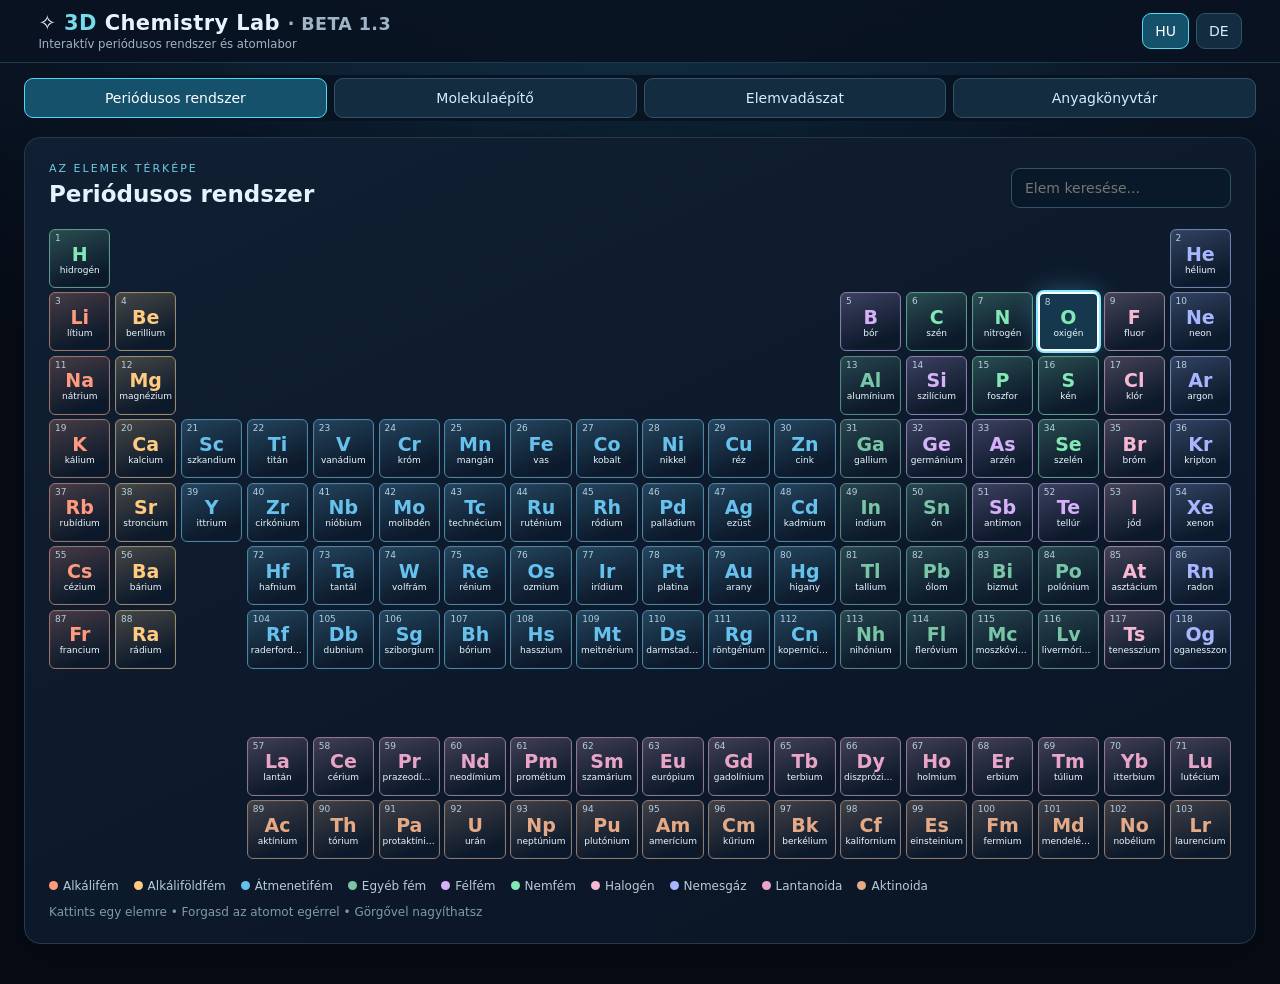
<file: chemistry_lab.html>
<!DOCTYPE html>
<html lang="hu"><head><meta charset="utf-8"/><meta content="width=device-width,initial-scale=1" name="viewport"/><title>3D Chemistry Lab · Beta</title><style>
:root{color-scheme:dark;--bg:#07101e;--panel:#0d1c2d;--line:#244158;--cyan:#52d8f5;--muted:#8ea9bc}*{box-sizing:border-box}body{margin:0;background:radial-gradient(ellipse at 45% 5%,#123b53 0%,#07101e 53%,#050a12 100%);color:#e5f3ff;font:14px system-ui,-apple-system,sans-serif;min-height:100vh}header{padding:18px 26px;border-bottom:1px solid #1e3b4e;display:flex;align-items:center;justify-content:space-between;gap:12px;flex-wrap:wrap}h1{font-size:21px;margin:0;letter-spacing:.4px}h1 span{color:var(--cyan)}small,.sub{color:var(--muted)}button,select,input{font:inherit}button,select{background:#132c40;border:1px solid #315369;color:#d8edfc;border-radius:9px;padding:9px 12px;cursor:pointer}button:hover,.tile:hover{border-color:var(--cyan)}button.active{background:#16516c;color:#fff;border-color:#52d8f5}input{background:#091929;color:#fff;border:1px solid #315369;border-radius:9px;padding:11px 13px;min-width:220px}main{max-width:1540px;margin:auto;padding:18px 24px}.top{display:grid;grid-template-columns:minmax(230px,1fr) minmax(330px,1.65fr) minmax(220px,1fr);gap:14px}.panel{background:#0c1a2bd9;border:1px solid #254057;border-radius:16px;padding:18px;box-shadow:0 10px 35px #0002}.eyebrow{font-size:11px;letter-spacing:2px;text-transform:uppercase;color:#70c9e2}.symbol{font-size:72px;color:#7ce5fa;font-weight:650;line-height:1.25;text-shadow:0 0 35px #24bcf488}.name{font-size:25px;font-weight:600}.data{display:grid;grid-template-columns:1fr auto;gap:11px;border-bottom:1px solid #20394a;padding:10px 0}.data span{color:#91aebf}.data b{font-variant-numeric:tabular-nums}.viewer{position:relative;min-height:340px;padding:0;overflow:hidden;background:radial-gradient(circle at center,#133d58,#081728 68%)}canvas{width:100%;height:340px;display:block;cursor:grab;touch-action:none}.viewerhead{position:absolute;top:16px;left:20px;pointer-events:none}.viewfoot{position:absolute;bottom:12px;left:12px;right:12px;display:flex;justify-content:center;gap:8px}.viewfoot button{padding:7px 10px;background:#092034d9}.note{font-size:12px;line-height:1.6;color:#a7c2d2;margin-top:14px}.tablepanel{margin-top:16px}.toolbar{display:flex;align-items:center;gap:12px;justify-content:space-between;flex-wrap:wrap;margin-bottom:18px}.gridwrap{overflow-x:auto;padding:3px 0 12px}.ptable{display:grid;grid-template-columns:repeat(18,minmax(45px,1fr));grid-template-rows:repeat(10,59px);gap:4px;min-width:900px}.tile{border:1px solid color-mix(in srgb,var(--c),#17283a 55%);background:color-mix(in srgb,var(--c),#091b2d 89%);border-radius:6px;position:relative;padding:4px 3px;text-align:center;cursor:pointer;color:#e8f7ff;min-width:0}.tile strong{display:block;font-size:19px;line-height:22px;color:var(--c)}.tile .num{position:absolute;top:3px;left:5px;font-size:9px;color:#b4d1de}.tile .ename{display:block;font-size:9px;overflow:hidden;text-overflow:ellipsis;white-space:nowrap}.tile.selected{border:2px solid #fff;box-shadow:0 0 17px var(--c);background:#16384e}.tile.dim{opacity:.16}.legend{display:flex;gap:15px;flex-wrap:wrap;margin-top:8px;color:#b7cbd8;font-size:12px}.dot{display:inline-block;width:9px;height:9px;border-radius:50%;margin-right:5px}.status{color:#6ad4ee}.tag{display:inline-block;border:1px solid #326079;padding:5px 9px;border-radius:20px;margin:4px 5px 0 0;color:#c9e5f4;font-size:12px}.help{margin-top:12px;color:#7d9aaf;font-size:12px}@media(max-width:1000px){.top{grid-template-columns:1fr 1fr}.viewer{grid-column:span 2;grid-row:1}.panel{min-width:0}}@media(max-width:560px){main{padding:10px}.top{grid-template-columns:1fr}.viewer{grid-column:span 1}header{padding:14px}.panel{padding:13px}}

.tabs{display:flex;gap:8px;margin:16px 0}.tabs button{flex:1}.extra{display:grid;grid-template-columns:1fr 1fr;gap:14px;margin-top:14px}.sample{height:120px;border-radius:12px;display:flex;align-items:center;justify-content:center;position:relative;overflow:hidden;background:radial-gradient(circle at 45% 40%,#334e62,#0a1523);border:1px solid #2b4659}.sample .material{width:92px;height:66px;border-radius:8px;transform:rotate(-12deg) skew(-7deg);box-shadow:12px 12px 17px #0009,inset 9px 8px 15px #fff3,inset -8px -8px 15px #0008}.sample .gas{border-radius:50%;filter:blur(13px);box-shadow:0 0 40px currentColor}.sample small{position:absolute;bottom:5px;right:9px;font-size:10px}.molecule-layout{display:grid;grid-template-columns:minmax(220px,1fr) minmax(300px,2fr);gap:14px}.molecule-canvas{width:100%;height:390px;background:radial-gradient(circle,#17384b,#071322);border:1px solid #315369;border-radius:12px;touch-action:none}.atom-pick{display:flex;gap:7px;flex-wrap:wrap;margin:12px 0}.atom-pick{max-height:155px;overflow-y:auto;align-content:flex-start}.atom-pick button{min-width:44px;padding:7px}.hint{color:#9bb9ca;font-size:12px;line-height:1.5}.pill{border:1px solid #426176;border-radius:9px;padding:8px;margin:6px 0}.hidden{display:none!important}@media(max-width:750px){.extra,.molecule-layout{grid-template-columns:1fr}}
 .tabs{flex-wrap:wrap}.tabs button{min-width:130px}.labrow{display:flex;gap:10px;align-items:center;flex-wrap:wrap;margin:12px 0}.labcanvas{height:270px;background:radial-gradient(circle,#12364a,#081322);border:1px solid #315369;border-radius:12px}.equation{font-size:23px;text-align:center;margin:14px;font-weight:650;color:#8ceaff}.huntoptions,.materialcards{display:grid;grid-template-columns:repeat(auto-fit,minmax(155px,1fr));gap:10px;margin:14px 0}.huntoptions button{text-align:left;min-height:54px}.materialcard{text-align:left;min-height:120px;display:flex;flex-direction:column;gap:8px}.materialcard strong{font-size:22px;color:#82e3f8}.materialcard small{line-height:1.5}.correct{border-color:#6fe7b5!important;background:#14513f!important}.wrong{border-color:#ff9c9c!important;background:#562b38!important}@media(max-width:560px){.tabs button{min-width:105px;padding:9px 5px;font-size:12px}.viewfoot{flex-wrap:wrap}} 
/* Beta 0.8 redesigned scientific workspace */
:root{--bg:#060c16;--panel:#0c1727;--line:#26384d;--cyan:#76dbef;--muted:#a1b4c6}
body{background:radial-gradient(ellipse 90% 55% at 50% -12%,#16465d 0%,#0a1525 58%,#060b14 100%);}
header{padding:11px clamp(14px,3vw,40px);position:sticky;top:0;z-index:20;background:#091321ee;backdrop-filter:blur(16px)}
main{max-width:1500px;margin:auto;padding:0 clamp(10px,2vw,24px) 40px}
.tabs{display:flex;overflow-x:auto;gap:7px;margin:12px 0 12px;padding:3px 0;position:sticky;top:57px;z-index:15;background:#091321df;backdrop-filter:blur(12px)}
.tabs button{white-space:nowrap;flex:1;min-width:unset;padding:11px 8px;font-size:clamp(11px,1.4vw,14px)}
.panel{border-color:#233a50;background:linear-gradient(155deg,#101f32,#0a1525);box-shadow:0 12px 40px #0002}
#periodSection{padding:clamp(12px,2vw,24px)}
#periodSection .toolbar{margin-bottom:13px}
.ptable{gap:clamp(2px,.35vw,5px)}
.tile{position:relative;min-width:0;transition:transform .12s,border-color .12s,background .12s;box-shadow:inset 0 0 0 1px #ffffff08;background:linear-gradient(160deg,color-mix(in srgb,var(--c) 23%,#102034),#0c192a 80%);border:1px solid color-mix(in srgb,var(--c) 54%,#263e50);border-radius:6px}
.tile:hover,.tile:focus-visible{transform:scale(1.11);z-index:3;border-color:#b0f5ff;box-shadow:0 0 23px #56d9fa44}
.tile.selected{box-shadow:0 0 0 2px #87ebff,0 0 26px #68dfff55}
#atomDetail{margin-top:12px;position:relative;grid-template-columns:minmax(195px,.75fr) minmax(280px,1.5fr) minmax(235px,1fr);gap:12px;animation:appear .22s ease}
#atomDetail.hidden{display:none!important}
#atomDetail .viewer{min-height:300px}
.close-detail{position:absolute;z-index:4;right:12px;top:12px;background:#193448;border:1px solid #4b738b}
@keyframes appear{from{opacity:.3;transform:translateY(-8px)}to{opacity:1;transform:translateY(0)}}
.molecule-layout{grid-template-columns:minmax(235px,330px) minmax(300px,1fr);align-items:start}
#molCanvas{height:410px;min-height:350px}
#atomPick{max-height:155px;overflow-y:auto;display:grid;grid-template-columns:repeat(auto-fill,minmax(39px,1fr));gap:4px;padding:8px;background:#061321;border:1px solid #25465c;border-radius:9px}
#atomPick button{min-width:0;padding:7px 0}
#reactionSection{display:block!important;margin:16px 0 0;background:#0b1a2b}
#reactionSection.hidden{display:block!important}
#reactionSection h2{margin-top:0}
#reactionSection .labcanvas{height:210px}
.inspector{grid-column:1/-1;display:grid;grid-template-columns:repeat(auto-fit,minmax(220px,1fr));gap:11px;margin-top:12px}
.inspector-card{background:#091d2d;border:1px solid #294b61;border-radius:12px;padding:14px;line-height:1.6}
.inspector-card h3{margin:0 0 8px;font-size:14px;color:#94eaff}
.inspector-card b{color:#fff}
.inspector-card p{margin:6px 0;color:#bcd0dd;font-size:13px}
.science-visual{display:flex;gap:8px;align-items:center;justify-content:center;padding:10px;background:#071522;border-radius:9px;margin:10px 0;font-size:23px}
.science-visual span{display:inline-flex;align-items:center;justify-content:center;border-radius:50%;width:37px;height:37px;background:#1f4053;border:1px solid #5e9db8}
.reaction-bridge{display:flex;align-items:center;gap:9px;flex-wrap:wrap;margin:10px 0}
.reaction-bridge button{background:#184153;border-color:#398da2}
@media(max-width:900px){#atomDetail{grid-template-columns:1fr 1fr}#atomDetail .viewer{grid-column:1/-1;grid-row:1}#atomDetail .panel{min-width:0}.molecule-layout{grid-template-columns:1fr}#molCanvas{height:360px}}
@media(max-width:540px){.tabs{top:56px}.tabs button{font-size:11px;padding:10px 6px}#atomDetail{grid-template-columns:1fr}#atomDetail .viewer{grid-column:auto}#periodSection{padding:10px}.tile .ename{display:none}.tile strong{font-size:clamp(9px,2.3vw,15px)}.tile .num{font-size:8px}.ptable{min-width:600px}#periodSection .gridwrap{overflow:auto}#molCanvas{height:340px}}

#materialsSection .materialcards{grid-template-columns:repeat(auto-fill,minmax(108px,1fr));gap:8px}
.materialFilters{display:flex;gap:6px;flex-wrap:wrap;margin:12px 0 16px}.materialFilter{font-size:12px;padding:7px 10px;border-radius:20px;background:#142b3f;border:1px solid #38546a;color:#c3d9e9;cursor:pointer}.materialFilter.active{background:#197e98;color:#fff;border-color:#67d3f1}
.materialTile{--matAccent:#45c6e7;display:flex;min-height:110px;flex-direction:column;justify-content:space-between;align-items:flex-start;padding:11px!important;border:1px solid color-mix(in srgb,var(--matAccent) 44%,#23415b)!important;border-left:4px solid var(--matAccent)!important;background:linear-gradient(140deg,color-mix(in srgb,var(--matAccent) 12%,#0b2235),#0b1b29)!important;text-align:left!important;border-radius:11px;min-width:0}
.materialTile strong{font-size:21px;color:#e8faff;line-height:1.15;overflow-wrap:anywhere}.materialTile span{font-size:12px;font-weight:650;color:#e6edf3}.materialTile small{font-size:10px;color:var(--matAccent)}.materialTile:hover,.materialTile.selected{outline:2px solid var(--matAccent);outline-offset:-2px;transform:translateY(-1px)}
.materialDetail{--matAccent:#49bde0;padding:18px;margin-top:18px;background:linear-gradient(135deg,color-mix(in srgb,var(--matAccent) 13%,#0b2131),#081a27);border:1px solid color-mix(in srgb,var(--matAccent) 48%,#26415c);border-radius:14px;min-height:160px}.materialDetailHead{display:flex;gap:10px;justify-content:space-between;align-items:center}.materialDetailHead small{color:var(--matAccent);font-size:12px}.materialDetailHead h3{margin:3px 0 8px;font-size:24px}.materialBigFormula{font-size:clamp(20px,4vw,34px);font-weight:750;color:#a9edff;word-break:break-word;text-align:right}.materialFacts{display:grid;grid-template-columns:repeat(auto-fit,minmax(130px,1fr));gap:8px;margin:14px 0}.materialFacts>div{padding:12px;background:#0b1d2f;border:1px solid #2e455d;border-radius:9px;display:grid;gap:5px}.materialFacts small{color:#94bbd2}.materialFacts b{color:#e9f5ff}.materialNote{color:#b5cada;font-size:13px;line-height:1.6}.primaryMaterialAction{background:#137f9b!important;color:white!important;border:1px solid #65d5e9!important;padding:12px!important;margin:12px 0 2px!important;border-radius:10px!important}
@media(max-width:600px){#materialsSection .materialcards{grid-template-columns:repeat(3,minmax(0,1fr))}.materialTile{min-height:102px;padding:8px!important}.materialTile strong{font-size:17px}.materialDetailHead h3{font-size:19px}.materialDetail{padding:12px}}

#modelNotice{font-size:13px;margin:9px 0;padding:10px 12px;border-left:3px solid #55cce8;background:#102b3d;border-radius:7px;color:#cee4f3}
#modelNotice[data-kind="lattice"],#modelNotice[data-kind="metal"]{border-color:#edbd64}
#modelNotice[data-kind="polymer"],#modelNotice[data-kind="network"]{border-color:#b4a5f2}
#importMaterialsBtn{border-color:#56bed6}#importStatus{margin:4px 0 10px}
</style><style>
.science-grid{display:grid;grid-template-columns:repeat(auto-fit,minmax(190px,1fr));gap:10px;margin-top:12px}.science-card{background:#0b2233;border:1px solid #31546a;border-radius:12px;padding:12px}.science-card strong{color:#80dff2}.science-card p{font-size:12px;line-height:1.5;color:#c2d7e3}.science-track{height:13px;border-radius:8px;background:#233f51;overflow:hidden;margin:8px 0}.science-fill{height:100%;background:linear-gradient(90deg,#57c8e5,#9fefb4)}.science-orbit{display:flex;gap:6px;flex-wrap:wrap;align-items:center;margin:8px 0}.science-dot{width:13px;height:13px;background:#6ce3ff;border-radius:50%;box-shadow:0 0 6px #58d7ff}.science-empty{width:13px;height:13px;border:1px dashed #658397;border-radius:50%}.science-result{padding:12px;border-radius:9px;background:#103145;border-left:3px solid #6ce3ff;line-height:1.6;margin-top:10px}.balance-form{display:flex;align-items:center;gap:7px;flex-wrap:wrap;margin:12px 0}.balance-term{display:inline-flex;gap:4px;align-items:center}.balance-term input{width:48px;background:#071522;color:#fff;border:1px solid #57788a;border-radius:7px;padding:8px;font-size:17px;text-align:center}.balance-table{border-collapse:collapse;width:100%;font-size:13px}.balance-table th,.balance-table td{padding:7px;border-bottom:1px solid #2e4c60;text-align:center}.balance-good{color:#8df0ba}.balance-bad{color:#ffa39c}.science-muted{color:#a9c4d3;font-size:12px;line-height:1.5}

#validatorPanel{margin:14px 0;padding:17px;background:linear-gradient(135deg,#102a3c,#0a1b2a);border:1px solid #35768b;border-radius:14px}
#validatorPanel h3{margin:0 0 8px;color:#a5ebff}.vstatus{font-weight:700;margin:7px 0;padding:8px;border-radius:8px;background:#152e41}.vok{color:#80edbc}.vbad{color:#ffaaa9}.vmaybe{color:#ffdd91}.vrows{display:flex;gap:7px;flex-wrap:wrap;margin:9px 0}.vrows span{padding:5px 8px;border:1px solid #41637c;border-radius:8px}.vEquation{font-size:20px;color:#9beafa;font-weight:600;line-height:1.5;padding:12px;border:1px solid #375d75;border-radius:10px;margin:10px 0}.vsmall{font-size:12px;color:#a8c0d2;line-height:1.5}
#orbitalLegend{font-size:12px;color:#b4d8f2;margin-top:6px;background:#071524ac;border-radius:6px;padding:5px}
</style></head><body><header><div><h1>✧ <span>3D</span> Chemistry Lab <small>· BETA 1.3</small></h1><small id="tagline">Interaktív periódusos rendszer és atomlabor</small></div><div style="display:flex;gap:7px;flex-wrap:wrap"><button class="active" id="hu">HU</button><button id="de">DE</button></div></header><main><div class="tabs"><button class="active" id="periodTab">Periódusos rendszer</button><button id="moleculeTab">Molekulaépítő</button><button id="reactionTab" style="display:none!important">Reakciólabor</button><button id="huntTab">Elemvadászat</button><button id="materialsTab">Anyagkönyvtár</button></div><section class="panel tablepanel" id="periodSection"><div class="toolbar"><div><div class="eyebrow" id="tableLabel">AZ ELEMEK TÉRKÉPE</div><h2 id="tableTitle" style="margin:6px 0;font-size:23px">Periódusos rendszer</h2></div><input aria-label="Elem keresése" id="search" placeholder="Elem keresése..."/></div><div class="gridwrap"><div class="ptable" id="ptable"></div></div><div class="legend" id="legend"></div><div class="help" id="help">Kattints egy elemre • Forgasd az atomot egérrel • Görgővel nagyíthatsz</div></section><section class="top hidden" id="atomDetail"><button class="close-detail" id="closeAtom">×  Bezárás</button><article class="panel"><div class="eyebrow" id="elementLabel">KIVÁLASZTOTT ELEM</div><div class="symbol" id="symbol">O</div><div class="name" id="name">Oxigén</div><p class="sub" id="category"></p><div id="basic"></div><div class="note" id="explanation"></div></article><article class="panel viewer"><canvas aria-label="Szemléltető atommodell" id="atom"></canvas><div class="viewerhead"><div class="eyebrow" id="viewLabel">ATOMVIZUALIZÁCIÓ</div><small id="viewSub">Egyszerűsített elektronhéj-modell</small><div id="orbitalLegend" class="hidden"></div><div id="nucleusLegend" style="font-size:11px;color:#f3c4a3;margin-top:5px">Piros: proton · arany: neutron</div></div><div class="viewfoot"><button class="active" id="bohrMode">Bohr</button><button id="quantumMode">Kvantum</button><button id="pause">⏸</button><button id="reset">↺</button><button id="minus">−</button><button id="plus">+</button></div></article><article class="panel"><div class="eyebrow" id="propertiesLabel">ATOMADATOK</div><div id="details"></div><div class="pill"><label id="isotopeLabel">Izotóp</label> <select id="isotope"></select></div><div class="hint" id="isotopeDetails"></div><div id="physicalDetails"></div><div class="sample" id="sample"><div class="material" id="material"></div><small id="sampleCaption"></small></div><div class="hint" id="photoLink"></div><div class="note" id="scientificNote"></div></article></section><section class="panel tablepanel hidden" id="moleculeSection"><div class="eyebrow" id="molTitle">MOLEKULAÉPÍTŐ</div><div class="molecule-layout"><div><h2 id="molHeading">Építs molekulát!</h2><div class="hint" id="molHelp"></div><div class="atom-pick" id="atomPick"></div><div class="pill"><label id="bondLabel">Kötésrend</label> <select id="bondOrder"><option value="1">1 — egyszeres</option><option value="2">2 — kettős</option><option value="3">3 — hármas</option></select></div><div class="pill"><label id="presetLabel">Példák</label> <select id="presets"><option value="">—</option><option value="H2O">H₂O</option><option value="CO2">CO₂</option><option value="CH4">CH₄</option><option value="NH3">NH₃</option><option value="O2">O₂</option><option value="N2">N₂</option><option value="H2">H₂</option><option value="HCl">HCl</option><option value="H2O2">H₂O₂</option><option value="C2H4">C₂H₄ (etén)</option><option value="C2H2">C₂H₂ (etin)</option><option value="C2H6">C₂H₆ (etán)</option><option value="C2H5OH">C₂H₅OH (etanol)</option><option value="CH3COOH">CH₃COOH (ecetsav)</option><option value="C6H12O6">C₆H₁₂O₆ (glükóz)</option></select></div><button id="undoMol">↶ Visszavonás</button> <button id="clearMol">Törlés</button><div class="note" id="molStatus"></div><div class="note" id="molScience"></div><div aria-live="polite" id="bondScience"></div><div aria-live="polite" class="pill" id="bondExplanation"></div><label class="hint"><input checked="" id="molParticles" type="checkbox"/> <span id="molParticlesLabel">Protonok, neutronok és elektronhéjak</span></label></div><div><canvas class="molecule-canvas" id="molCanvas"></canvas><div id="modelNotice" class="hidden"></div><div class="hint" id="molCanvasHelp"></div></div><div class="inspector" id="moleculeInspector"></div><div id="validatorPanel" aria-live="polite"></div></div><section class="panel tablepanel hidden" id="reactionSection"><h2 id="reactionHeading">Reakciólabor</h2><p class="hint" id="reactionIntro"></p><div class="reaction-bridge" id="reactionBridge"></div><div class="labrow"><select id="reactionSelect"></select><button id="reactionPlay">▶</button><button id="reactionReset">↺</button></div><canvas aria-label="Reakcióanimáció" class="labcanvas" id="reactionCanvas"></canvas><div class="equation" id="reactionEquation"></div><div class="note" id="reactionDescription"></div><div class="pill" id="reactionBalance"></div><div class="pill" id="balanceWorkbench"><h3 id="balanceTitle">Reakcióegyenlet rendezése</h3><p class="science-muted" id="balanceHelp"></p><div class="balance-form" id="balanceInputs"></div><div id="balanceAnalysis"></div><button id="balanceSolve">✓</button><button id="balanceReveal">?</button><div aria-live="polite" class="science-result" id="balanceFeedback"></div></div></section></section><section class="panel tablepanel hidden" id="huntSection"><h2 id="huntHeading">Elemvadászat</h2><div class="labrow"><span class="tag" id="huntProgress"></span><button id="huntNext">↻</button></div><h3 id="huntQuestion"></h3><div class="huntoptions" id="huntOptions"></div><div aria-live="polite" class="note" id="huntFeedback"></div></section><section class="panel tablepanel hidden" id="materialsSection"><h2 id="materialsHeading">Hétköznapi anyagok · bővíthető könyvtár</h2><div class="labrow"><input id="materialSearch" placeholder="Keresés…"/><button id="importMaterialsBtn" type="button">＋ JSON importálása / JSON importieren</button><input id="importMaterialsInput" type="file" accept=".json,application/json" hidden/><button id="exportMaterialsBtn" type="button">⇩ Példa JSON</button><button id="clearImportedBtn" type="button">↺ Importált elemek törlése</button></div><div id="importStatus" class="science-muted" role="status" aria-live="polite"></div><div id="materialFilters" class="materialFilters"></div><div class="materialcards" id="materialCards"></div><div class="pill" id="materialDetail"></div></section></main><script id="element-data" type="application/json">[{"z":1,"s":"H","hu":"hidrogén","de":"Wasserstoff","mass":1.008,"shell":[],"g":1,"r":1,"cat":"nonmetal"},{"z":2,"s":"He","hu":"hélium","de":"Helium","mass":4.003,"shell":[],"g":18,"r":1,"cat":"noble"},{"z":3,"s":"Li","hu":"lítium","de":"Lithium","mass":6.941,"shell":[],"g":1,"r":2,"cat":"alkali"},{"z":4,"s":"Be","hu":"berillium","de":"Beryllium","mass":9.012,"shell":[],"g":2,"r":2,"cat":"earth"},{"z":5,"s":"B","hu":"bór","de":"Bor","mass":10.812,"shell":[],"g":13,"r":2,"cat":"metalloid"},{"z":6,"s":"C","hu":"szén","de":"Kohlenstoff","mass":12.011,"shell":[],"g":14,"r":2,"cat":"nonmetal"},{"z":7,"s":"N","hu":"nitrogén","de":"Stickstoff","mass":14.007,"shell":[],"g":15,"r":2,"cat":"nonmetal"},{"z":8,"s":"O","hu":"oxigén","de":"Sauerstoff","mass":15.999,"shell":[],"g":16,"r":2,"cat":"nonmetal"},{"z":9,"s":"F","hu":"fluor","de":"Fluor","mass":18.998,"shell":[],"g":17,"r":2,"cat":"halogen"},{"z":10,"s":"Ne","hu":"neon","de":"Neon","mass":20.18,"shell":[],"g":18,"r":2,"cat":"noble"},{"z":11,"s":"Na","hu":"nátrium","de":"Natrium","mass":22.99,"shell":[],"g":1,"r":3,"cat":"alkali"},{"z":12,"s":"Mg","hu":"magnézium","de":"Magnesium","mass":24.305,"shell":[],"g":2,"r":3,"cat":"earth"},{"z":13,"s":"Al","hu":"alumínium","de":"Aluminium","mass":26.982,"shell":[],"g":13,"r":3,"cat":"post"},{"z":14,"s":"Si","hu":"szilícium","de":"Silicium","mass":28.086,"shell":[],"g":14,"r":3,"cat":"metalloid"},{"z":15,"s":"P","hu":"foszfor","de":"Phosphor","mass":30.974,"shell":[],"g":15,"r":3,"cat":"nonmetal"},{"z":16,"s":"S","hu":"kén","de":"Schwefel","mass":32.067,"shell":[],"g":16,"r":3,"cat":"nonmetal"},{"z":17,"s":"Cl","hu":"klór","de":"Chlor","mass":35.453,"shell":[],"g":17,"r":3,"cat":"halogen"},{"z":18,"s":"Ar","hu":"argon","de":"Argon","mass":39.948,"shell":[],"g":18,"r":3,"cat":"noble"},{"z":19,"s":"K","hu":"kálium","de":"Kalium","mass":39.098,"shell":[],"g":1,"r":4,"cat":"alkali"},{"z":20,"s":"Ca","hu":"kalcium","de":"Calcium","mass":40.078,"shell":[],"g":2,"r":4,"cat":"earth"},{"z":21,"s":"Sc","hu":"szkandium","de":"Scandium","mass":44.956,"shell":[],"g":3,"r":4,"cat":"transition"},{"z":22,"s":"Ti","hu":"titán","de":"Titan","mass":47.867,"shell":[],"g":4,"r":4,"cat":"transition"},{"z":23,"s":"V","hu":"vanádium","de":"Vanadium","mass":50.944,"shell":[],"g":5,"r":4,"cat":"transition"},{"z":24,"s":"Cr","hu":"króm","de":"Chrom","mass":51.996,"shell":[],"g":6,"r":4,"cat":"transition"},{"z":25,"s":"Mn","hu":"mangán","de":"Mangan","mass":54.938,"shell":[],"g":7,"r":4,"cat":"transition"},{"z":26,"s":"Fe","hu":"vas","de":"Eisen","mass":55.845,"shell":[],"g":8,"r":4,"cat":"transition"},{"z":27,"s":"Co","hu":"kobalt","de":"Cobalt","mass":58.933,"shell":[],"g":9,"r":4,"cat":"transition"},{"z":28,"s":"Ni","hu":"nikkel","de":"Nickel","mass":58.693,"shell":[],"g":10,"r":4,"cat":"transition"},{"z":29,"s":"Cu","hu":"réz","de":"Kupfer","mass":63.546,"shell":[],"g":11,"r":4,"cat":"transition"},{"z":30,"s":"Zn","hu":"cink","de":"Zink","mass":65.39,"shell":[],"g":12,"r":4,"cat":"transition"},{"z":31,"s":"Ga","hu":"gallium","de":"Gallium","mass":69.723,"shell":[],"g":13,"r":4,"cat":"post"},{"z":32,"s":"Ge","hu":"germánium","de":"Germanium","mass":72.61,"shell":[],"g":14,"r":4,"cat":"metalloid"},{"z":33,"s":"As","hu":"arzén","de":"Arsen","mass":74.922,"shell":[],"g":15,"r":4,"cat":"metalloid"},{"z":34,"s":"Se","hu":"szelén","de":"Selen","mass":78.96,"shell":[],"g":16,"r":4,"cat":"nonmetal"},{"z":35,"s":"Br","hu":"bróm","de":"Brom","mass":79.904,"shell":[],"g":17,"r":4,"cat":"halogen"},{"z":36,"s":"Kr","hu":"kripton","de":"Krypton","mass":83.8,"shell":[],"g":18,"r":4,"cat":"noble"},{"z":37,"s":"Rb","hu":"rubídium","de":"Rubidium","mass":85.468,"shell":[],"g":1,"r":5,"cat":"alkali"},{"z":38,"s":"Sr","hu":"stroncium","de":"Strontium","mass":87.62,"shell":[],"g":2,"r":5,"cat":"earth"},{"z":39,"s":"Y","hu":"ittrium","de":"Yttrium","mass":88.906,"shell":[],"g":3,"r":5,"cat":"transition"},{"z":40,"s":"Zr","hu":"cirkónium","de":"Zirconium","mass":91.224,"shell":[],"g":4,"r":5,"cat":"transition"},{"z":41,"s":"Nb","hu":"nióbium","de":"Niob","mass":92.906,"shell":[],"g":5,"r":5,"cat":"transition"},{"z":42,"s":"Mo","hu":"molibdén","de":"Molybdän","mass":95.94,"shell":[],"g":6,"r":5,"cat":"transition"},{"z":43,"s":"Tc","hu":"technécium","de":"Technetium","mass":98.0,"shell":[],"g":7,"r":5,"cat":"transition"},{"z":44,"s":"Ru","hu":"ruténium","de":"Ruthenium","mass":101.07,"shell":[],"g":8,"r":5,"cat":"transition"},{"z":45,"s":"Rh","hu":"ródium","de":"Rhodium","mass":102.906,"shell":[],"g":9,"r":5,"cat":"transition"},{"z":46,"s":"Pd","hu":"palládium","de":"Palladium","mass":106.42,"shell":[],"g":10,"r":5,"cat":"transition"},{"z":47,"s":"Ag","hu":"ezüst","de":"Silber","mass":107.868,"shell":[],"g":11,"r":5,"cat":"transition"},{"z":48,"s":"Cd","hu":"kadmium","de":"Cadmium","mass":112.412,"shell":[],"g":12,"r":5,"cat":"transition"},{"z":49,"s":"In","hu":"indium","de":"Indium","mass":114.818,"shell":[],"g":13,"r":5,"cat":"post"},{"z":50,"s":"Sn","hu":"ón","de":"Zinn","mass":118.711,"shell":[],"g":14,"r":5,"cat":"post"},{"z":51,"s":"Sb","hu":"antimon","de":"Antimon","mass":121.76,"shell":[],"g":15,"r":5,"cat":"metalloid"},{"z":52,"s":"Te","hu":"tellúr","de":"Tellur","mass":127.6,"shell":[],"g":16,"r":5,"cat":"metalloid"},{"z":53,"s":"I","hu":"jód","de":"Iod","mass":126.904,"shell":[],"g":17,"r":5,"cat":"halogen"},{"z":54,"s":"Xe","hu":"xenon","de":"Xenon","mass":131.29,"shell":[],"g":18,"r":5,"cat":"noble"},{"z":55,"s":"Cs","hu":"cézium","de":"Caesium","mass":132.905,"shell":[],"g":1,"r":6,"cat":"alkali"},{"z":56,"s":"Ba","hu":"bárium","de":"Barium","mass":137.328,"shell":[],"g":2,"r":6,"cat":"earth"},{"z":57,"s":"La","hu":"lantán","de":"Lanthan","mass":138.906,"shell":[],"g":4,"r":9,"cat":"lanth"},{"z":58,"s":"Ce","hu":"cérium","de":"Cer","mass":140.116,"shell":[],"g":5,"r":9,"cat":"lanth"},{"z":59,"s":"Pr","hu":"prazeodímium","de":"Praseodym","mass":140.908,"shell":[],"g":6,"r":9,"cat":"lanth"},{"z":60,"s":"Nd","hu":"neodímium","de":"Neodym","mass":144.24,"shell":[],"g":7,"r":9,"cat":"lanth"},{"z":61,"s":"Pm","hu":"prométium","de":"Promethium","mass":145.0,"shell":[],"g":8,"r":9,"cat":"lanth"},{"z":62,"s":"Sm","hu":"szamárium","de":"Samarium","mass":150.36,"shell":[],"g":9,"r":9,"cat":"lanth"},{"z":63,"s":"Eu","hu":"európium","de":"Europium","mass":151.964,"shell":[],"g":10,"r":9,"cat":"lanth"},{"z":64,"s":"Gd","hu":"gadolínium","de":"Gadolinium","mass":157.25,"shell":[],"g":11,"r":9,"cat":"lanth"},{"z":65,"s":"Tb","hu":"terbium","de":"Terbium","mass":158.925,"shell":[],"g":12,"r":9,"cat":"lanth"},{"z":66,"s":"Dy","hu":"diszprózium","de":"Dysprosium","mass":162.5,"shell":[],"g":13,"r":9,"cat":"lanth"},{"z":67,"s":"Ho","hu":"holmium","de":"Holmium","mass":164.93,"shell":[],"g":14,"r":9,"cat":"lanth"},{"z":68,"s":"Er","hu":"erbium","de":"Erbium","mass":167.26,"shell":[],"g":15,"r":9,"cat":"lanth"},{"z":69,"s":"Tm","hu":"túlium","de":"Thulium","mass":168.934,"shell":[],"g":16,"r":9,"cat":"lanth"},{"z":70,"s":"Yb","hu":"itterbium","de":"Ytterbium","mass":173.04,"shell":[],"g":17,"r":9,"cat":"lanth"},{"z":71,"s":"Lu","hu":"lutécium","de":"Lutetium","mass":174.967,"shell":[],"g":18,"r":9,"cat":"lanth"},{"z":72,"s":"Hf","hu":"hafnium","de":"Hafnium","mass":178.49,"shell":[],"g":4,"r":6,"cat":"transition"},{"z":73,"s":"Ta","hu":"tantál","de":"Tantal","mass":180.948,"shell":[],"g":5,"r":6,"cat":"transition"},{"z":74,"s":"W","hu":"volfrám","de":"Wolfram","mass":183.84,"shell":[],"g":6,"r":6,"cat":"transition"},{"z":75,"s":"Re","hu":"rénium","de":"Rhenium","mass":186.207,"shell":[],"g":7,"r":6,"cat":"transition"},{"z":76,"s":"Os","hu":"ozmium","de":"Osmium","mass":190.23,"shell":[],"g":8,"r":6,"cat":"transition"},{"z":77,"s":"Ir","hu":"irídium","de":"Iridium","mass":192.217,"shell":[],"g":9,"r":6,"cat":"transition"},{"z":78,"s":"Pt","hu":"platina","de":"Platin","mass":195.078,"shell":[],"g":10,"r":6,"cat":"transition"},{"z":79,"s":"Au","hu":"arany","de":"Gold","mass":196.967,"shell":[],"g":11,"r":6,"cat":"transition"},{"z":80,"s":"Hg","hu":"higany","de":"Quecksilber","mass":200.59,"shell":[],"g":12,"r":6,"cat":"transition"},{"z":81,"s":"Tl","hu":"tallium","de":"Thallium","mass":204.383,"shell":[],"g":13,"r":6,"cat":"post"},{"z":82,"s":"Pb","hu":"ólom","de":"Blei","mass":207.2,"shell":[],"g":14,"r":6,"cat":"post"},{"z":83,"s":"Bi","hu":"bizmut","de":"Bismut","mass":208.98,"shell":[],"g":15,"r":6,"cat":"post"},{"z":84,"s":"Po","hu":"polónium","de":"Polonium","mass":209.0,"shell":[],"g":16,"r":6,"cat":"post"},{"z":85,"s":"At","hu":"asztácium","de":"Astat","mass":210.0,"shell":[],"g":17,"r":6,"cat":"halogen"},{"z":86,"s":"Rn","hu":"radon","de":"Radon","mass":222.0,"shell":[],"g":18,"r":6,"cat":"noble"},{"z":87,"s":"Fr","hu":"francium","de":"Francium","mass":223.0,"shell":[],"g":1,"r":7,"cat":"alkali"},{"z":88,"s":"Ra","hu":"rádium","de":"Radium","mass":226.0,"shell":[],"g":2,"r":7,"cat":"earth"},{"z":89,"s":"Ac","hu":"aktínium","de":"Actinium","mass":227.0,"shell":[],"g":4,"r":10,"cat":"act"},{"z":90,"s":"Th","hu":"tórium","de":"Thorium","mass":232.038,"shell":[],"g":5,"r":10,"cat":"act"},{"z":91,"s":"Pa","hu":"protaktínium","de":"Protactinium","mass":231.036,"shell":[],"g":6,"r":10,"cat":"act"},{"z":92,"s":"U","hu":"urán","de":"Uran","mass":238.029,"shell":[],"g":7,"r":10,"cat":"act"},{"z":93,"s":"Np","hu":"neptúnium","de":"Neptunium","mass":237.0,"shell":[],"g":8,"r":10,"cat":"act"},{"z":94,"s":"Pu","hu":"plutónium","de":"Plutonium","mass":244.0,"shell":[],"g":9,"r":10,"cat":"act"},{"z":95,"s":"Am","hu":"amerícium","de":"Americium","mass":243.0,"shell":[],"g":10,"r":10,"cat":"act"},{"z":96,"s":"Cm","hu":"kűrium","de":"Curium","mass":247.0,"shell":[],"g":11,"r":10,"cat":"act"},{"z":97,"s":"Bk","hu":"berkélium","de":"Berkelium","mass":247.0,"shell":[],"g":12,"r":10,"cat":"act"},{"z":98,"s":"Cf","hu":"kalifornium","de":"Californium","mass":251.0,"shell":[],"g":13,"r":10,"cat":"act"},{"z":99,"s":"Es","hu":"einsteinium","de":"Einsteinium","mass":252.0,"shell":[],"g":14,"r":10,"cat":"act"},{"z":100,"s":"Fm","hu":"fermium","de":"Fermium","mass":257.0,"shell":[],"g":15,"r":10,"cat":"act"},{"z":101,"s":"Md","hu":"mendelévium","de":"Mendelevium","mass":258.0,"shell":[],"g":16,"r":10,"cat":"act"},{"z":102,"s":"No","hu":"nobélium","de":"Nobelium","mass":259.0,"shell":[],"g":17,"r":10,"cat":"act"},{"z":103,"s":"Lr","hu":"laurencium","de":"Lawrencium","mass":262.0,"shell":[],"g":18,"r":10,"cat":"act"},{"z":104,"s":"Rf","hu":"raderfordium","de":"Rutherfordium","mass":267.0,"shell":[],"g":4,"r":7,"cat":"transition"},{"z":105,"s":"Db","hu":"dubnium","de":"Dubnium","mass":268.0,"shell":[],"g":5,"r":7,"cat":"transition"},{"z":106,"s":"Sg","hu":"sziborgium","de":"Seaborgium","mass":269.0,"shell":[],"g":6,"r":7,"cat":"transition"},{"z":107,"s":"Bh","hu":"bórium","de":"Bohrium","mass":270.0,"shell":[],"g":7,"r":7,"cat":"transition"},{"z":108,"s":"Hs","hu":"hasszium","de":"Hassium","mass":269.0,"shell":[],"g":8,"r":7,"cat":"transition"},{"z":109,"s":"Mt","hu":"meitnérium","de":"Meitnerium","mass":278.0,"shell":[],"g":9,"r":7,"cat":"transition"},{"z":110,"s":"Ds","hu":"darmstadtium","de":"Darmstadtium","mass":281.0,"shell":[],"g":10,"r":7,"cat":"transition"},{"z":111,"s":"Rg","hu":"röntgénium","de":"Röntgenium","mass":281.0,"shell":[],"g":11,"r":7,"cat":"transition"},{"z":112,"s":"Cn","hu":"kopernícium","de":"Copernicium","mass":285.0,"shell":[],"g":12,"r":7,"cat":"transition"},{"z":113,"s":"Nh","hu":"nihónium","de":"Nihonium","mass":284.0,"shell":[],"g":13,"r":7,"cat":"post"},{"z":114,"s":"Fl","hu":"fleróvium","de":"Flerovium","mass":289.0,"shell":[],"g":14,"r":7,"cat":"post"},{"z":115,"s":"Mc","hu":"moszkóvium","de":"Moscovium","mass":288.0,"shell":[],"g":15,"r":7,"cat":"post"},{"z":116,"s":"Lv","hu":"livermórium","de":"Livermorium","mass":293.0,"shell":[],"g":16,"r":7,"cat":"post"},{"z":117,"s":"Ts","hu":"tenesszium","de":"Tenness","mass":292.0,"shell":[],"g":17,"r":7,"cat":"halogen"},{"z":118,"s":"Og","hu":"oganesszon","de":"Oganesson","mass":294.0,"shell":[],"g":18,"r":7,"cat":"noble"}]</script><script>
const elements=JSON.parse(document.getElementById('element-data').textContent);
const palette={alkali:'#ff9a7e',earth:'#ffcb81',transition:'#66c1ec',post:'#79c6a6',metalloid:'#d6b1fa',nonmetal:'#82e8b5',halogen:'#f6b8d3',noble:'#a7b6ff',lanth:'#e9a5c7',act:'#e5aa85'};
const cats={alkali:['Alkálifém','Alkalimetall'],earth:['Alkáliföldfém','Erdalkalimetall'],transition:['Átmenetifém','Übergangsmetall'],post:['Egyéb fém','Sonstiges Metall'],metalloid:['Félfém','Halbmetall'],nonmetal:['Nemfém','Nichtmetall'],halogen:['Halogén','Halogen'],noble:['Nemesgáz','Edelgas'],lanth:['Lantanoida','Lanthanoid'],act:['Aktinoida','Actinoid']};
const strings={hu:{tagline:'Interaktív periódusos rendszer és atomlabor',begin:'Kezdő',advanced:'Haladó',elementLabel:'KIVÁLASZTOTT ELEM',viewLabel:'ATOMVIZUALIZÁCIÓ',viewSub:'Egyszerűsített elektronhéj-modell',propertiesLabel:'ATOMADATOK',tableLabel:'AZ ELEMEK TÉRKÉPE',tableTitle:'Periódusos rendszer',search:'Elem keresése...',help:'Kattints egy elemre • Forgasd az atomot egérrel • Görgővel nagyíthatsz',atomic:'Rendszám',mass:'Relatív atomtömeg',protons:'Protonok',neutrons:'Neutronok (becslés)',nucleusLegend:'Piros: proton · arany: neutron',electrons:'Elektronok (semleges atom)',shells:'Elektronok héjanként',group:'Csoport',period:'Periódus',category:'Elemcsalád',model:'Ez egy oktatási szemléltetés: az elektronok nem rögzített körpályákon mozognak. A neutronok száma itt a kerekített atomtömegből becsült; izotóponként eltérhet. A mag részecskeelrendezése sematikus.',advancedNote:'A héjak elektroneloszlása egyszerűsített. Az alhéjak és kvantumállapotok pontosabb leírást adnak.',basicNote:'A rendszám megadja a protonok számát. Semleges atomban ugyanennyi elektron található.',unit:'u',unknown:'—'},de:{tagline:'Interaktives Periodensystem und Atomlabor',begin:'Einfach',advanced:'Fortgeschritten',elementLabel:'AUSGEWÄHLTES ELEMENT',viewLabel:'ATOMVISUALISIERUNG',viewSub:'Vereinfachtes Schalenmodell',propertiesLabel:'ATOMDATEN',tableLabel:'ELEMENTÜBERSICHT',tableTitle:'Periodensystem',search:'Element suchen...',help:'Element anklicken • Atom mit Maus drehen • Zum Zoomen scrollen',atomic:'Ordnungszahl',mass:'Relative Atommasse',protons:'Protonen',neutrons:'Neutronen (Schätzung)',nucleusLegend:'Rot: Proton · Gold: Neutron',electrons:'Elektronen (neutrales Atom)',shells:'Elektronen pro Schale',group:'Gruppe',period:'Periode',category:'Elementfamilie',model:'Dies ist ein didaktisches Modell: Elektronen bewegen sich nicht auf festen Kreisbahnen. Die Neutronenzahl wird hier aus der gerundeten Atommasse geschätzt und kann je nach Isotop abweichen. Die Kernanordnung ist schematisch.',advancedNote:'Die Schalenbelegung ist vereinfacht. Unterschalen und Quantenzustände beschreiben das Atom genauer.',basicNote:'Die Ordnungszahl entspricht der Protonenzahl. Ein neutrales Atom hat ebenso viele Elektronen.',unit:'u',unknown:'—'}};
let lang='hu',mode='advanced',selected=8,query='',playing=true,rotX=.22,rotY=.3,zoom=1,drag=false,px=0,py=0,clock=0;
const $=id=>document.getElementById(id);const t=k=>strings[lang][k];
function shellCounts(z){let occ=[0,0,0,0,0,0,0];let orbitals=[[1,2],[2,2],[2,6],[3,2],[3,6],[4,2],[3,10],[4,6],[5,2],[4,10],[5,6],[6,2],[4,14],[5,10],[6,6],[7,2],[5,14],[6,10],[7,6]];for(const [n,cap] of orbitals){let v=Math.min(z,cap);occ[n-1]+=v;z-=v;if(!z)break}return occ.filter(x=>x>0)}
// Special electron configurations are not calculated in this beta; shell view is approximate for transition elements.
function render(){document.documentElement.lang=lang;for(let k of ['tagline','elementLabel','viewLabel','viewSub','propertiesLabel','tableLabel','tableTitle','help'])$(k).textContent=t(k);$('search').placeholder=t('search');$('nucleusLegend').textContent=t('nucleusLegend');for(let b of ['hu','de'])$(b).classList.toggle('active',b===lang);let e=elements[selected-1];$('symbol').textContent=e.s;$('name').textContent=e[lang][0].toUpperCase()+e[lang].slice(1);$('category').textContent=cats[e.cat][lang==='hu'?0:1];$('basic').innerHTML=rows([[t('atomic'),e.z],[t('mass'),e.mass+' '+t('unit')],[t('category'),cats[e.cat][lang==='hu'?0:1]]]);$('details').innerHTML=rows([[t('protons'),e.z],[lang==='hu'?'Neutronok (kiválasztott izotóp)':'Neutronen (gewähltes Isotop)',(activeIsotope ?? Math.round(e.mass))-e.z],[t('electrons'),e.z],...(mode==='advanced'?[[t('group'),e.r>=9?'—':e.g===3&&e.r>=6?'—':e.g],[t('period'),e.r===9?6:e.r===10?7:e.r],[t('shells'),shellCounts(e.z).join(' · ')]]:[])]);$('explanation').textContent=mode==='begin'?t('basicNote'):t('advancedNote');$('scientificNote').textContent=t('model');renderTable()}
function rows(items){return items.map(([k,v])=>`<div class="data"><span>${k}</span><b>${v}</b></div>`).join('')}
function renderTable(){let root=$('ptable');root.replaceChildren();for(let e of elements){let b=document.createElement('button');b.className='tile'+(e.z===selected?' selected':'')+((query&&!`${e.z} ${e.s} ${e.hu} ${e.de}`.toLocaleLowerCase().includes(query))?' dim':'');b.style.cssText=`--c:${palette[e.cat]};grid-column:${e.g};grid-row:${e.r}`;b.title=`${e.z} · ${e[lang]}`;b.innerHTML=`<span class="num">${e.z}</span><strong>${e.s}</strong><span class="ename">${e[lang]}</span>`;b.onclick=()=>{selected=e.z;render()};root.appendChild(b)}$('legend').innerHTML=Object.entries(cats).map(([k,v])=>`<span><i class="dot" style="background:${palette[k]}"></i>${v[lang==='hu'?0:1]}</span>`).join('')}
$('search').oninput=e=>{query=e.target.value.trim().toLocaleLowerCase();renderTable()};for(let l of ['hu','de'])$(l).onclick=()=>{lang=l;render()};$('pause').onclick=()=>{playing=!playing;$('pause').textContent=playing?'⏸':'▶'};$('reset').onclick=()=>{rotX=.22;rotY=.3;zoom=1};$('plus').onclick=()=>zoom=Math.min(2.5,zoom*1.2);$('minus').onclick=()=>zoom=Math.max(.5,zoom/1.2);
const cv=$('atom'),ctx=cv.getContext('2d');cv.addEventListener('pointerdown',e=>{drag=true;px=e.clientX;py=e.clientY;cv.setPointerCapture(e.pointerId)});cv.addEventListener('pointerup',()=>drag=false);cv.addEventListener('pointermove',e=>{if(drag){rotY+=(e.clientX-px)*.012;rotX+=(e.clientY-py)*.012;px=e.clientX;py=e.clientY}});cv.addEventListener('wheel',e=>{e.preventDefault();zoom=Math.max(.5,Math.min(2.5,zoom*(e.deltaY>0?.91:1.09)))},{passive:false});
function project(x,y,z){let cy=Math.cos(rotY),sy=Math.sin(rotY),cx=Math.cos(rotX),sx=Math.sin(rotX);let a=x*cy-z*sy,b=x*sy+z*cy;return [a, y*cx-b*sx, y*sx+b*cx]}
// Deterministic, schematic nucleon arrangement: all protons and estimated neutrons.
const nucleonCache=new Map();
function nucleons(e){
 if(nucleonCache.has(`${e.z}-${Math.round(e.mass)}`))return nucleonCache.get(`${e.z}-${Math.round(e.mass)}`);
 const protons=e.z,neutrons=Math.max(0,Math.round(e.mass)-e.z),n=protons+neutrons;
 const result=[];const golden=Math.PI*(3-Math.sqrt(5));
 // Interleave both types to avoid artificial proton/neutron hemispheres.
 let usedP=0,usedN=0;
 for(let i=0;i<n;i++){
  const y=1-2*(i+.5)/n,ang=i*golden,r=Math.sqrt(Math.max(0,1-y*y));
  const proton=usedP<protons&&(usedN>=neutrons||usedP/(protons||1)<=usedN/(neutrons||1));
  if(proton)usedP++;else usedN++;
  // Volume filling (not a physically simulated nucleus).
  const radial=Math.cbrt((i+.5)/n);
  result.push({x:Math.cos(ang)*r*radial,y:y*radial,z:Math.sin(ang)*r*radial,proton});
 }
 nucleonCache.set(`${e.z}-${Math.round(e.mass)}`,result);return result;
}
function frame(){if(cv.getBoundingClientRect().width<2){requestAnimationFrame(frame);return;}if(atomVisualMode==='quantum'){quantumFrame();requestAnimationFrame(frame);return}let r=cv.getBoundingClientRect(),dpr=Math.min(devicePixelRatio||1,2),w=Math.max(1,Math.round(r.width*dpr)),h=Math.max(1,Math.round(r.height*dpr));if(cv.width!==w||cv.height!==h){cv.width=w;cv.height=h}ctx.setTransform(dpr,0,0,dpr,0,0);let W=r.width,H=r.height;ctx.clearRect(0,0,W,H);let e=elements[selected-1],shells=shellCounts(e.z),scale=Math.min(W,H)*.32*zoom/(1+Math.max(0,shells.length-3)*.12),cx=W/2,cy=H/2+12;let particles=[];for(let i=0;i<shells.length;i++){let rad=(.38+i*.24)*scale,tilt=i*1.11;ctx.beginPath();for(let k=0;k<=180;k++){let a=k/180*Math.PI*2,[x,y]=project(Math.cos(a)*rad,Math.sin(a)*rad*Math.cos(tilt),Math.sin(a)*rad*Math.sin(tilt));if(k===0)ctx.moveTo(cx+x,cy+y);else ctx.lineTo(cx+x,cy+y)}ctx.strokeStyle='rgba(74,190,231,.28)';ctx.lineWidth=1.2;ctx.stroke();let count=Math.min(shells[i],16);for(let j=0;j<count;j++){let a=j/count*Math.PI*2+clock*(.65/(i+1)),[x,y,z]=project(Math.cos(a)*rad,Math.sin(a)*rad*Math.cos(tilt),Math.sin(a)*rad*Math.sin(tilt));particles.push({x:cx+x,y:cy+y,z,size:2.3+Math.max(0,z/scale)*1.7})}}// Draw every nucleon as an individual shaded sphere, with depth ordering.
let ns=nucleons(e),nucleusRadius=scale*.19,ballRadius=Math.max(1.35,Math.min(9,nucleusRadius/(Math.cbrt(ns.length)*1.05)));
let nucleus=ns.map(q=>{let [x,y,z]=project(q.x*nucleusRadius,q.y*nucleusRadius,q.z*nucleusRadius);return {x:cx+x,y:cy+y,z,proton:q.proton}}).sort((a,b)=>a.z-b.z);
let halo=ctx.createRadialGradient(cx,cy,1,cx,cy,nucleusRadius*1.5);halo.addColorStop(0,'#f2bd7950');halo.addColorStop(1,'#f2bd7900');ctx.fillStyle=halo;ctx.beginPath();ctx.arc(cx,cy,nucleusRadius*1.5,0,Math.PI*2);ctx.fill();
for(let q of nucleus){let r=ballRadius*(1+q.z/(nucleusRadius*7));let grad=ctx.createRadialGradient(q.x-r*.35,q.y-r*.35,.2,q.x,q.y,r);if(q.proton){grad.addColorStop(0,'#ffd2c9');grad.addColorStop(.5,'#fa5c60');grad.addColorStop(1,'#84222f')}else{grad.addColorStop(0,'#fff1ba');grad.addColorStop(.5,'#e4ad49');grad.addColorStop(1,'#856024')}ctx.fillStyle=grad;ctx.beginPath();ctx.arc(q.x,q.y,r,0,Math.PI*2);ctx.fill()}
particles.sort((a,b)=>a.z-b.z);for(let p of particles){ctx.shadowBlur=11;ctx.shadowColor='#75efff';ctx.fillStyle='#a4f6ff';ctx.beginPath();ctx.arc(p.x,p.y,p.size,0,Math.PI*2);ctx.fill()}ctx.shadowBlur=0;if(playing)clock+=.008;requestAnimationFrame(frame)}
// Reference conditions: approximately 20 °C, 1 atm. Null means not supplied/verified.
const physical={
1:['gas',-252.87,-259.16,'poor','#b5e9ff'],2:['gas',-268.93,-272.2,'poor','#d5c9ff'],3:['solid',1342,180.5,'good','#b7b9c5'],4:['solid',2469,1287,'good','#b2b7bb'],5:['solid',3927,2076,'semi','#594a3d'],6:['solid',null,3550,'varies','#333638'],7:['gas',-195.79,-210,'poor','#a8c4f2'],8:['gas',-182.95,-218.79,'poor','#9ddaff'],9:['gas',-188.11,-219.67,'poor','#e4ec9d'],10:['gas',-246.046,-248.59,'poor','#ffb1ad'],11:['solid',883,97.79,'good','#bec1c8'],12:['solid',1091,650,'good','#a4a8b0'],13:['solid',2519,660.32,'good','#c1c7cc'],14:['solid',3265,1414,'semi','#51545b'],15:['solid',280.5,44.15,'poor','#c14b3b'],16:['solid',115.21,115.21,'poor','#e2d254'],17:['gas',-34.04,-101.5,'poor','#c4e77b'],18:['gas',-185.85,-189.34,'poor','#b0bce6'],19:['solid',759,63.5,'good','#b4bac6'],20:['solid',1484,842,'good','#c6c8cd'],26:['solid',2862,1538,'good','#8f9aa5'],29:['solid',2562,1084.62,'good','#c17a4a'],30:['solid',907,419.53,'good','#b7c1c9'],35:['liquid',58.8,-7.2,'poor','#963d29'],47:['solid',2162,961.78,'good','#d2d5da'],53:['solid',184.3,113.7,'poor','#704c82'],54:['gas',-108.1,-111.8,'poor','#b9d4e8'],79:['solid',2856,1064.18,'good','#d9af46'],80:['liquid',356.73,-38.83,'good','#b6beca'],82:['solid',1749,327.46,'good','#798997'],92:['solid',4131,1132.2,'good','#7e8992']};
// Common representative isotopes. Unknown entries deliberately omitted.
const isotopes={1:[[1,0,'stable'],[2,1,'stable'],[3,2,'radio']],2:[[3,1,'stable'],[4,2,'stable']],3:[[6,3,'stable'],[7,4,'stable']],6:[[12,6,'stable'],[13,7,'stable'],[14,8,'radio']],7:[[14,7,'stable'],[15,8,'stable']],8:[[16,8,'stable'],[17,9,'stable'],[18,10,'stable']],9:[[19,10,'stable']],11:[[23,12,'stable']],12:[[24,12,'stable'],[25,13,'stable'],[26,14,'stable']],13:[[27,14,'stable']],14:[[28,14,'stable'],[29,15,'stable'],[30,16,'stable']],15:[[31,16,'stable']],16:[[32,16,'stable'],[33,17,'stable'],[34,18,'stable'],[36,20,'stable']],17:[[35,18,'stable'],[37,20,'stable']],18:[[36,18,'stable'],[38,20,'stable'],[40,22,'stable']],19:[[39,20,'stable'],[40,21,'radio'],[41,22,'stable']],20:[[40,20,'stable'],[42,22,'stable'],[44,24,'stable'],[48,28,'stable']],26:[[54,28,'stable'],[56,30,'stable'],[57,31,'stable'],[58,32,'stable']],29:[[63,34,'stable'],[65,36,'stable']],35:[[79,44,'stable'],[81,46,'stable']],47:[[107,60,'stable'],[109,62,'stable']],53:[[127,74,'stable'],[131,78,'radio']],79:[[197,118,'stable']],80:[[200,120,'stable'],[202,122,'stable']],82:[[206,124,'stable'],[207,125,'stable'],[208,126,'stable'],[210,128,'radio']],92:[[234,142,'radio'],[235,143,'radio'],[238,146,'radio']]};
const extraText={hu:{isotope:'Izotóp (tömegszám)',approx:'Becsült izotóp',stable:'Stabil',radio:'Radioaktív',isotopeNote:'A tömegszám nem azonos az átlagos atomtömeggel.',state:'Halmazállapot (20 °C)',boiling:'Forráspont (°C)',melting:'Olvadáspont (°C)',conduct:'Elektromos vezetés',good:'Jó vezető',poor:'Rossz vezető',semi:'Félvezető',varies:'Allotróptól függ',solid:'Szilárd',liquid:'Folyadék',gas:'Gáz',unknown:'Nincs ellenőrzött adat',sample:'Szemléltető szín, nem fénykép',photo:'Valódi képek (Wikimedia Commons, internet szükséges)',molTitle:'MOLEKULAÉPÍTŐ',molHeading:'Építs molekulát!',molHelp:'Válassz atomot, kattints az üres területre a hozzáadáshoz. Két atomra egymás után kattintva kötést hozol létre. Az atomok húzhatók.',bondLabel:'Kötésrend',presetLabel:'Példák',undoMol:'↶ Visszavonás',clearMol:'Törlés',molScience:'2D szerkezeti szerkesztő, szemléltető 3D-szerű gömbábrázolással. A kötésrend és az egyszerű vegyérték ellenőrzött; nincs kvantumkémiai geometriaoptimalizálás.',molCanvasHelp:'Kattintás: atom kiválasztása / hozzáadása · Húzás: mozgatás',molEmpty:'Válassz atomot és kattints a vászonra.',molFormula:'Összegképlet',molWarning:'Figyelem: a kötésrend meghaladja a szokásos vegyértéket.',molValid:'A szokásos vegyértéket nem lépi túl. A kémiai stabilitás nincs igazolva.',molAdvanced:'A molekulaépítő csak haladó módban érhető el.'},de:{isotope:'Isotop (Massenzahl)',approx:'Geschätztes Isotop',stable:'Stabil',radio:'Radioaktiv',isotopeNote:'Die Massenzahl ist nicht die mittlere Atommasse.',state:'Aggregatzustand (20 °C)',boiling:'Siedepunkt (°C)',melting:'Schmelzpunkt (°C)',conduct:'Elektrische Leitfähigkeit',good:'Guter Leiter',poor:'Schlechter Leiter',semi:'Halbleiter',varies:'Abhängig von Allotrop',solid:'Fest',liquid:'Flüssig',gas:'Gasförmig',unknown:'Keine verifizierten Daten',sample:'Illustrative Farbe, kein Foto',photo:'Echte Bilder (Wikimedia Commons, Internet nötig)',molTitle:'MOLEKÜLBAUKASTEN',molHeading:'Baue ein Molekül!',molHelp:'Atom wählen und auf freie Fläche klicken. Zwei Atome nacheinander anklicken, um eine Bindung zu erzeugen. Atome lassen sich ziehen.',bondLabel:'Bindungsordnung',presetLabel:'Beispiele',undoMol:'↶ Rückgängig',clearMol:'Löschen',molScience:'2D-Struktureditor mit räumlich wirkenden Kugeln. Bindungsordnung und einfache Valenzprüfung; keine quantenchemische Geometrieoptimierung.',molCanvasHelp:'Klick: Atom auswählen / hinzufügen · Ziehen: verschieben',molEmpty:'Atom wählen und auf die Zeichenfläche klicken.',molFormula:'Summenformel',molWarning:'Warnung: Bindungsordnung überschreitet die übliche Valenz.',molValid:'Übliche Valenz nicht überschritten. Chemische Stabilität ist nicht bestätigt.',molAdvanced:'Molekülbaukasten nur im Fortgeschrittenen-Modus.'}};
const xt=k=>extraText[lang][k];let activeIsotope=null,tab='period',molAtoms=[],molBonds=[],pickElement='C',pickAtom=null,history=[];
function initIsotope(){
 const e=elements[selected-1],sel=$('isotope');
 const list=isotopes[e.z]||[[Math.max(e.z,Math.round(e.mass)),Math.max(0,Math.round(e.mass)-e.z),'approx']];
 const current=Number(sel.value);
 sel.replaceChildren();
 for(const [a,n,status] of list){const o=document.createElement('option');o.value=a;o.textContent=`${e.s}-${a} · ${xt(status)}`;sel.appendChild(o)}
 const choice=list.some(i=>i[0]===current)&&isotopeElement===e.z?current:list[0][0];
 sel.value=String(choice);isotopeElement=e.z;activeIsotope=choice;
 updateIsotope();
}
let isotopeElement=null;
function updateIsotope(){
 const e=elements[selected-1],a=Number($('isotope').value),item=(isotopes[e.z]||[]).find(x=>x[0]===a);
 activeIsotope=a;
 $('isotopeDetails').innerHTML=rows([
  [lang==='hu'?'Kiválasztott izotóp':'Gewähltes Isotop',`${e.s}-${a}`],
  [lang==='hu'?'Tömegszám (A)':'Massenzahl (A)',a],
  [t('protons'),e.z],
  [lang==='hu'?'Neutronok':'Neutronen',a-e.z],
  [t('electrons'),e.z],
  [lang==='hu'?'Stabilitás':'Stabilität',item?xt(item[2]):xt('approx')]
 ])+`<div class="hint">${xt('isotopeNote')} ${lang==='hu'?'Az olvadás- és forráspont, valamint a vezetőképesség az elem általános referenciaadatai; az izotóp kiválasztása nem módosítja őket.':'Schmelz- und Siedepunkt sowie Leitfähigkeit sind allgemeine Referenzwerte des Elements und werden beim Isotopenwechsel nicht verändert.'}</div>`;
 // The main data panel must reflect the selected neutron count immediately.
 $('details').innerHTML=rows([[t('protons'),e.z],[lang==='hu'?'Neutronok (kiválasztott izotóp)':'Neutronen (gewähltes Isotop)',a-e.z],[t('electrons'),e.z],...(mode==='advanced'?[[t('group'),e.r>=9?'—':e.g===3&&e.r>=6?'—':e.g],[t('period'),e.r===9?6:e.r===10?7:e.r],[t('shells'),shellCounts(e.z).join(' · ')]]:[])]);
}
$('isotope').addEventListener('change',updateIsotope);
const oldNucleons=nucleons;
nucleons=function(e){
 const mass=e.z===selected&&activeIsotope!=null?activeIsotope:Math.round(e.mass);
 return oldNucleons({...e,mass});
};
function updatePhysical(){let e=elements[selected-1],v=physical[e.z],known=v||null, state=known?xt(known[0]):xt('unknown'),boil=known&&known[1]!=null?known[1]+' °C':xt('unknown'),melt=known&&known[2]!=null?known[2]+' °C':xt('unknown'),conduct=known?xt(known[3]):xt('unknown');$('physicalDetails').innerHTML=rows([[xt('state'),state],[xt('melting'),melt],[xt('boiling'),boil],[xt('conduct'),conduct]]);$('material').style.background=known?known[4]:'#66788a';$('material').classList.toggle('gas',!!known&&known[0]==='gas');$('sampleCaption').textContent=xt('sample');let a=document.createElement('a');a.href='https://commons.wikimedia.org/wiki/Special:MediaSearch?type=image&search='+encodeURIComponent(e.s+' chemical element sample');a.target='_blank';a.rel='noopener noreferrer';a.textContent=xt('photo')+' ↗';a.style.color='#70dafa';$('photoLink').replaceChildren(a)}
function updateExtras(){for(let k of ['isotope','molTitle','molHeading','molHelp','bondLabel','presetLabel','undoMol','clearMol','molScience','molCanvasHelp'])if($(k))$(k).textContent=xt(k);$('periodTab').textContent=lang==='hu'?'Periódusos rendszer':'Periodensystem';$('moleculeTab').textContent=lang==='hu'?'Molekulaépítő':'Molekülbaukasten';$('periodSection').classList.toggle('hidden',tab!=='period');$('moleculeSection').classList.toggle('hidden',tab!=='molecule');$('periodTab').classList.toggle('active',tab==='period');$('moleculeTab').classList.toggle('active',tab==='molecule');for(const [k,v] of [['reaction','reaction'],['hunt','hunt'],['materials','materials']]){$(k+'Section').classList.toggle('hidden',tab!==v);$(k+'Tab').classList.toggle('active',tab===v)}$('isotopeLabel').textContent=xt('isotope');initIsotope();updatePhysical();renderMoleculeUI();renderNewSections()}
const originalRender=render;render=function(){originalRender();updateExtras()};
for(const [id,value] of [['periodTab','period'],['moleculeTab','molecule'],['reactionTab','reaction'],['huntTab','hunt'],['materialsTab','materials']])$(id).onclick=()=>{tab=value;render()};
const valence={H:1,He:0,Li:1,Be:2,B:3,C:4,N:3,O:2,F:1,Ne:0,Na:1,Mg:2,Al:3,Si:4,P:3,S:2,Cl:1,Ar:0,K:1,Ca:2,Br:1,I:1,Fe:2,Cu:2,Zn:2,Ag:1};const atomColors={H:'#e5f2ff',C:'#62768b',N:'#6194f4',O:'#f05b63',F:'#a4e67a',Cl:'#8bdd78',S:'#e8d354',P:'#ffac63',Na:'#b6a3eb',Mg:'#88d3be',Fe:'#bd9a78'};
function renderMoleculeUI(){$('molParticlesLabel').textContent=lang==='hu'?'Protonok, neutronok és elektronhéjak':'Protonen, Neutronen und Elektronenschalen';$('atomPick').replaceChildren();for(let sym of elements.map(e=>e.s)){let b=document.createElement('button');b.textContent=sym;b.classList.toggle('active',sym===pickElement);b.onclick=()=>{pickElement=sym;renderMoleculeUI()};$('atomPick').appendChild(b)}updateMolStatus()}
function snapshot(){history.push(JSON.stringify({atoms:molAtoms,bonds:molBonds}));if(history.length>80)history.shift()}
function addAtom(x,y){currentMaterialModel=null;modelNotice(null);snapshot();molAtoms.push({id:Date.now()+Math.random(),s:pickElement,x,y})}
const metals=new Set(elements.filter(e=>['alkali','earth','transition','post','lanthanide','actinide'].includes(e.cat)).map(e=>e.s));
function bondKind(a,b){let am=metals.has(a),bm=metals.has(b);return am&&bm?'metallic':am||bm?'ionic':'covalent'}
let bondMessage='';
function bondBetween(a,b){
 if(a===b)return;
 const aa=molAtoms.find(x=>x.id===a),bb=molAtoms.find(x=>x.id===b);
 if(!aa||!bb)return;
 const kind=bondKind(aa.s,bb.s),order=Number($('bondOrder').value);
 const special=kind!=='covalent'||(currentMaterialModel&&currentMaterialModel.kind!=='molecule');
 if(special){
  const existing=molBonds.find(q=>(q.a===a&&q.b===b)||(q.a===b&&q.b===a));
  snapshot();
  if(existing){molBonds=molBonds.filter(q=>q!==existing);bondMessage=lang==='hu'?'Szemléltető kapcsolat törölve.':'Schematische Verbindung entfernt.'}
  else{molBonds.push({a,b,order:1,kind:kind==='metallic'?'metallic':kind==='ionic'?'ionic':'contact'});bondMessage=lang==='hu'?'Szaggatott szemléltető kapcsolat: nem kovalens kötésrend vagy különálló molekula.':'Gestrichelte schematische Nachbarschaft: keine kovalente Bindungsordnung und kein isoliertes Molekül.'}
  updateMolStatus();return;
 }
 const existing=molBonds.find(q=>(q.a===a&&q.b===b)||(q.a===b&&q.b===a));
 const used=id=>molBonds.filter(x=>(x.a===id||x.b===id)&&x!==existing).reduce((n,x)=>n+x.order,0);
 if((valence[aa.s]!==undefined&&used(a)+order>valence[aa.s])||(valence[bb.s]!==undefined&&used(b)+order>valence[bb.s])){
  bondMessage=lang==='hu'?'Kötés elutasítva: a választott kötésrend meghaladná az atom egyszerűsített vegyértékhatárát.':'Bindung abgelehnt: Die Bindungsordnung überschreitet die vereinfachte Valenzgrenze.';
  updateMolStatus();return;
 }
 snapshot();if(existing)existing.order=order;else molBonds.push({a,b,order});
 bondMessage=lang==='hu'?`Kovalens kötés (${order} elektronpár): a kötő elektronok közösen tartoznak a két atomhoz. A rajz szemléltető, nem valódi pályamodell.`:`Kovalente Bindung (${order} Elektronenpaar(e)): Bindungselektronen werden gemeinsam genutzt. Schematische Darstellung, keine realen Orbitale.`;
 updateMolStatus();
}
function formula(){let counts={};for(let a of molAtoms)counts[a.s]=(counts[a.s]||0)+1;let keys=Object.keys(counts).sort((a,b)=>a==='C'?-1:b==='C'?1:a==='H'?-1:b==='H'?1:a.localeCompare(b));return keys.map(k=>k+(counts[k]>1?counts[k]:'' )).join('')||'—'}
function updateMolStatus(){let invalid=molAtoms.some(a=>valence[a.s]!==undefined&&molBonds.filter(b=>b.a===a.id||b.b===a.id).reduce((s,b)=>s+b.order,0)>valence[a.s]);$('molStatus').textContent=xt('molFormula')+': '+formula()+' · '+(invalid?xt('molWarning'):molAtoms.length?xt('molValid'):xt('molEmpty'));$('molStatus').style.color=invalid?'#ff9e91':'#9fdbcc';$('bondExplanation').textContent=bondMessage||(lang==='hu'?'Kötéstípusok: nemfém + nemfém → kovalens; fém + nemfém → gyakran ionos; fém + fém → fémes. Ez a szerkesztő csak egyszerű kovalens kötéseket épít.':'Bindungstypen: Nichtmetall + Nichtmetall → kovalent; Metall + Nichtmetall → häufig ionisch; Metall + Metall → metallisch. Dieser Editor baut nur einfache kovalente Bindungen.')}
$('undoMol').onclick=()=>{let prev=history.pop();if(prev){let obj=JSON.parse(prev);molAtoms=obj.atoms;molBonds=obj.bonds;pickAtom=null;updateMolStatus()}};
$('clearMol').onclick=()=>{snapshot();molAtoms=[];molBonds=[];pickAtom=null;updateMolStatus()};
const presetData={
 H2O:{atoms:[['O',0,0],['H',-90,75],['H',90,75]],edges:[[0,1,1],[0,2,1]]},
 CO2:{atoms:[['O',-120,0],['C',0,0],['O',120,0]],edges:[[0,1,2],[1,2,2]]},
 CH4:{atoms:[['C',0,0],['H',-95,-70],['H',95,-70],['H',-95,70],['H',95,70]],edges:[[0,1,1],[0,2,1],[0,3,1],[0,4,1]]},
 NH3:{atoms:[['N',0,0],['H',-100,60],['H',100,60],['H',0,-100]],edges:[[0,1,1],[0,2,1],[0,3,1]]},
 O2:{atoms:[['O',-65,0],['O',65,0]],edges:[[0,1,2]]},N2:{atoms:[['N',-65,0],['N',65,0]],edges:[[0,1,3]]},
 H2:{atoms:[['H',-65,0],['H',65,0]],edges:[[0,1,1]]},HCl:{atoms:[['H',-65,0],['Cl',65,0]],edges:[[0,1,1]]},
 H2O2:{atoms:[['H',-150,45],['O',-55,0],['O',55,0],['H',150,45]],edges:[[0,1,1],[1,2,1],[2,3,1]]},
 C2H4:{atoms:[['C',-60,0],['C',60,0],['H',-125,-85],['H',-125,85],['H',125,-85],['H',125,85]],edges:[[0,1,2],[0,2,1],[0,3,1],[1,4,1],[1,5,1]]},
 C2H2:{atoms:[['H',-170,0],['C',-60,0],['C',60,0],['H',170,0]],edges:[[0,1,1],[1,2,3],[2,3,1]]},
 C2H6:{atoms:[['C',-60,0],['C',60,0],['H',-130,-90],['H',-150,0],['H',-130,90],['H',130,-90],['H',150,0],['H',130,90]],edges:[[0,1,1],[0,2,1],[0,3,1],[0,4,1],[1,5,1],[1,6,1],[1,7,1]]},
 C2H5OH:{atoms:[['C',-110,0],['C',0,0],['O',110,0],['H',-165,-75],['H',-185,25],['H',-135,95],['H',-10,-100],['H',20,100],['H',185,40]],edges:[[0,1,1],[1,2,1],[0,3,1],[0,4,1],[0,5,1],[1,6,1],[1,7,1],[2,8,1]]},
 CH3COOH:{atoms:[['C',-95,0],['C',20,0],['O',115,-75],['O',115,75],['H',-160,-85],['H',-180,10],['H',-145,95],['H',190,90]],edges:[[0,1,1],[1,2,2],[1,3,1],[0,4,1],[0,5,1],[0,6,1],[3,7,1]]}
};
// Generate a schematic open-chain glucose molecule (not a 3D conformation).
{let atoms=[],edges=[];for(let i=0;i<6;i++){atoms.push(['C',-205+i*82,(i%2)*22]);if(i)edges.push([i-1,i,1])}let add=(s,x,y,base,order=1)=>{let id=atoms.length;atoms.push([s,x,y]);edges.push([base,id,order]);return id};add('O',-205,-82,0,2);for(let i=1;i<6;i++){let o=add('O',-205+i*82,80+(i%2)*22,i);add('H',-205+i*82,140+(i%2)*22,o)}for(let i=0;i<6;i++){let need=i===0?1:i===5?2:1;for(let j=0;j<need;j++)add('H',-205+i*82,-85-j*45,i)}presetData.C6H12O6={atoms,edges}}
$('presets').onchange=()=>{let name=$('presets').value;if(!name)return;currentMaterialModel=/^MAT_\d+$/.test(name)?materialModel(Number(name.slice(4))):null;modelNotice(currentMaterialModel);let p=presetData[name];snapshot();let w=$('molCanvas').clientWidth,h=$('molCanvas').clientHeight;let xs=p.atoms.map(a=>a[1]),ys=p.atoms.map(a=>a[2]);let spanX=Math.max(...xs)-Math.min(...xs),spanY=Math.max(...ys)-Math.min(...ys);let scale=Math.min(1,(w-90)/Math.max(1,spanX),(h-95)/Math.max(1,spanY));let cx=(Math.min(...xs)+Math.max(...xs))/2,cy=(Math.min(...ys)+Math.max(...ys))/2;molAtoms=p.atoms.map(([s,x,y],i)=>({id:i+1,s,x:w/2+(x-cx)*scale,y:h/2+(y-cy)*scale}));molBonds=p.edges.map(([a,b,order,kind])=>({a:a+1,b:b+1,order,kind:kind||undefined}));pickAtom=null;bondMessage='';updateMolStatus()};
const mc=$('molCanvas'),mx=mc.getContext('2d');let moving=null,moved=false;
function canvasPoint(ev){let r=mc.getBoundingClientRect();return{x:ev.clientX-r.left,y:ev.clientY-r.top}}
function hitAtom(p){return [...molAtoms].reverse().find(a=>Math.hypot(a.x-p.x,a.y-p.y)<23)}
mc.onpointerdown=e=>{let p=canvasPoint(e),a=hitAtom(p);moving=a?a.id:null;moved=false;mc.setPointerCapture(e.pointerId);mc._down=p};
mc.onpointermove=e=>{if(moving==null)return;let p=canvasPoint(e);if(Math.hypot(p.x-mc._down.x,p.y-mc._down.y)>5){if(!moved)snapshot();moved=true;let a=molAtoms.find(a=>a.id===moving);if(a){a.x=p.x;a.y=p.y}}};
mc.onpointerup=e=>{let p=canvasPoint(e),a=hitAtom(p);if(!moved){if(a){if(pickAtom!=null&&pickAtom!==a.id){bondBetween(pickAtom,a.id);pickAtom=null}else pickAtom=a.id}else{addAtom(p.x,p.y);pickAtom=null}}moving=null;updateMolStatus()};
function drawMol(){
 const r=mc.getBoundingClientRect(),d=Math.min(devicePixelRatio||1,2);
 if(mc.width!==Math.round(r.width*d)||mc.height!==Math.round(r.height*d)){mc.width=Math.max(1,Math.round(r.width*d));mc.height=Math.max(1,Math.round(r.height*d))}
 mx.setTransform(d,0,0,d,0,0);mx.clearRect(0,0,r.width,r.height);
 const particles=$('molParticles').checked,t=performance.now()/1000;
 for(const b of molBonds){
  const a=molAtoms.find(x=>x.id===b.a),c=molAtoms.find(x=>x.id===b.b);if(!a||!c)continue;
  const dx=c.x-a.x,dy=c.y-a.y,l=Math.hypot(dx,dy)||1,ox=-dy/l*6,oy=dx/l*6;
  for(let i=0;i<b.order;i++){let shift=i-(b.order-1)/2;mx.setLineDash(b.kind? [6,5]:[]);mx.beginPath();mx.moveTo(a.x+ox*shift,a.y+oy*shift);mx.lineTo(c.x+ox*shift,c.y+oy*shift);mx.strokeStyle=b.kind?(b.kind==='metallic'?'#eab969':'#d99cfa'):'#8eddf1';mx.lineWidth=b.kind?2.5:(particles?2:4);mx.stroke();mx.setLineDash([])}
  if(particles&&!b.kind){for(let i=0;i<b.order*2;i++){let u=.40+.20*(.5+.5*Math.sin(t*1.8+i*Math.PI/(b.order*2)))-.1;let off=(i-(b.order*2-1)/2)*5;mx.beginPath();mx.arc(a.x+dx*u+ox*off/5,a.y+dy*u+oy*off/5,3.2,0,Math.PI*2);mx.fillStyle='#78eaff';mx.fill()}}
 }
 for(const a of molAtoms){
  const el=elements.find(e=>e.s===a.s),z=el?.z||1,n=Math.max(0,Math.round(el?.mass||z)-z);
  if(particles){
   const shell=z<=2?[z]:z<=10?[2,z-2]:z<=18?[2,8,z-10]:[2,8,Math.min(18,z-10)];
   let index=0;
   shell.forEach((count,k)=>{const rad=30+k*15;mx.beginPath();mx.ellipse(a.x,a.y,rad,rad*.73,0,0,Math.PI*2);mx.strokeStyle='#55b7e355';mx.lineWidth=1.2;mx.stroke();for(let j=0;j<count;j++){const angle=t*(k%2?-0.65:0.65)+(j/count)*Math.PI*2;mx.beginPath();mx.arc(a.x+rad*Math.cos(angle),a.y+rad*.73*Math.sin(angle),2.3,0,Math.PI*2);mx.fillStyle='#72e7ff';mx.fill();index++}});
   const total=z+n;const show=Math.min(total,80);
   for(let j=0;j<show;j++){let theta=j*2.39996,rr=Math.sqrt((j+.5)/show)*16;mx.beginPath();mx.arc(a.x+Math.cos(theta)*rr,a.y+Math.sin(theta)*rr,Math.max(1.8,Math.min(3.6,18/Math.sqrt(show))),0,Math.PI*2);mx.fillStyle=j<z?'#ff6b6b':'#efc46c';mx.fill()}
  }else{let grad=mx.createRadialGradient(a.x-8,a.y-9,1,a.x,a.y,23);grad.addColorStop(0,'#fff');grad.addColorStop(.27,atomColors[a.s]);grad.addColorStop(1,'#172d42');mx.fillStyle=grad;mx.beginPath();mx.arc(a.x,a.y,23,0,Math.PI*2);mx.fill()}
  mx.beginPath();mx.arc(a.x,a.y,particles?19:23,0,Math.PI*2);mx.lineWidth=pickAtom===a.id?2.5:1;mx.strokeStyle=pickAtom===a.id?'#fff':'#85b5d2';mx.stroke();mx.fillStyle='#fff';mx.font='bold 14px system-ui';mx.textAlign='center';mx.textBaseline='middle';mx.shadowColor='#061421';mx.shadowBlur=5;mx.fillText(a.s,a.x,a.y);mx.shadowBlur=0;
 }
 // Overlay: keep links visible even when electron shells overlap the link area.
 for(const b of molBonds){const a=molAtoms.find(x=>x.id===b.a),c=molAtoms.find(x=>x.id===b.b);if(!a||!c)continue;
  const dx=c.x-a.x,dy=c.y-a.y,l=Math.hypot(dx,dy);if(l<28)continue;
  const nx=dx/l,ny=dy/l,ox=-ny*5,oy=nx*5;
  mx.save();mx.setLineDash(b.kind?[5,5]:[]);mx.globalAlpha=b.kind?.9:.85;
  mx.strokeStyle=b.kind?(b.kind==='metallic'?'#ffc77c':'#df9dff'):'#8eeeff';mx.lineWidth=b.kind?2:2.8;
  for(let j=0;j<(b.kind?1:b.order);j++){const k=j-((b.kind?1:b.order)-1)/2;mx.beginPath();mx.moveTo(a.x+nx*22+ox*k,a.y+ny*22+oy*k);mx.lineTo(c.x-nx*22+ox*k,c.y-ny*22+oy*k);mx.stroke()}
  mx.restore();
 }
 requestAnimationFrame(drawMol)
}


// Beta 0.6: self-contained educational models. No external scripts, assets, or network.
let atomVisualMode='bohr';
$('bohrMode').onclick=()=>setAtomMode('bohr');
$('quantumMode').onclick=()=>setAtomMode('quantum');
function setAtomMode(v){atomVisualMode=v;$('bohrMode').classList.toggle('active',v==='bohr');$('quantumMode').classList.toggle('active',v==='quantum');$('viewSub').textContent=v==='bohr'?(lang==='hu'?'Egyszerűsített elektronhéj-modell':'Vereinfachtes Schalenmodell'):(lang==='hu'?'Kvantummechanikai orbitálok – szemléltető közelítés':'Quantenorbitale – schematische Näherung');$('nucleusLegend').textContent=v==='bohr'?(lang==='hu'?'Piros: proton · arany: neutron':'Rot: Proton · Gold: Neutron'):(lang==='hu'?'Valószínűségi s/p-orbitálok; nem elektronpályák':'s/p-Wahrscheinlichkeitsorbitale; keine Bahnen')}
// Approximate hydrogen-like s/p orbital probability shapes, NOT multi-electron ab-initio solutions.
const quantumSamples=new Map();
function getQuantumPoints(z){let key=z<=2?'s':z<=10?'sp':'sp2';if(quantumSamples.has(key))return quantumSamples.get(key);let pts=[],N=1400;for(let i=0;i<N;i++){let theta=i*2.39996323,zz=1-2*(i+.5)/N,rr=Math.sqrt(1-zz*zz),x=Math.cos(theta)*rr,y=Math.sin(theta)*rr;let isP=i%3!==0&&z>2;let radial=isP?(.34+.55*Math.abs(zz)):(.20+.46*Math.sqrt((i%97)/97));let phase=i%2?1:-1;pts.push({x:x*radial,y:y*radial,z:zz*radial,phase,isP})}quantumSamples.set(key,pts);return pts}
function quantumFrame(){const r=cv.getBoundingClientRect(),d=Math.min(devicePixelRatio||1,2);if(cv.width!==Math.round(r.width*d)||cv.height!==Math.round(r.height*d)){cv.width=Math.max(1,Math.round(r.width*d));cv.height=Math.max(1,Math.round(r.height*d))}ctx.setTransform(d,0,0,d,0,0);ctx.clearRect(0,0,r.width,r.height);let e=elements[selected-1],cx=r.width/2,cy=r.height/2+15,R=Math.min(r.width,r.height)*.38*zoom;ctx.globalCompositeOperation='lighter';for(const q of getQuantumPoints(e.z)){let [x,y,z]=project(q.x*R,q.y*R,q.z*R),alpha=.12+.27*(z/R+.5);ctx.fillStyle=q.isP?(q.phase>0?`rgba(64,197,255,${alpha})`:`rgba(195,102,255,${alpha})`):`rgba(106,240,225,${alpha})`;ctx.beginPath();ctx.arc(cx+x,cy+y,q.isP?2.6:2.1,0,Math.PI*2);ctx.fill()}ctx.globalCompositeOperation='source-over';let g=ctx.createRadialGradient(cx-4,cy-4,1,cx,cy,13);g.addColorStop(0,'#ffe6b8');g.addColorStop(1,'#e88a4a');ctx.fillStyle=g;ctx.beginPath();ctx.arc(cx,cy,8,0,Math.PI*2);ctx.fill();ctx.textAlign='center';ctx.fillStyle='#a7c5d6';ctx.font='12px system-ui';ctx.fillText(lang==='hu'?'Szemléltető orbitálforma – nem méretarányos':'Schematische Orbitalform – nicht maßstabsgetreu',cx,r.height-18);if(playing){rotY+=.0015;clock+=.008}}
const bilingual=(hu,de)=>lang==='hu'?hu:de;
const reactionData=[
{id:'water',hu:'Víz képződése',de:'Wasserbildung',eq:'2 H₂ + O₂ → 2 H₂O',in:[[['H','H'],['H','H'],['O','O']]],react:[['H','H'],['H','H'],['O','O']],out:[['H','O','H'],['H','O','H']],desc:['Hidrogén és oxigén reakciójából víz keletkezhet megfelelő indítási feltételekkel. A 4 H- és 2 O-atom megmarad.','Wasserstoff und Sauerstoff können nach Aktivierung zu Wasser reagieren. 4 H- und 2 O-Atome bleiben erhalten.']},
{id:'carbon',hu:'Szén égése',de:'Kohlenstoffverbrennung',eq:'C + O₂ → CO₂',react:[['C'],['O','O']],out:[['O','C','O']],desc:['Oxigén jelenlétében a szén teljes égése szén-dioxidot eredményez.','Bei vollständiger Verbrennung von Kohlenstoff entsteht Kohlendioxid.']},
{id:'methane',hu:'Metán égése',de:'Methanverbrennung',eq:'CH₄ + 2 O₂ → CO₂ + 2 H₂O',react:[['C','H','H','H','H'],['O','O'],['O','O']],out:[['O','C','O'],['H','O','H'],['H','O','H']],desc:['A metán égése során szén-dioxid és víz keletkezik; energia szabadul fel.','Bei der Methanverbrennung entstehen Kohlendioxid und Wasser; Energie wird frei.']},
{id:'neutral',hu:'Semlegesítés',de:'Neutralisation',eq:'HCl + NaOH → NaCl + H₂O',react:[['H','Cl'],['Na','O','H']],out:[['Na','Cl'],['H','O','H']],desc:['Sav és lúg semlegesítése: só és víz keletkezik. Vizes oldatban az ionok különállóak.','Säure und Lauge reagieren zu Salz und Wasser. In Lösung liegen die Ionen getrennt vor.']},
{id:'rust',hu:'Vas oxidációja',de:'Oxidation von Eisen',eq:'4 Fe + 3 O₂ → 2 Fe₂O₃',react:[['Fe'],['Fe'],['Fe'],['Fe'],['O','O'],['O','O'],['O','O']],out:[['Fe','Fe','O','O','O'],['Fe','Fe','O','O','O']],desc:['Egyszerűsített oxidációs modell; a tényleges rozsda hidratált, változó összetételű.','Vereinfachte Oxidation; tatsächlicher Rost ist hydratisiert und unterschiedlich zusammengesetzt.']}
];
let reactionIndex=0,reactionProgress=0,reactionRunning=false,reactionLast=0;
const rc=$('reactionCanvas'),rx=rc.getContext('2d');
function reactionSelection(){reactionIndex=Math.max(0,reactionData.findIndex(x=>x.id===$('reactionSelect').value));reactionProgress=0;reactionRunning=false;renderReactionText()}
$('reactionSelect').onchange=reactionSelection;
$('reactionPlay').onclick=()=>{reactionRunning=!reactionRunning;$('reactionPlay').textContent=reactionRunning?'⏸':'▶'};
$('reactionReset').onclick=()=>{reactionRunning=false;reactionProgress=0;$('reactionPlay').textContent='▶'};
const atomPaint={H:'#e5f7ff',O:'#f26d6d',C:'#657f9b',N:'#64aaf7',Na:'#a5a1e8',Cl:'#8cdb80',Fe:'#e6b480'};
function drawReaction(){if(rc.getBoundingClientRect().width<2){requestAnimationFrame(drawReaction);return;}let r=rc.getBoundingClientRect(),d=Math.min(devicePixelRatio||1,2);if(rc.width!==Math.round(r.width*d)||rc.height!==Math.round(r.height*d)){rc.width=Math.max(1,Math.round(r.width*d));rc.height=Math.max(1,Math.round(r.height*d))}rx.setTransform(d,0,0,d,0,0);rx.clearRect(0,0,r.width,r.height);let data=reactionData[reactionIndex],t=reactionProgress,groups=t<.5?data.react:data.out;let fade=Math.min(1,Math.abs(t-.5)*6+.12),W=r.width,H=r.height;rx.globalAlpha=fade;groups.forEach((group,i)=>{let cx=(i+1)*W/(groups.length+1),cy=H/2+Math.sin(i*2.1)*28,spread=Math.min(28,W/(groups.length*3+2));group.forEach((sym,j)=>{let ang=j*2.39996+(t<.5?t*1.5:-t),rad=j===0?0:spread*(.65+.3*Math.sqrt(j)),x=cx+Math.cos(ang)*rad,y=cy+Math.sin(ang)*rad,gr=rx.createRadialGradient(x-5,y-5,1,x,y,17);gr.addColorStop(0,'#ffffff');gr.addColorStop(.4,atomPaint[sym]||'#b4c8da');gr.addColorStop(1,'#1b3b53');rx.fillStyle=gr;rx.beginPath();rx.arc(x,y,17,0,Math.PI*2);rx.fill();rx.fillStyle='#071522';rx.textAlign='center';rx.textBaseline='middle';rx.font='bold 12px system-ui';rx.fillText(sym,x,y)})});rx.globalAlpha=1;rx.fillStyle='#9ec7d7';rx.font='12px system-ui';rx.textAlign='center';rx.fillText(bilingual('Reagensek','Edukte'),W*.2,H-17);rx.fillText(bilingual('Termékek','Produkte'),W*.8,H-17);rx.fillStyle='#63d9f5';rx.fillRect(12,H-8,(W-24)*t,3);if(reactionRunning){let now=performance.now();reactionProgress=Math.min(1,reactionProgress+Math.min(.05,(now-reactionLast)/4500));if(reactionProgress>=1){reactionRunning=false;$('reactionPlay').textContent='▶'}}reactionLast=performance.now();requestAnimationFrame(drawReaction)}
function countSymbols(groups){let c={};groups.flat().forEach(x=>c[x]=(c[x]||0)+1);return Object.entries(c).sort().map(([x,n])=>x+': '+n).join(' · ')}
function renderReactionText(){let x=reactionData[reactionIndex];$('reactionEquation').textContent=x.eq;$('reactionDescription').textContent=x.desc[lang==='hu'?0:1];$('reactionBalance').textContent=bilingual('Atomok a reakció előtt és után: ','Atome vor und nach der Reaktion: ')+countSymbols(x.react)+' = '+countSymbols(x.out)+' ✓'}
const challenges=[
{q:['Melyik elem rendszáma 8?','Welches Element hat die Ordnungszahl 8?'],a:'O',opts:['O','N','C','F'],why:['Az oxigén atommagjában 8 proton található.','Sauerstoff hat 8 Protonen im Atomkern.']},
{q:['Melyik elem folyékony 20 °C-on?','Welches Element ist bei 20 °C flüssig?'],a:'Hg',opts:['Hg','Fe','Al','Cu'],why:['A higany szobahőmérsékleten folyékony fém.','Quecksilber ist bei Raumtemperatur ein flüssiges Metall.']},
{q:['Melyik elem nemesgáz?','Welches Element ist ein Edelgas?'],a:'Ne',opts:['Ne','Na','N','Cl'],why:['A neon a periódusos rendszer 18. csoportjában van.','Neon steht in Gruppe 18 des Periodensystems.']},
{q:['Melyik elem a konyhasó egyik alkotója?','Welches Element ist Bestandteil von Kochsalz?'],a:'Na',opts:['Na','He','Au','Ar'],why:['A konyhasó nátrium-klorid (NaCl).','Kochsalz ist Natriumchlorid (NaCl).']},
{q:['Melyik elem vegyjele C?','Welches Element hat das Symbol C?'],a:'C',opts:['C','Ca','Cl','Co'],why:['A C a szén vegyjele.','C steht für Kohlenstoff.']},
{q:['Melyik elem található a vízben a hidrogén mellett?','Welches Element kommt neben Wasserstoff in Wasser vor?'],a:'O',opts:['O','S','Cl','P'],why:['A víz képlete H₂O.','Die Formel von Wasser ist H₂O.']},
{q:['Melyik elem jó elektromos vezető?','Welches Element leitet Strom gut?'],a:'Cu',opts:['Cu','S','Ne','O'],why:['A réz vezetékekben is használt fém.','Kupfer ist ein Metall, das in elektrischen Leitungen verwendet wird.']},
{q:['Melyik a legkönnyebb elem?','Welches ist das leichteste Element?'],a:'H',opts:['H','He','Li','Be'],why:['A hidrogén rendszáma 1.','Wasserstoff hat die Ordnungszahl 1.']}
];
let huntIndex=0,huntScore=0,huntAnswered=false;
function nextHunt(){huntIndex=(huntIndex+1)%challenges.length;huntAnswered=false;renderHunt()}
$('huntNext').onclick=nextHunt;
function renderHunt(){let c=challenges[huntIndex];$('huntProgress').textContent=bilingual('Sikeres válaszok: ','Richtige Antworten: ')+huntScore;$('huntQuestion').textContent=c.q[lang==='hu'?0:1];$('huntOptions').replaceChildren();c.opts.forEach(sym=>{let b=document.createElement('button'),el=elements.find(e=>e.s===sym);b.textContent=sym+' — '+(el?el[lang]:'');b.onclick=()=>{if(huntAnswered)return;huntAnswered=true;let ok=sym===c.a;if(ok)huntScore++;b.classList.add(ok?'correct':'wrong');for(let btn of $('huntOptions').children){btn.disabled=true;if(btn.textContent.startsWith(c.a+' —'))btn.classList.add('correct')}$('huntFeedback').textContent=(ok?bilingual('Helyes! ','Richtig! '):bilingual('Próbáld megjegyezni: ','Merke dir: '))+c.why[lang==='hu'?0:1];$('huntProgress').textContent=bilingual('Sikeres válaszok: ','Richtige Antworten: ')+huntScore};$('huntOptions').appendChild(b)});if(!huntAnswered)$('huntFeedback').textContent=bilingual('Nincs időkorlát. Válassz egy választ!','Kein Zeitlimit. Wähle eine Antwort!')}
const materials=[
{hu:'Víz',de:'Wasser',f:'H₂O',type:'molecule',description:['Ivóvíz, oldószer. 0 °C-on fagy, 100 °C-on forr (1 atm).','Trinkwasser und Lösungsmittel. Gefriert bei 0 °C, siedet bei 100 °C (1 atm).'],preset:'H2O'},
{hu:'Konyhasó',de:'Kochsalz',f:'NaCl',type:'lattice',description:['Ionos kristályrács Na⁺ és Cl⁻ ionokból, nem önálló NaCl-molekulákból.','Ionenkristall aus Na⁺ und Cl⁻, keine einzelnen NaCl-Moleküle.']},
{hu:'Kristálycukor',de:'Haushaltszucker',f:'C₁₂H₂₂O₁₁',type:'molecule',description:['Szacharóz: glükóz és fruktóz egységekből felépülő diszacharid.','Saccharose: Disaccharid aus Glucose- und Fructose-Einheiten.']},
{hu:'Szőlőcukor',de:'Traubenzucker',f:'C₆H₁₂O₆',type:'molecule',description:['Glükóz, a sejtek fontos energiaforrása.','Glucose, eine wichtige Energiequelle für Zellen.'],preset:'C6H12O6'},
{hu:'Ecet (ecetsav)',de:'Essig (Essigsäure)',f:'CH₃COOH',type:'mixture',description:['Az étkezési ecet ecetsav vizes oldata; nem tiszta ecetsav.','Speiseessig ist eine wässrige Essigsäurelösung, keine reine Essigsäure.'],preset:'CH3COOH'},
{hu:'Szódabikarbóna',de:'Natron',f:'NaHCO₃',type:'lattice',description:['Nátrium-hidrogén-karbonát, ionos vegyület.','Natriumhydrogencarbonat, eine ionische Verbindung.']},
{hu:'Etanol',de:'Ethanol',f:'C₂H₅OH',type:'molecule',description:['Alkohol, szobahőmérsékleten folyadék és gyúlékony.','Alkohol, bei Raumtemperatur flüssig und entzündlich.'],preset:'C2H5OH'},
{hu:'Szén-dioxid',de:'Kohlenstoffdioxid',f:'CO₂',type:'molecule',description:['Színtelen gáz, a kilélegzett levegő egyik összetevője.','Farbloses Gas, Bestandteil der ausgeatmeten Luft.'],preset:'CO2'},
{hu:'Koffein',de:'Koffein',f:'C₈H₁₀N₄O₂',type:'molecule',description:['Kávéban és teában is előforduló alkaloid.','Alkaloid, das unter anderem in Kaffee und Tee vorkommt.']},
{hu:'Metán',de:'Methan',f:'CH₄',type:'molecule',description:['A földgáz fő alkotója, tetraéderes molekula.','Hauptbestandteil von Erdgas, tetraedrisches Molekül.'],preset:'CH4'},
{hu:'Hidrogén-peroxid',de:'Wasserstoffperoxid',f:'H₂O₂',type:'molecule',description:['Oxidálószer, oldatai fertőtlenítőként is használhatók.','Oxidationsmittel, dessen Lösungen auch desinfizierend wirken.'],preset:'H2O2'},
{hu:'Grafit',de:'Graphit',f:'C',type:'network',description:['Szénatomok réteges kovalens hálózata; vezeti az áramot.','Schichtförmiges kovalentes Kohlenstoffnetzwerk; elektrisch leitfähig.']}
];
materials.forEach((m,i)=>{m.category=["molecule", "so", "szerves", "szerves", "keverek", "so", "szerves", "gaz", "szerves", "gaz", "szerves", "halozat"][i]});
materials.push(...[{"hu":"Hidrogén","de":"Wasserstoff","f":"H₂","type":"molecule","category":"gaz","description":["Éghető, kétatomos gáz; vízképződés során oxigénnel reagál.","Brennbares zweiatomiges Gas; reagiert mit Sauerstoff zu Wasser."],"preset":"H2"},{"hu":"Oxigén","de":"Sauerstoff","f":"O₂","type":"molecule","category":"gaz","description":["Az égést támogatja, a levegő közel 21%-át alkotja.","Fördert Verbrennung; etwa 21 % der Luft."],"preset":"O2"},{"hu":"Nitrogén","de":"Stickstoff","f":"N₂","type":"molecule","category":"gaz","description":["A levegő kb. 78%-a, a molekulában hármas kötés van.","Etwa 78 % der Luft; Dreifachbindung im Molekül."],"preset":"N2"},{"hu":"Ózon","de":"Ozon","f":"O₃","type":"molecule","category":"gaz","description":["Három oxigénatomból áll; a sztratoszférában UV-sugárzást nyel el.","Drei Sauerstoffatome; absorbiert UV-Strahlung in der Stratosphäre."]},{"hu":"Szén-monoxid","de":"Kohlenstoffmonoxid","f":"CO","type":"molecule","category":"gaz","description":["Mérgező, színtelen gáz; tökéletlen égéskor keletkezhet.","Giftiges farbloses Gas bei unvollständiger Verbrennung."]},{"hu":"Ammónia","de":"Ammoniak","f":"NH₃","type":"lattice","category":"bazis","description":["Szúrós szagú gáz; vizes oldata lúgos.","Stechend riechendes Gas; wässrige Lösung ist basisch."],"preset":"NH3"},{"hu":"Sósav","de":"Salzsäure","f":"HCl(aq)","type":"molecule","category":"sav","description":["Hidrogén-klorid vizes oldata; erős sav.","Wässrige Chlorwasserstofflösung; starke Säure."]},{"hu":"Hidrogén-klorid","de":"Chlorwasserstoff","f":"HCl","type":"molecule","category":"gaz","description":["Poláris kovalens molekula, vízben sósavat képez.","Polares kovalentes Molekül; bildet in Wasser Salzsäure."],"preset":"HCl"},{"hu":"Kénsav","de":"Schwefelsäure","f":"H₂SO₄","type":"molecule","category":"sav","description":["Erős sav; ipari alapanyag; töményen erősen maró.","Starke Säure und Industriechemikalie; konzentriert stark ätzend."]},{"hu":"Salétromsav","de":"Salpetersäure","f":"HNO₃","type":"molecule","category":"sav","description":["Erős sav és oxidálószer; nitrátok előállítására használják.","Starke Säure und Oxidationsmittel; zur Herstellung von Nitraten."]},{"hu":"Foszforsav","de":"Phosphorsäure","f":"H₃PO₄","type":"molecule","category":"sav","description":["Gyengébb sav; foszfátokban és élelmiszerekben is előfordul.","Mäßig starke Säure; in Phosphaten und Lebensmitteln."]},{"hu":"Szénsav","de":"Kohlensäure","f":"H₂CO₃","type":"molecule","category":"sav","description":["Vizes oldatban egyensúlyban van az oldott CO₂-vel.","Steht in Wasser im Gleichgewicht mit gelöstem CO₂."]},{"hu":"Citromsav","de":"Zitronensäure","f":"C₆H₈O₇","type":"molecule","category":"sav","description":["Citrusfélékben is előforduló szerves sav.","Organische Säure, die unter anderem in Zitrusfrüchten vorkommt."]},{"hu":"Tejsav","de":"Milchsäure","f":"C₃H₆O₃","type":"molecule","category":"sav","description":["Tejsavas erjedésben keletkezik; élelmiszerekben is van.","Entsteht bei Milchsäuregärung; kommt in Lebensmitteln vor."]},{"hu":"Hangyasav","de":"Ameisensäure","f":"CH₂O₂","type":"molecule","category":"sav","description":["Hangyák védekező váladékában is előfordul.","Kommt auch im Abwehrsekret von Ameisen vor."]},{"hu":"Nátrium-hidroxid","de":"Natriumhydroxid","f":"NaOH","type":"lattice","category":"bazis","description":["Erős bázis; vizes oldata a nátronlúg.","Starke Base; wässrige Lösung ist Natronlauge."]},{"hu":"Kálium-hidroxid","de":"Kaliumhydroxid","f":"KOH","type":"lattice","category":"bazis","description":["Erős bázis; vízben oldódva lúgot ad.","Starke Base; bildet in Wasser Kalilauge."]},{"hu":"Kalcium-hidroxid","de":"Calciumhydroxid","f":"Ca(OH)₂","type":"lattice","category":"bazis","description":["Oltott mész; mészvízben oldva a CO₂ kimutatható.","Gelöschter Kalk; Kalkwasser dient zum CO₂-Nachweis."]},{"hu":"Magnézium-hidroxid","de":"Magnesiumhydroxid","f":"Mg(OH)₂","type":"lattice","category":"bazis","description":["Gyengén oldódó bázis, antacidumokban is használják.","Schwer lösliche Base, auch in Antazida verwendet."]},{"hu":"Kálcium-karbonát","de":"Calciumcarbonat","f":"CaCO₃","type":"lattice","category":"so","description":["Mészkő és kréta fő alkotója; karbonátos ionrács.","Hauptbestandteil von Kalkstein und Kreide; Ionengitter."]},{"hu":"Nátrium-karbonát","de":"Natriumcarbonat","f":"Na₂CO₃","type":"lattice","category":"so","description":["Mosószóda; vízben lúgos kémhatású oldatot ad.","Waschsoda; wässrige Lösung reagiert alkalisch."]},{"hu":"Kalcium-klorid","de":"Calciumchlorid","f":"CaCl₂","type":"lattice","category":"so","description":["Higroszkópos só, páramentesítőkben használják.","Hygroskopisches Salz, in Luftentfeuchtern verwendet."]},{"hu":"Réz-szulfát","de":"Kupfersulfat","f":"CuSO₄","type":"lattice","category":"so","description":["A vízmentes só fehér, az ötvízes kristály kék.","Wasserfreies Salz weiß; Pentahydrat blau."]},{"hu":"Kálium-nitrát","de":"Kaliumnitrat","f":"KNO₃","type":"lattice","category":"so","description":["Salétrom; ionos kristály, műtrágyákban is előfordul.","Salpeter; Ionenkristall, auch in Düngemitteln."]},{"hu":"Ammónium-klorid","de":"Ammoniumchlorid","f":"NH₄Cl","type":"lattice","category":"so","description":["Ammónium- és kloridionokból álló kristály.","Kristall aus Ammonium- und Chloridionen."]},{"hu":"Szilícium-dioxid","de":"Siliciumdioxid","f":"SiO₂","type":"network","category":"halozat","description":["Kvarc és homok gyakori összetevője; kovalens térháló.","Häufig in Quarz und Sand; kovalentes Netzwerk."]},{"hu":"Gyémánt","de":"Diamant","f":"C","type":"network","category":"halozat","description":["Térhálós szénatomok; kemény és elektromos szigetelő.","Dreidimensionales Kohlenstoffnetz; hart und elektrisch isolierend."]},{"hu":"Vas","de":"Eisen","f":"Fe","type":"network","category":"fem","description":["Fémes kristályrács; ferromágneses a Curie-pont alatt.","Metallgitter; unterhalb der Curie-Temperatur ferromagnetisch."]},{"hu":"Réz","de":"Kupfer","f":"Cu","type":"network","category":"fem","description":["Jó elektromos és hővezető fém.","Sehr guter elektrischer und thermischer Leiter."]},{"hu":"Alumínium","de":"Aluminium","f":"Al","type":"network","category":"fem","description":["Könnyű, jól alakítható fém oxid-védőréteggel.","Leichtes, gut formbares Metall mit schützender Oxidschicht."]},{"hu":"Arany","de":"Gold","f":"Au","type":"network","category":"fem","description":["Kis reakciókészségű, jó vezető nemesfém.","Reaktionsträges, gut leitfähiges Edelmetall."]},{"hu":"Ezüst","de":"Silber","f":"Ag","type":"network","category":"fem","description":["Kiváló elektromos vezető nemesfém.","Edelmetall mit sehr hoher elektrischer Leitfähigkeit."]},{"hu":"Cink","de":"Zink","f":"Zn","type":"network","category":"fem","description":["Horganyzással védi a vasat a korróziótól.","Schützt Eisen beim Verzinken vor Korrosion."]},{"hu":"Magnézium","de":"Magnesium","f":"Mg","type":"network","category":"fem","description":["Könnyűfém; égésekor erős fehér fényt bocsát ki.","Leichtmetall; brennt mit intensiv weißem Licht."]},{"hu":"Kén","de":"Schwefel","f":"S₈","type":"molecule","category":"nemfem","description":["Sárga szilárd anyag; gyakran S₈ gyűrűkből áll.","Gelber Feststoff; oft aus S₈-Ringen aufgebaut."]},{"hu":"Foszfor (fehér)","de":"Phosphor (weiß)","f":"P₄","type":"molecule","category":"nemfem","description":["Molekulás allotróp; veszélyes, gyúlékony anyag.","Molekulare Modifikation; gefährlich und leicht entzündlich."]},{"hu":"Klór","de":"Chlor","f":"Cl₂","type":"molecule","category":"gaz","description":["Sárgászöld, mérgező kétatomos gáz.","Gelbgrünes giftiges zweiatomiges Gas."]},{"hu":"Fluor","de":"Fluor","f":"F₂","type":"molecule","category":"gaz","description":["Rendkívül reakcióképes, mérgező halogéngáz.","Extrem reaktives, giftiges Halogengas."]},{"hu":"Hélium","de":"Helium","f":"He","type":"molecule","category":"gaz","description":["Nemesgáz, atomos állapotú; léggömbökben használják.","Edelgas, einatomig; in Ballons eingesetzt."]},{"hu":"Argon","de":"Argon","f":"Ar","type":"molecule","category":"gaz","description":["Nemesgáz; hegesztéskor védőgáz lehet.","Edelgas; dient beim Schweißen als Schutzgas."]},{"hu":"Propán","de":"Propan","f":"C₃H₈","type":"molecule","category":"szerves","description":["PB-gáz egyik összetevője, gyúlékony szénhidrogén.","Bestandteil von Flüssiggas; brennbarer Kohlenwasserstoff."]},{"hu":"Bután","de":"Butan","f":"C₄H₁₀","type":"molecule","category":"szerves","description":["Öngyújtókban is használt gyúlékony gáz.","Brennbares Gas, etwa in Feuerzeugen verwendet."]},{"hu":"Etén","de":"Ethen","f":"C₂H₄","type":"molecule","category":"szerves","description":["Kettős C=C kötést tartalmazó alkén.","Alken mit C=C-Doppelbindung."],"preset":"C2H4"},{"hu":"Etin","de":"Ethin","f":"C₂H₂","type":"molecule","category":"szerves","description":["Hármas C≡C kötést tartalmazó alkín.","Alkin mit C≡C-Dreifachbindung."],"preset":"C2H2"},{"hu":"Etán","de":"Ethan","f":"C₂H₆","type":"molecule","category":"szerves","description":["Telített szénhidrogén, csak egyszeres kötésekkel.","Gesättigter Kohlenwasserstoff mit Einfachbindungen."],"preset":"C2H6"},{"hu":"Metanol","de":"Methanol","f":"CH₃OH","type":"molecule","category":"szerves","description":["Mérgező alkohol, nem fogyasztható.","Giftiger Alkohol, nicht zum Verzehr geeignet."]},{"hu":"Glicerin","de":"Glycerin","f":"C₃H₈O₃","type":"molecule","category":"szerves","description":["Háromértékű alkohol; vízmegkötő tulajdonságú.","Dreiwertiger Alkohol; hygroskopisch."]},{"hu":"Aceton","de":"Aceton","f":"C₃H₆O","type":"molecule","category":"szerves","description":["Illékony, gyúlékony oldószer.","Flüchtiges brennbares Lösungsmittel."]},{"hu":"Benzol","de":"Benzol","f":"C₆H₆","type":"molecule","category":"szerves","description":["Aromás vegyület delokalizált π-elektronokkal; rákkeltő.","Aromatischer Stoff mit delokalisierten π-Elektronen; krebserregend."]},{"hu":"Keményítő","de":"Stärke","f":"(C₆H₁₀O₅)ₙ","type":"network","category":"polimer","description":["Glükózegységekből felépülő poliszacharid; jódpróba.","Polysaccharid aus Glucoseeinheiten; Iod-Stärke-Probe."]},{"hu":"Cellulóz","de":"Cellulose","f":"(C₆H₁₀O₅)ₙ","type":"network","category":"polimer","description":["Növényi sejtfal szerkezeti polimerje.","Strukturpolymer pflanzlicher Zellwände."]},{"hu":"Polietilén","de":"Polyethylen","f":"(C₂H₄)ₙ","type":"network","category":"polimer","description":["Gyakori műanyag hosszú szénláncokkal.","Häufiger Kunststoff aus langen Kohlenstoffketten."]},{"hu":"PVC","de":"PVC","f":"(C₂H₃Cl)ₙ","type":"network","category":"polimer","description":["Polivinil-klorid, sokféle műanyagtermék alapanyaga.","Polyvinylchlorid, Ausgangsstoff vieler Kunststoffprodukte."]},{"hu":"Aszkorbinsav (C-vitamin)","de":"Ascorbinsäure (Vitamin C)","f":"C₆H₈O₆","type":"molecule","category":"sav","description":["Vízoldékony vitamin, antioxidáns hatású.","Wasserlösliches Vitamin mit antioxidativen Eigenschaften."]},{"hu":"Kalcium-oxid","de":"Calciumoxid","f":"CaO","type":"lattice","category":"so","description":["Égetett mész; vízzel erősen hőtermelő reakcióba lép.","Branntkalk; reagiert mit Wasser stark exotherm."]},{"hu":"Vas(III)-oxid","de":"Eisen(III)-oxid","f":"Fe₂O₃","type":"lattice","category":"so","description":["Vöröses oxid; sok rozsdatermék fontos alkotója.","Rötliches Oxid; Bestandteil vieler Rostprodukte."]}]);

// Built-in chemistry structure library. Model kinds: molecule, lattice, metal, network, polymer.
// Finite lattice and polymer fragments do not represent isolated molecular entities.
const materialStructures={"0":{"kind":"molecule","atoms":[["O",-0.0,38.5],["H",100.0,-19.2],["H",-100.0,-19.3]],"edges":[[0,1,1],[0,2,1]],"note":""},"1":{"kind":"lattice","atoms":[["Na",0,0],["Cl",88,0]],"edges":[],"note":"Formula-unit illustration. Separate ions/polyatomic ions form an extended ionic lattice; positions are schematic."},"2":{"kind":"molecule","atoms":[["O",445.8,172.5],["C",337.8,131.6],["C",229.8,90.8],["O",114.3,89.3],["C",57.8,-11.5],["O",-31.6,61.7],["C",-139.6,20.8],["C",-87.7,-82.4],["O",-35.7,-185.5],["O",-236.8,-41.7],["C",-326.2,31.4],["C",-389.6,-65.1],["O",-452.9,-161.7],["C",-284.3,139.1],["O",-395.7,169.5],["C",-169.0,132.5],["O",-174.5,247.9],["C",116.8,-110.7],["O",8.8,-151.6],["C",232.3,-109.3],["O",213.7,-223.3],["C",288.8,-8.5],["O",378.2,-81.6],["H",464.4,286.5],["H",296.9,239.7],["H",391.5,29.4],["H",208.3,204.2],["H",-8.9,-105.8],["H",-190.8,-134.3],["H",25.0,-56.9],["H",-99.1,-282.1],["H",-428.9,84.4],["H",-486.1,-1.8],["H",-293.0,-128.5],["H",-401.0,-264.8],["H",-265.7,253.1],["H",-425.1,281.2],["H",-54.8,150.0],["H",-77.3,310.3],["H",138.3,-224.2],["H",-9.8,-265.6],["H",341.3,-147.4],["H",303.1,-296.4],["H",384.9,55.6],["H",486.2,-40.7]],"edges":[[0,1,1],[1,2,1],[2,3,1],[3,4,1],[4,5,1],[5,6,1],[6,7,1],[7,8,1],[6,9,1],[9,10,1],[10,11,1],[11,12,1],[10,13,1],[13,14,1],[13,15,1],[15,16,1],[4,17,1],[17,18,1],[17,19,1],[19,20,1],[19,21,1],[21,22,1],[21,2,1],[15,6,1],[0,23,1],[1,24,1],[1,25,1],[2,26,1],[4,27,1],[7,28,1],[7,29,1],[8,30,1],[10,31,1],[11,32,1],[11,33,1],[12,34,1],[13,35,1],[14,36,1],[15,37,1],[16,38,1],[17,39,1],[18,40,1],[19,41,1],[20,42,1],[21,43,1],[22,44,1]],"note":""},"3":{"kind":"molecule","atoms":[["O",-386.1,-86.2],["C",-319.8,8.4],["C",-204.8,-1.7],["O",-194.7,113.4],["C",-89.7,-11.7],["O",-99.8,-126.8],["C",25.4,-21.8],["O",35.5,93.2],["C",140.4,-31.9],["O",150.5,83.1],["C",255.5,-42.0],["O",370.5,-52.1],["H",-368.6,113.1],["H",-228.8,-114.6],["H",-289.3,179.7],["H",-79.6,103.3],["H",-197.7,-188.0],["H",15.3,-136.9],["H",125.2,165.9],["H",130.3,-147.0],["H",248.5,144.3],["H",245.4,-157.1],["H",279.5,70.9],["H",436.8,42.5]],"edges":[[0,1,2],[1,2,1],[2,3,1],[2,4,1],[4,5,1],[4,6,1],[6,7,1],[6,8,1],[8,9,1],[8,10,1],[10,11,1],[1,12,1],[2,13,1],[3,14,1],[4,15,1],[5,16,1],[6,17,1],[7,18,1],[8,19,1],[9,20,1],[10,21,1],[10,22,1],[11,23,1]],"note":""},"4":{"kind":"molecule","atoms":[["C",79.7,10.6],["C",-31.0,-22.3],["O",-57.9,-134.6],["O",-114.9,57.1],["H",190.4,43.6],["H",46.8,121.4],["H",112.6,-100.1],["H",-225.6,24.2]],"edges":[[0,1,1],[1,2,2],[1,3,1],[0,4,1],[0,5,1],[0,6,1],[3,7,1]],"note":""},"5":{"kind":"lattice","atoms":[["Na",0,0],["H",88,0],["C",176,0],["O",264,0],["O",0,86],["O",88,86]],"edges":[],"note":"Formula-unit illustration. Separate ions/polyatomic ions form an extended ionic lattice; positions are schematic."},"6":{"kind":"molecule","atoms":[["C",-83.2,-12.5],["C",27.7,19.6],["O",138.7,51.6],["H",-194.2,-44.5],["H",-51.2,-123.4],["H",-115.3,98.5],["H",-4.3,130.5],["H",59.8,-91.4],["H",221.9,-28.5]],"edges":[[0,1,1],[1,2,1],[0,3,1],[0,4,1],[0,5,1],[1,6,1],[1,7,1],[2,8,1]],"note":""},"7":{"kind":"molecule","atoms":[["O",115.5,-0.0],["C",0.0,0.0],["O",-115.5,-0.0]],"edges":[[0,1,2],[1,2,2]],"note":""},"8":{"kind":"molecule","atoms":[["C",173.3,-193.4],["N",110.3,-96.6],["C",-5.1,-102.7],["O",-57.4,-205.7],["C",-68.1,-5.9],["C",-15.8,97.0],["N",-97.5,178.6],["C",-200.4,126.1],["N",-182.2,12.0],["C",-263.8,-69.8],["N",99.6,103.2],["C",151.9,206.2],["C",162.6,6.4],["O",277.9,12.6],["H",236.3,-290.2],["H",270.1,-130.4],["H",76.5,-256.4],["H",-303.3,178.4],["H",-345.3,-151.5],["H",-345.5,11.8],["H",-182.0,-151.3],["H",204.2,309.1],["H",48.9,258.5],["H",254.9,153.8]],"edges":[[0,1,1],[1,2,1],[2,3,2],[2,4,1],[4,5,1],[5,6,1],[6,7,1],[7,8,1],[8,9,1],[5,10,1],[10,11,1],[10,12,1],[12,13,2],[12,1,1],[8,4,1],[0,14,1],[0,15,1],[0,16,1],[7,17,1],[9,18,1],[9,19,1],[9,20,1],[11,21,1],[11,22,1],[11,23,1]],"note":""},"9":{"kind":"molecule","atoms":[["C",0.0,0.0],["H",115.5,0.0],["H",-115.5,-0.0],["H",0.0,-115.5],["H",-0.0,115.5]],"edges":[[0,1,1],[0,2,1],[0,3,1],[0,4,1]],"note":""},"10":{"kind":"molecule","atoms":[["O",46.2,-34.7],["O",-46.2,34.7],["H",152.4,10.5],["H",-152.4,-10.5]],"edges":[[0,1,1],[0,2,1],[1,3,1]],"note":""},"11":{"kind":"network","atoms":[["C",0,0],["C",100,0],["C",200,0],["C",0,95],["C",100,95],["C",200,95],["C",0,190],["C",100,190],["C",200,190]],"edges":[[0,1,1],[1,2,1],[3,4,1],[4,5,1],[6,7,1],[7,8,1],[0,3,1],[1,4,1],[2,5,1],[3,6,1],[4,7,1],[5,8,1]],"note":"Representative finite crystal fragment; not a discrete molecule."},"12":{"kind":"molecule","atoms":[["H",57.8,-0.0],["H",-57.8,-0.0]],"edges":[[0,1,1]],"note":""},"13":{"kind":"molecule","atoms":[["O",-57.8,-0.0],["O",57.8,0.0]],"edges":[[0,1,2]],"note":""},"14":{"kind":"molecule","atoms":[["N",57.8,-0.0],["N",-57.8,-0.0]],"edges":[[0,1,3]],"note":""},"15":{"kind":"molecule","atoms":[["O",-100.0,19.2],["O",0.0,-38.5],["O",100.0,19.3]],"edges":[[0,1,1],[1,2,2]],"note":""},"16":{"kind":"molecule","atoms":[["C",57.8,-0.0],["O",-57.8,-0.0]],"edges":[[0,1,3]],"note":""},"17":{"kind":"molecule","atoms":[["N",-0.0,0.0],["H",100.0,-57.7],["H",-100.0,-57.8],["H",-0.0,115.5]],"edges":[[0,1,1],[0,2,1],[0,3,1]],"note":""},"18":{"kind":"molecule","atoms":[["Cl",-57.8,-0.0],["H",57.8,0.0]],"edges":[[0,1,1]],"note":""},"19":{"kind":"molecule","atoms":[["Cl",-57.8,-0.0],["H",57.8,0.0]],"edges":[[0,1,1]],"note":""},"20":{"kind":"molecule","atoms":[["O",-115.5,-28.6],["S",-0.0,-28.6],["O",-0.0,-144.1],["O",0.0,86.9],["O",115.5,-28.6],["H",-173.2,71.4],["H",173.2,71.4]],"edges":[[0,1,1],[1,2,2],[1,3,2],[1,4,1],[0,5,1],[4,6,1]],"note":""},"21":{"kind":"molecule","atoms":[["O",-60.0,57.7],["N",40.0,-0.0],["O",140.0,57.8],["O",40.0,-115.5],["H",-160.0,-0.0]],"edges":[[0,1,1],[1,2,2],[1,3,1],[0,4,1]],"note":""},"22":{"kind":"molecule","atoms":[["O",8.8,69.4],["P",-26.0,-40.7],["O",-60.7,-150.9],["O",-136.1,-6.0],["O",84.2,-75.5],["H",121.5,94.4],["H",-161.1,106.7],["H",169.4,2.6]],"edges":[[0,1,1],[1,2,2],[1,3,1],[1,4,1],[0,5,1],[3,6,1],[4,7,1]],"note":""},"23":{"kind":"molecule","atoms":[["O",0.0,-100.0],["C",57.7,0.0],["O",173.2,0.0],["O",-0.0,100.0],["H",-115.5,-100.0],["H",-115.5,100.0]],"edges":[[0,1,1],[1,2,2],[1,3,1],[0,4,1],[3,5,1]],"note":""},"24":{"kind":"molecule","atoms":[["O",-300.3,-29.7],["C",-206.8,38.1],["O",-218.8,153.0],["C",-101.3,-8.9],["C",4.2,-55.9],["O",-42.9,-161.4],["C",51.2,49.6],["C",98.2,155.0],["O",30.4,248.5],["O",213.1,167.0],["C",109.6,-103.0],["O",210.7,-47.0],["O",121.6,-217.8],["H",-405.8,17.4],["H",-148.4,-114.4],["H",-81.4,56.3],["H",24.9,-254.9],["H",-7.2,84.7],["H",161.6,15.7],["H",260.2,272.5],["H",227.1,-264.9]],"edges":[[0,1,1],[1,2,2],[1,3,1],[3,4,1],[4,5,1],[4,6,1],[6,7,1],[7,8,2],[7,9,1],[4,10,1],[10,11,2],[10,12,1],[0,13,1],[3,14,1],[3,15,1],[5,16,1],[6,17,1],[6,18,1],[9,19,1],[12,20,1]],"note":""},"25":{"kind":"molecule","atoms":[["C",139.6,12.1],["C",27.7,-16.4],["O",-0.8,95.5],["C",-84.2,-45.0],["O",-115.5,-156.2],["O",-164.9,37.7],["H",251.5,40.6],["H",168.1,-99.8],["H",111.1,124.0],["H",56.2,-128.4],["H",-112.0,126.7],["H",-276.8,9.2]],"edges":[[0,1,1],[1,2,1],[1,3,1],[3,4,2],[3,5,1],[0,6,1],[0,7,1],[0,8,1],[1,9,1],[2,10,1],[5,11,1]],"note":""},"26":{"kind":"molecule","atoms":[["O",140.0,-57.7],["C",40.0,0.0],["O",-60.0,-57.8],["H",40.0,115.5],["H",-160.0,-0.0]],"edges":[[0,1,2],[1,2,1],[1,3,1],[2,4,1]],"note":""},"27":{"kind":"lattice","atoms":[["Na",0,0],["O",88,0],["H",176,0]],"edges":[],"note":"Formula-unit illustration. Separate ions/polyatomic ions form an extended ionic lattice; positions are schematic."},"28":{"kind":"lattice","atoms":[["K",0,0],["O",88,0],["H",176,0]],"edges":[],"note":"Formula-unit illustration. Separate ions/polyatomic ions form an extended ionic lattice; positions are schematic."},"29":{"kind":"lattice","atoms":[["Ca",0,0],["O",88,0],["H",176,0],["O",264,0],["H",0,86]],"edges":[],"note":"Formula-unit illustration. Separate ions/polyatomic ions form an extended ionic lattice; positions are schematic."},"30":{"kind":"lattice","atoms":[["Mg",0,0],["O",88,0],["H",176,0],["O",264,0],["H",0,86]],"edges":[],"note":"Formula-unit illustration. Separate ions/polyatomic ions form an extended ionic lattice; positions are schematic."},"31":{"kind":"lattice","atoms":[["Ca",0,0],["C",88,0],["O",176,0],["O",264,0],["O",0,86]],"edges":[],"note":"Formula-unit illustration. Separate ions/polyatomic ions form an extended ionic lattice; positions are schematic."},"32":{"kind":"lattice","atoms":[["Na",0,0],["Na",88,0],["C",176,0],["O",264,0],["O",0,86],["O",88,86]],"edges":[],"note":"Formula-unit illustration. Separate ions/polyatomic ions form an extended ionic lattice; positions are schematic."},"33":{"kind":"lattice","atoms":[["Ca",0,0],["Cl",88,0],["Cl",176,0]],"edges":[],"note":"Formula-unit illustration. Separate ions/polyatomic ions form an extended ionic lattice; positions are schematic."},"34":{"kind":"lattice","atoms":[["Cu",0,0],["S",88,0],["O",176,0],["O",264,0],["O",0,86],["O",88,86]],"edges":[],"note":"Formula-unit illustration. Separate ions/polyatomic ions form an extended ionic lattice; positions are schematic."},"35":{"kind":"lattice","atoms":[["K",0,0],["N",88,0],["O",176,0],["O",264,0],["O",0,86]],"edges":[],"note":"Formula-unit illustration. Separate ions/polyatomic ions form an extended ionic lattice; positions are schematic."},"36":{"kind":"lattice","atoms":[["N",0,0],["H",88,0],["H",176,0],["H",264,0],["H",0,86],["Cl",88,86]],"edges":[],"note":"Formula-unit illustration. Separate ions/polyatomic ions form an extended ionic lattice; positions are schematic."},"37":{"kind":"network","atoms":[["Si",80,80],["O",170,80],["Si",260,80],["O",350,80],["Si",440,80],["O",80,170],["O",260,170],["O",440,170]],"edges":[[0,1,1],[1,2,1],[2,3,1],[3,4,1],[0,5,1],[2,6,1],[4,7,1]],"note":"Representative finite crystal fragment; not a discrete molecule."},"38":{"kind":"network","atoms":[["C",0,0],["C",100,0],["C",200,0],["C",0,95],["C",100,95],["C",200,95],["C",0,190],["C",100,190],["C",200,190]],"edges":[[0,1,1],[1,2,1],[3,4,1],[4,5,1],[6,7,1],[7,8,1],[0,3,1],[1,4,1],[2,5,1],[3,6,1],[4,7,1],[5,8,1]],"note":"Representative finite crystal fragment; not a discrete molecule."},"39":{"kind":"metal","atoms":[["Fe",0,0],["Fe",100,0],["Fe",200,0],["Fe",0,95],["Fe",100,95],["Fe",200,95],["Fe",0,190],["Fe",100,190],["Fe",200,190]],"edges":[],"note":"Representative finite crystal fragment; not a discrete molecule."},"40":{"kind":"metal","atoms":[["Cu",0,0],["Cu",100,0],["Cu",200,0],["Cu",0,95],["Cu",100,95],["Cu",200,95],["Cu",0,190],["Cu",100,190],["Cu",200,190]],"edges":[],"note":"Representative finite crystal fragment; not a discrete molecule."},"41":{"kind":"metal","atoms":[["Al",0,0],["Al",100,0],["Al",200,0],["Al",0,95],["Al",100,95],["Al",200,95],["Al",0,190],["Al",100,190],["Al",200,190]],"edges":[],"note":"Representative finite crystal fragment; not a discrete molecule."},"42":{"kind":"metal","atoms":[["Au",0,0],["Au",100,0],["Au",200,0],["Au",0,95],["Au",100,95],["Au",200,95],["Au",0,190],["Au",100,190],["Au",200,190]],"edges":[],"note":"Representative finite crystal fragment; not a discrete molecule."},"43":{"kind":"metal","atoms":[["Ag",0,0],["Ag",100,0],["Ag",200,0],["Ag",0,95],["Ag",100,95],["Ag",200,95],["Ag",0,190],["Ag",100,190],["Ag",200,190]],"edges":[],"note":"Representative finite crystal fragment; not a discrete molecule."},"44":{"kind":"metal","atoms":[["Zn",0,0],["Zn",100,0],["Zn",200,0],["Zn",0,95],["Zn",100,95],["Zn",200,95],["Zn",0,190],["Zn",100,190],["Zn",200,190]],"edges":[],"note":"Representative finite crystal fragment; not a discrete molecule."},"45":{"kind":"metal","atoms":[["Mg",0,0],["Mg",100,0],["Mg",200,0],["Mg",0,95],["Mg",100,95],["Mg",200,95],["Mg",0,190],["Mg",100,190],["Mg",200,190]],"edges":[],"note":"Representative finite crystal fragment; not a discrete molecule."},"46":{"kind":"molecule","atoms":[["S",150.9,-0.0],["S",106.7,106.7],["S",-0.0,150.9],["S",-106.7,106.7],["S",-150.9,-0.0],["S",-106.7,-106.7],["S",0.0,-150.9],["S",106.7,-106.7]],"edges":[[0,1,1],[1,2,1],[2,3,1],[3,4,1],[4,5,1],[5,6,1],[6,7,1],[7,0,1]],"note":""},"47":{"kind":"molecule","atoms":[["P",-0.0,57.8],["P",0.0,-57.7],["P",-100.0,-0.0],["P",100.0,-0.0]],"edges":[[0,1,1],[1,2,1],[2,3,1],[2,0,1],[3,0,1],[3,1,1]],"note":""},"48":{"kind":"molecule","atoms":[["Cl",-57.8,-0.0],["Cl",57.8,0.0]],"edges":[[0,1,1]],"note":""},"49":{"kind":"molecule","atoms":[["F",-57.8,-0.0],["F",57.8,0.0]],"edges":[[0,1,1]],"note":""},"50":{"kind":"molecule","atoms":[["He",0.0,-0.0]],"edges":[],"note":""},"51":{"kind":"molecule","atoms":[["Ar",0.0,-0.0]],"edges":[],"note":""},"52":{"kind":"molecule","atoms":[["C",-115.5,0.0],["C",0.0,0.0],["C",115.5,0.0],["H",-231.0,-0.0],["H",-115.5,-115.5],["H",-115.5,115.5],["H",0.0,115.5],["H",0.0,-115.5],["H",231.0,0.0],["H",115.5,-115.5],["H",115.5,115.5]],"edges":[[0,1,1],[1,2,1],[0,3,1],[0,4,1],[0,5,1],[1,6,1],[1,7,1],[2,8,1],[2,9,1],[2,10,1]],"note":""},"53":{"kind":"molecule","atoms":[["C",-173.2,0.0],["C",-57.8,0.0],["C",57.8,0.0],["C",173.2,0.0],["H",-288.8,-0.0],["H",-173.2,-115.5],["H",-173.3,115.5],["H",-57.8,115.5],["H",-57.7,-115.5],["H",57.8,-115.5],["H",57.8,115.5],["H",288.8,0.0],["H",173.2,115.5],["H",173.2,-115.5]],"edges":[[0,1,1],[1,2,1],[2,3,1],[0,4,1],[0,5,1],[0,6,1],[1,7,1],[1,8,1],[2,9,1],[2,10,1],[3,11,1],[3,12,1],[3,13,1]],"note":""},"54":{"kind":"molecule","atoms":[["C",-57.8,0.0],["C",57.7,0.0],["H",-115.5,-100.0],["H",-115.5,100.0],["H",115.5,100.0],["H",115.5,-100.0]],"edges":[[0,1,2],[0,2,1],[0,3,1],[1,4,1],[1,5,1]],"note":""},"55":{"kind":"molecule","atoms":[["C",-57.8,0.0],["C",57.8,-0.0],["H",-173.2,-0.0],["H",173.2,-0.0]],"edges":[[0,1,3],[0,2,1],[1,3,1]],"note":""},"56":{"kind":"molecule","atoms":[["C",-57.8,0.0],["C",57.8,0.0],["H",-173.2,-0.0],["H",-57.7,-115.5],["H",-57.8,115.5],["H",173.2,0.0],["H",57.8,115.5],["H",57.8,-115.5]],"edges":[[0,1,1],[0,2,1],[0,3,1],[0,4,1],[1,5,1],[1,6,1],[1,7,1]],"note":""},"57":{"kind":"molecule","atoms":[["C",33.3,-0.0],["O",-66.7,57.7],["H",133.4,-57.7],["H",91.1,100.0],["H",-24.4,-100.0],["H",-166.7,-0.0]],"edges":[[0,1,1],[0,2,1],[0,3,1],[0,4,1],[1,5,1]],"note":""},"58":{"kind":"molecule","atoms":[["O",-233.1,-52.8],["C",-119.2,-33.5],["C",-5.3,-14.2],["O",-24.6,99.6],["C",108.6,5.0],["O",222.5,24.3],["H",-306.7,36.2],["H",-99.9,-147.4],["H",-138.4,80.4],["H",14.0,-128.1],["H",54.8,183.6],["H",103.3,120.4],["H",127.9,-108.9],["H",296.1,-64.7]],"edges":[[0,1,1],[1,2,1],[2,3,1],[2,4,1],[4,5,1],[0,6,1],[1,7,1],[1,8,1],[2,9,1],[3,10,1],[4,11,1],[4,12,1],[5,13,1]],"note":""},"59":{"kind":"molecule","atoms":[["C",100.0,-11.5],["C",-0.0,46.2],["O",-0.0,161.7],["C",-100.0,-11.6],["H",200.1,-69.3],["H",157.8,88.5],["H",42.3,-111.6],["H",-200.1,-69.3],["H",-157.8,88.5],["H",-42.3,-111.6]],"edges":[[0,1,1],[1,2,2],[1,3,1],[0,4,1],[0,5,1],[0,6,1],[3,7,1],[3,8,1],[3,9,1]],"note":""},"60":{"kind":"molecule","atoms":[["C",115.5,-0.0],["C",57.7,100.0],["C",-57.8,100.0],["C",-115.5,-0.0],["C",-57.7,-100.0],["C",57.8,-100.0],["H",231.0,-0.0],["H",115.5,200.1],["H",-115.5,200.1],["H",-231.0,-0.0],["H",-115.5,-200.1],["H",115.5,-200.1]],"edges":[[0,1,1],[1,2,1],[2,3,1],[3,4,1],[4,5,1],[5,0,1],[0,6,1],[1,7,1],[2,8,1],[3,9,1],[4,10,1],[5,11,1]],"note":""},"61":{"kind":"polymer","atoms":[["C",0,0],["C",75,0],["C",150,0],["C",225,0],["C",300,0],["C",375,0]],"edges":[[0,1,1],[1,2,1],[2,3,1],[3,4,1],[4,5,1]],"note":"Schematic polymer chain only; the glucose ring structure is not represented."},"62":{"kind":"polymer","atoms":[["C",0,0],["C",75,0],["C",150,0],["C",225,0],["C",300,0],["C",375,0]],"edges":[[0,1,1],[1,2,1],[2,3,1],[3,4,1],[4,5,1]],"note":"Schematic polymer chain only; the glucose ring structure is not represented."},"63":{"kind":"polymer","atoms":[["C",0,0],["C",75,45],["C",150,0],["C",225,45],["C",300,0],["C",375,45],["C",450,0],["C",525,45]],"edges":[[0,1,1],[1,2,1],[2,3,1],[3,4,1],[4,5,1],[5,6,1],[6,7,1]],"note":"Partial polymer chain; open ends continue beyond the shown fragment."},"64":{"kind":"polymer","atoms":[["C",0,0],["C",75,45],["C",150,0],["C",225,45],["C",300,0],["C",375,45],["C",450,0],["C",525,45],["Cl",75,133],["Cl",225,133],["Cl",375,133],["Cl",525,133]],"edges":[[0,1,1],[1,2,1],[2,3,1],[3,4,1],[4,5,1],[5,6,1],[6,7,1],[1,8,1],[3,9,1],[5,10,1],[7,11,1]],"note":"Partial polymer chain; open ends continue beyond the shown fragment."},"65":{"kind":"molecule","atoms":[["O",314.0,-15.0],["C",199.0,-3.9],["C",84.0,7.1],["O",73.0,-107.8],["C",-30.9,18.2],["O",-29.9,-97.3],["C",-139.4,-134.0],["O",-174.2,-244.1],["C",-208.1,-41.1],["O",-323.6,-42.1],["C",-141.1,52.9],["O",-177.7,162.5],["H",381.0,79.0],["H",202.0,-119.4],["H",210.1,111.0],["H",95.1,122.1],["H",158.1,-185.9],["H",-7.9,131.4],["H",-382.3,57.4],["H",-101.2,249.0]],"edges":[[0,1,1],[1,2,1],[2,3,1],[2,4,1],[4,5,1],[5,6,1],[6,7,2],[6,8,1],[8,9,1],[8,10,2],[10,11,1],[10,4,1],[0,12,1],[1,13,1],[1,14,1],[2,15,1],[3,16,1],[4,17,1],[9,18,1],[11,19,1]],"note":""},"66":{"kind":"lattice","atoms":[["Ca",0,0],["O",88,0]],"edges":[],"note":"Formula-unit illustration. Separate ions/polyatomic ions form an extended ionic lattice; positions are schematic."},"67":{"kind":"lattice","atoms":[["Fe",0,0],["Fe",88,0],["O",176,0],["O",264,0],["O",0,86]],"edges":[],"note":"Formula-unit illustration. Separate ions/polyatomic ions form an extended ionic lattice; positions are schematic."}};
const modelKinds={hu:{molecule:'Molekulaszerkezet',lattice:'Ionrács / képletegység (szemléltetés)',metal:'Fémrács részlet',network:'Kovalens atomrács részlet',polymer:'Polimerlánc részlet'},de:{molecule:'Molekülstruktur',lattice:'Ionengitter / Formeleinheit (schematisch)',metal:'Metallgitter-Ausschnitt',network:'Kovalentes Netzwerk-Ausschnitt',polymer:'Polymerketten-Ausschnitt'}};
let currentMaterialModel=null;
function modelNotice(m){
 const box=$('modelNotice');if(!box)return;
 if(!m){box.classList.add('hidden');return}
 box.classList.remove('hidden');box.dataset.kind=m.kind;
 const msg=m.kind==='molecule'
 ? bilingual('A rajz 2D molekulaszerkezet; a pontos térgeometria eltérhet.','Die Zeichnung zeigt eine 2D-Molekülstruktur; die räumliche Geometrie kann abweichen.')
 : bilingual('FIGYELEM: szemléltető részlet, nem önálló molekula. A kötésvalidátor nem alkalmazható közvetlenül erre a rács-/láncmodellre.','ACHTUNG: schematischer Ausschnitt, kein isoliertes Molekül. Der Molekülvalidator ist auf dieses Gitter-/Kettenmodell nicht unmittelbar anwendbar.');
 box.textContent=modelKinds[lang][m.kind]+' — '+msg;
}
function modelToPreset(model){
 const atoms=model.atoms.map(a=>[a[0],Number(a[1]),Number(a[2])]);
 let edges=model.edges.map(e=>e.map(Number));
 if(!edges.length&&['lattice','metal'].includes(model.kind)&&atoms.length>1){
  // Nearest-neighbour schematic contacts. Not chemical bond orders.
  const distances=[];for(let i=0;i<atoms.length;i++)for(let j=i+1;j<atoms.length;j++){
   const d=Math.hypot(atoms[i][1]-atoms[j][1],atoms[i][2]-atoms[j][2]);if(d>1)distances.push([i,j,d]);
  }
  const min=Math.min(...distances.map(x=>x[2]));
  edges=distances.filter(x=>x[2]<=min*1.15).map(([a,b])=>[a,b,1,model.kind==='metal'?'metallic':'ionic']);
 }
 return {atoms,edges};
}
function materialModel(i){return materialStructures[i]||(materials[i]?.structure||null)}
function registerMaterialModel(i){
 const model=materialModel(i);if(!model)return null;
 const key='MAT_'+i; presetData[key]=modelToPreset(model);
 if(!$('presets').querySelector('option[value="'+key+'"]')){
  const o=document.createElement('option');o.value=key;o.textContent=materials[i][lang]+' · '+materials[i].f;$('presets').appendChild(o)
 }
 return key;
}
function refreshMaterialModelOptions(){for(let i=0;i<materials.length;i++)registerMaterialModel(i)}
function activateMaterialModel(i){
 let key=registerMaterialModel(i);if(!key)return;
 currentMaterialModel=materialModel(i);
 tab='molecule';render();
 requestAnimationFrame(()=>requestAnimationFrame(()=>{
  centerPreset(key);modelNotice(currentMaterialModel);
  const cv=$('molCanvas');cv.scrollIntoView({behavior:'smooth',block:'center'});
 }));
}
// User-provided JSON schema v1: {schemaVersion:1,materials:[{id,hu,de,f,category,type,description,structure:{kind,atoms:[[symbol,x,y]],edges:[[from,to,order]]}}]}.
const allowedMaterialCategories=new Set(['molecule','gaz','sav','bazis','so','fem','szerves','halozat','nemfem','polimer','keverek']);
const allowedModelKinds=new Set(['molecule','lattice','metal','network','polymer']);
const validSymbols=new Set(elements.map(e=>e.s));
function validateImported(m){
 if(!m||typeof m!=='object'||Array.isArray(m))throw Error('Material must be an object');
 if(!/^[a-z0-9_-]{2,80}$/i.test(m.id||''))throw Error('Invalid id');
 for(const key of ['hu','de','f'])if(typeof m[key]!=='string'||!m[key].trim()||m[key].length>160)throw Error('Invalid '+key);
 if(!allowedMaterialCategories.has(m.category))throw Error('Invalid category');
 if(!m.structure||!allowedModelKinds.has(m.structure.kind))throw Error('Invalid structure.kind');
 const a=m.structure.atoms,b=m.structure.edges;
 if(!Array.isArray(a)||a.length<1||a.length>250)throw Error('atoms must contain 1–250 entries');
 if(!Array.isArray(b)||b.length>400)throw Error('Too many edges');
 a.forEach((v,i)=>{if(!Array.isArray(v)||v.length!==3||!validSymbols.has(v[0])||!v.slice(1).every(n=>Number.isFinite(n)&&Math.abs(n)<=10000))throw Error('Invalid atom at '+i)});
 b.forEach((v,i)=>{if(!Array.isArray(v)||v.length!==3||!v.slice(0,2).every(n=>Number.isInteger(n)&&n>=0&&n<a.length)||v[0]===v[1]||![1,2,3].includes(v[2]))throw Error('Invalid bond at '+i)});
 const description=Array.isArray(m.description)&&m.description.length===2&&m.description.every(x=>typeof x==='string'&&x.length<1200)?m.description:['Importált anyag.','Importierter Stoff.'];
 return {id:m.id,hu:m.hu,de:m.de,f:m.f,category:m.category,type:m.type||m.structure.kind,description,structure:{kind:m.structure.kind,atoms:a,edges:b,note:String(m.structure.note||'').slice(0,500)}};
}
let importedMaterials=[];
function applyImportedMaterials(list){
 for(const incoming of list){let index=materials.findIndex(x=>x.id===incoming.id);
  if(index>=0&&index<68)throw Error('Reserved built-in id: '+incoming.id);
  if(index<0){index=materials.length;materials.push(incoming)}else materials[index]=incoming;
  materialStructures[index]=incoming.structure;registerMaterialModel(index);
 }
}
function importLibrary(obj,persist=true){
 if(!obj||obj.schemaVersion!==1||!Array.isArray(obj.materials)||obj.materials.length>250)throw Error('Expected schemaVersion:1 and materials array (max 250)');
 const batch=obj.materials.map(validateImported);const ids=new Set(batch.map(m=>m.id));if(ids.size!==batch.length)throw Error('Duplicate IDs');
 applyImportedMaterials(batch);
 importedMaterials=[...new Map([...importedMaterials,...batch].map(m=>[m.id,m])).values()];
 if(persist){try{localStorage.setItem('chemistryImportedMaterialsV1',JSON.stringify(importedMaterials))}catch(e){/* file storage unavailable */}}
 $('importStatus').textContent=bilingual('Betöltve: ','Importiert: ')+batch.length;
 renderMaterials();return batch.length;
}
$('importMaterialsBtn').onclick=()=>$('importMaterialsInput').click();
$('importMaterialsInput').onchange=async ev=>{
 const file=ev.target.files?.[0];if(!file)return;
 try{let obj=JSON.parse(await file.text());importLibrary(obj)}catch(err){$('importStatus').textContent='JSON: '+err.message}
 ev.target.value='';
};
$('clearImportedBtn').onclick=()=>{
 materials.splice(68);for(const k of Object.keys(materialStructures))if(Number(k)>=68)delete materialStructures[k];
 for(const k of Object.keys(presetData))if(/^MAT_\d+$/.test(k)&&Number(k.slice(4))>=68)delete presetData[k];
 $('presets').querySelectorAll('option').forEach(o=>{if(/^MAT_\d+$/.test(o.value)&&Number(o.value.slice(4))>=68)o.remove()});
 importedMaterials=[];materialSelected=0;try{localStorage.removeItem('chemistryImportedMaterialsV1')}catch(e){}
 $('importStatus').textContent=bilingual('Az importált anyagok törölve.','Importierte Stoffe gelöscht.');renderMaterials();
};
const exampleImport={schemaVersion:1,materials:[{id:'formaldehyde',hu:'Formaldehid',de:'Formaldehyd',f:'CH₂O',category:'szerves',type:'molecule',description:['Egyszerű aldehid; reakcióképes vegyület.','Einfaches, reaktives Aldehyd.'],structure:{kind:'molecule',atoms:[['C',0,0],['O',110,0],['H',-65,-75],['H',-65,75]],edges:[[0,1,2],[0,2,1],[0,3,1]]}}]};
$('exportMaterialsBtn').onclick=()=>{
 const blob=new Blob([JSON.stringify(exampleImport,null,2)],{type:'application/json'});const u=URL.createObjectURL(blob);const a=document.createElement('a');a.href=u;a.download='chemistry_materials_example.json';a.click();setTimeout(()=>URL.revokeObjectURL(u),5000);
};
refreshMaterialModelOptions();
try{let saved=localStorage.getItem('chemistryImportedMaterialsV1');if(saved)importLibrary({schemaVersion:1,materials:JSON.parse(saved)},false)}catch(e){$('importStatus').textContent='JSON: '+e.message}

let materialSelected=0;
$('materialSearch').oninput=renderMaterials;
const catNames={hu:{molecule:'Molekulák',gaz:'Gázok',sav:'Savak',bazis:'Bázisok és lúgok',so:'Só- és ionrácsok',fem:'Fémek',szerves:'Szerves vegyületek',halozat:'Atomrácsok',nemfem:'Nemfémek',polimer:'Polimerek',keverek:'Keverékek és oldatok'},de:{molecule:'Moleküle',gaz:'Gase',sav:'Säuren',bazis:'Basen und Laugen',so:'Salze und Ionengitter',fem:'Metalle',szerves:'Organische Stoffe',halozat:'Atomgitter',nemfem:'Nichtmetalle',polimer:'Polymere',keverek:'Gemische und Lösungen'}};
const catColors={molecule:'#36c3da',gaz:'#4bafe9',sav:'#f47c8e',bazis:'#ab88f7',so:'#edbd64',fem:'#a9b6cc',szerves:'#54dcb9',halozat:'#d6a7ef',nemfem:'#f19c57',polimer:'#a8d87c',keverek:'#afbdd0'};
const materialPhase={hu:['Szilárd','Folyadék','Gáz','Oldat / változó'],de:['Fest','Flüssig','Gasförmig','Lösung / variabel']};
const gases=new Set(['Szén-dioxid','Metán','Hidrogén','Oxigén','Nitrogén','Ózon','Szén-monoxid','Ammónia','Hidrogén-klorid','Klór','Fluor','Hélium','Argon','Propán','Bután','Etén','Etin','Etán']);
const liquids=new Set(['Víz','Ecet (ecetsav)','Etanol','Hidrogén-peroxid','Kénsav','Salétromsav','Tejsav','Hangyasav','Metanol','Glicerin','Aceton','Benzol']);
function phaseFor(m){return m.hu==='Szénsav'||m.hu==='Sósav'?3:gases.has(m.hu)?2:liquids.has(m.hu)?1:0}
const catInfo={molecule:['Önálló molekulákból álló anyag.','Besteht aus einzelnen Molekülen.'],gaz:['Gázként ismert anyag (közönséges körülmények között).','Unter gewöhnlichen Bedingungen als Gas bekannt.'],sav:['Savas kémhatású anyag vagy savképző vegyület.','Sauer reagierender oder säurebildender Stoff.'],bazis:['Bázis; a képlet többnyire összetételi arányt jelöl.','Base; die Formel beschreibt meist ein Teilchenverhältnis.'],so:['Rácsszerkezetű ionos vegyület, nem különálló molekula.','Ionische Gitterverbindung, kein einzelnes Molekül.'],fem:['Fémes kötésű kiterjedt kristályrács.','Ausgedehntes Kristallgitter mit Metallbindung.'],szerves:['Széntartalmú szerves vegyület.','Organische Kohlenstoffverbindung.'],halozat:['Kiterjedt kovalens atomrács.','Ausgedehntes kovalentes Atomnetzwerk.'],nemfem:['Nemfémes elemi anyag.','Elementarer nichtmetallischer Stoff.'],polimer:['Ismétlődő egységekből álló makromolekula; az n változó.','Makromolekül aus wiederkehrenden Einheiten; n ist variabel.'],keverek:['Több összetevőből álló elegy vagy oldat.','Gemisch oder Lösung aus mehreren Bestandteilen.']};
let materialCategory='all';
function ensureMaterialFilters(){let dest=$('materialFilters');if(!dest)return;dest.replaceChildren();const counts={};for(const m of materials)counts[m.category]=(counts[m.category]||0)+1;let labels=['all',...Object.keys(catNames.hu).filter(c=>counts[c])];labels.forEach(c=>{const b=document.createElement('button');b.className='materialFilter'+(c===materialCategory?' active':'');b.textContent=(c==='all'?bilingual('Összes','Alle'):catNames[lang][c])+' ('+(c==='all'?materials.length:counts[c])+')';b.onclick=()=>{materialCategory=c;renderMaterials()};dest.appendChild(b)})}
function renderMaterials(){let q=$('materialSearch').value.toLocaleLowerCase().trim();ensureMaterialFilters();$('materialCards').replaceChildren();let visible=0;materials.forEach((m,i)=>{if(materialCategory!=='all'&&m.category!==materialCategory)return;if(!`${m.hu} ${m.de} ${m.f} ${catNames.hu[m.category]} ${catNames.de[m.category]}`.toLocaleLowerCase().includes(q))return;visible++;let b=document.createElement('button');b.className='materialcard materialTile'+(materialSelected===i?' selected':'');b.style.setProperty('--matAccent',catColors[m.category]||'#45aacc');const symbol=document.createElement('strong');symbol.textContent=m.f;const name=document.createElement('span');name.textContent=m[lang];const group=document.createElement('small');group.textContent=catNames[lang][m.category];b.append(symbol,name,group);b.onclick=()=>{materialSelected=i;renderMaterials();$('materialDetail').scrollIntoView({behavior:'smooth',block:'nearest'})};$('materialCards').appendChild(b)});if(!visible){let e=document.createElement('p');e.textContent=bilingual('Nincs találat.','Keine Treffer.');$('materialCards').appendChild(e)}showMaterial()}
function showMaterial(){let m=materials[materialSelected];if(!m)return;let dest=$('materialDetail');dest.replaceChildren();dest.className='materialDetail';dest.style.setProperty('--matAccent',catColors[m.category]||'#45aacc');
const head=document.createElement('div');head.className='materialDetailHead';const title=document.createElement('div');const label=document.createElement('small');label.textContent=catNames[lang][m.category];const h=document.createElement('h3');h.textContent=m[lang];const chem=document.createElement('div');chem.className='materialBigFormula';chem.textContent=m.f;title.append(label,h);head.append(title,chem);dest.appendChild(head);
const p=document.createElement('p');p.textContent=m.description[lang==='hu'?0:1];dest.appendChild(p);
const grid=document.createElement('div');grid.className='materialFacts';const fact=(a,b)=>{let card=document.createElement('div');const x=document.createElement('small');x.textContent=a;const y=document.createElement('b');y.textContent=b;card.append(x,y);grid.append(card)};
fact(bilingual('Anyagcsoport','Stoffklasse'),catNames[lang][m.category]);fact(bilingual('Kötés / szerkezet','Bindung / Struktur'),m.category==='fem'?bilingual('Fémes kötés','Metallbindung'):['so','bazis'].includes(m.category)?bilingual('Többnyire ionos rács','Meist Ionengitter'):['halozat','polimer'].includes(m.category)?bilingual('Kiterjedt kovalens szerkezet','Ausgedehnte kovalente Struktur'):m.category==='keverek'?bilingual('Összetételfüggő','Zusammensetzungsabhängig'):bilingual('Többnyire kovalens','Meist kovalent'));
fact(bilingual('Halmazállapot (kb. 20 °C, 1 atm)','Aggregatzustand (ca. 20 °C, 1 atm)'),materialPhase[lang][phaseFor(m)]);fact(bilingual('Képlet','Formel'),m.f);fact(bilingual('Szerkezeti modell','Strukturmodell'),materialModel(materialSelected)?bilingual('Megnyitható','Verfügbar'):bilingual('Még nincs','Noch nicht verfügbar'));dest.appendChild(grid);
const info=document.createElement('p');info.className='materialNote';info.textContent=(catInfo[m.category]||catInfo.molecule)[lang==='hu'?0:1]+' '+bilingual('Az adatlap tanulási célú. A keverékek és kristályok képlete nem önálló molekulát jelöl.','Diese Übersicht dient dem Lernen. Formeln von Gemischen und Kristallen beschreiben keine Einzelmoleküle.');dest.appendChild(info);
if(materialModel(materialSelected)){
 const model=materialModel(materialSelected);
 fact(bilingual('Modelltípus','Modelltyp'),modelKinds[lang][model.kind]);
 let b=document.createElement('button');b.className='primaryMaterialAction';
 b.textContent=bilingual('Szerkezet megnyitása középen →','Struktur zentriert öffnen →');
 b.onclick=()=>activateMaterialModel(materialSelected);dest.appendChild(b);
} else {
 let note=document.createElement('small');note.textContent=bilingual('Nincs modell.','Kein Modell.');dest.appendChild(note)
}
}
function openMaterialPreset(preset){if(!presetData[preset])return;tab='molecule';render();$('presets').value=preset;requestAnimationFrame(()=>requestAnimationFrame(()=>{centerPreset(preset);const cv=$('molCanvas');cv.scrollIntoView({behavior:'smooth',block:'center'})}))}
function centerPreset(preset){let p=presetData[preset],cv=$('molCanvas');if(!p||!cv)return;const box=cv.getBoundingClientRect(),w=box.width,h=box.height;if(w<100||h<100)return;
$('presets').value=preset;$('presets').dispatchEvent(new Event('change'));
let xs=molAtoms.map(a=>a.x),ys=molAtoms.map(a=>a.y);let minX=Math.min(...xs),maxX=Math.max(...xs),minY=Math.min(...ys),maxY=Math.max(...ys);let sx=(w-80)/Math.max(1,maxX-minX),sy=(h-80)/Math.max(1,maxY-minY),scale=Math.min(1,sx,sy);let midX=(minX+maxX)/2,midY=(minY+maxY)/2;
for(const a of molAtoms){a.x=w/2+(a.x-midX)*scale;a.y=h/2+(a.y-midY)*scale}updateMolStatus()}
function renderNewSections(){for(let [id,hu,de] of [['reactionTab','Reakciólabor','Reaktionslabor'],['huntTab','Elemvadászat','Elementjagd'],['materialsTab','Anyagkönyvtár','Stoffbibliothek'],['reactionHeading','Kémiai reakciók','Chemische Reaktionen'],['huntHeading','Elemvadászat','Elementjagd'],['materialsHeading','Hétköznapi anyagok','Alltagsstoffe']])$(id).textContent=bilingual(hu,de);$('reactionIntro').textContent=bilingual('Ellenőrzött reakcióegyenletek és szemléltető atomátrendeződés. Nem valós idejű reakciókinetikai szimuláció.','Geprüfte Reaktionsgleichungen und schematische Atomanordnung. Keine Echtzeit-Reaktionskinetik.');$('reactionSelect').replaceChildren(...reactionData.map(x=>{let o=document.createElement('option');o.value=x.id;o.textContent=x[lang];return o}));$('reactionSelect').value=reactionData[reactionIndex].id;renderReactionText();if(!huntAnswered)renderHunt();else $('huntProgress').textContent=bilingual('Sikeres válaszok: ','Richtige Antworten: ')+huntScore;renderMaterials();setAtomMode(atomVisualMode)}

// Beta 0.7 — main-group teaching model. This is NOT an ab-initio bond-energy calculation.
const chemValence={H:1,He:2,Li:1,Be:2,B:3,C:4,N:5,O:6,F:7,Ne:8,Na:1,Mg:2,Al:3,Si:4,P:5,S:6,Cl:7,Ar:8,K:1,Ca:2,Br:7,I:7};
const typicalBonds={H:1,C:4,N:3,O:2,F:1,Cl:1,Br:1,I:1,P:3,S:2};
const enValues={H:2.20,C:2.55,N:3.04,O:3.44,F:3.98,Cl:3.16,Br:2.96,I:2.66,P:2.19,S:2.58,Si:1.90,B:2.04};
function scienceT(hu,de){return lang==='hu'?hu:de}
function scienceHtml(){
 if(currentMaterialModel&&currentMaterialModel.kind!=='molecule'){ $('bondScience').innerHTML='<div class="science-result">'+scienceT('Ez kristály- vagy láncrészlet. Az oktett- és vegyértékellenőrzés önálló molekulákra készült, ezért itt nem adunk félrevezető stabilitási eredményt.','Dies ist ein Kristall- oder Kettenfragment. Die Oktett- und Valenzprüfung ist für einzelne Moleküle gedacht; deshalb wird hier keine irreführende Stabilitätsbewertung angezeigt.')+'</div>';return }
 if(!molAtoms.length){$('bondScience').innerHTML='<div class="science-result">'+scienceT('Válassz egy példamolekulát, vagy helyezz el atomokat. A program megvizsgálja a vegyértékelektronokat és a kötések számát.','Wähle ein Beispielmolekül oder platziere Atome. Das Programm untersucht Valenzelektronen und Bindungszahlen.')+'</div>';return}
 let total=molAtoms.reduce((n,a)=>n+(chemValence[a.s]??0),0),shared=molBonds.reduce((n,b)=>n+2*b.order,0);
 let html='<div class="science-grid">';
 for(const a of molAtoms.slice(0,18)){
  let e=elements.find(e=>e.s===a.s),v=chemValence[a.s],used=molBonds.filter(b=>b.a===a.id||b.b===a.id).reduce((n,b)=>n+b.order,0),target=a.s==='H'?2:8,nonbond=v===undefined?null:v-used;
  html+='<div class="science-card"><strong>'+a.s+' · '+(e?e[lang]:a.s)+'</strong>';
  if(v===undefined){html+='<p>'+scienceT('Összetett vegyérték: itt nincs egyszerű oktettmodell.','Komplexe Valenz: kein einfaches Oktettmodell.')+'</p>'}
  else {html+='<p>'+scienceT('Vegyértékelektronok: ','Valenzelektronen: ')+v+' · '+scienceT('Kötésrendösszeg: ','Bindungsordnungssumme: ')+used+'</p><div class="science-orbit">';for(let i=0;i<8;i++)html+='<span class="'+(i<v?'science-dot':'science-empty')+'"></span>';html+='</div>';
   let electronCount=2*used+Math.max(0,nonbond);let octet=(electronCount===target),over=(electronCount>target);
   html+='<p>'+scienceT('Kötésben részt vevő elektronok az atom körül: ','Bindungselektronen am Atom: ')+(2*used)+'<br>'+scienceT('Nemkötő elektronok (becslés): ','Nichtbindende Elektronen (Schätzung): ')+Math.max(0,nonbond)+'<br>'+scienceT('Oktett/duett ellenőrzés: ','Oktett/Duett-Prüfung: ')+'<b class="'+(octet?'balance-good':over?'balance-bad':'')+'">'+(octet?'✓ '+scienceT('teljes','erfüllt'):over?'! '+scienceT('túllépés','überschritten'):scienceT('nem teljes','unvollständig'))+'</b></p>';
  }html+='</div>'}
 html+='</div>';
 let unknown=molAtoms.some(a=>chemValence[a.s]===undefined),neutral=molAtoms.every(a=>{let v=chemValence[a.s],u=molBonds.filter(b=>b.a===a.id||b.b===a.id).reduce((n,b)=>n+b.order,0);return v!==undefined&&(a.s==='H'?u===1:typicalBonds[a.s]!==undefined?u===typicalBonds[a.s]:false)});
 html+='<div class="science-result"><strong>'+scienceT('Elektronmérleg','Elektronenbilanz')+'</strong><br>'+scienceT('Vegyértékelektronok összesen: ','Valenzelektronen insgesamt: ')+(unknown?'—':total)+'<br>'+scienceT('Közös kötő elektronpárok: ','Gemeinsame Bindungselektronenpaare: ')+molBonds.reduce((n,b)=>n+b.order,0)+' ('+shared+' e⁻)<br>'+scienceT('Szerkezeti ellenőrzés: ','Strukturprüfung: ')+(neutral?'<span class="balance-good">✓ '+scienceT('tipikus semleges kötésminta','typisches neutrales Bindungsmuster')+'</span>':'<span class="balance-bad">'+scienceT('nem teljes vagy nem ellenőrizhető; töltés/gyök is lehetséges','unvollständig oder nicht prüfbar; Ladungen/Radikale möglich')+'</span>')+'</div>';
 let polar=[];for(const b of molBonds){let a=molAtoms.find(x=>x.id===b.a),c=molAtoms.find(x=>x.id===b.b);if(a&&c&&enValues[a.s]!=null&&enValues[c.s]!=null){let delta=Math.abs(enValues[a.s]-enValues[c.s]);polar.push(a.s+'–'+c.s+': Δχ ≈ '+delta.toFixed(2)+' ('+(delta<.4?scienceT('gyengén poláris / apoláris','schwach polar / unpolar'):scienceT('poláris kovalens','polar kovalent'))+')')}}
 if(polar.length)html+='<div class="science-result"><strong>'+scienceT('Elektronegativitás és kötéspolaritás','Elektronegativität und Bindungspolarität')+'</strong><br>'+polar.slice(0,12).join('<br>')+'</div>';
 html+='<p class="science-muted">'+scienceT('A kötések azért alakulhatnak ki, mert a teljes rendszer energiája megfelelő feltételek mellett csökkenhet. Az oktettszabály és a kötésrend csak egyszerűsített ellenőrzés: nem bizonyítja a stabilitást, nem számít aktiválási energiát vagy pályaenergiákat. A kovalens kötésben a magok vonzása és az elektroneloszlás kvantummechanikai állapota együtt számít.','Bindungen können entstehen, wenn die Gesamtenergie des Systems unter geeigneten Bedingungen sinkt. Oktettregel und Bindungsordnung sind nur vereinfachte Prüfungen; sie beweisen weder Stabilität noch berechnen sie Aktivierungs- oder Orbitalenergien. Die quantenmechanische Elektronenverteilung und die Kernanziehung wirken zusammen.')+'</p>';
 $('bondScience').innerHTML=html;
}
const originalUpdateMolStatus=updateMolStatus;updateMolStatus=function(){originalUpdateMolStatus();scienceHtml()};
// Interactive stoichiometric balancing, using explicit formula compositions.
const balanceData={water:{parts:['H₂','O₂','H₂O'],side:[-1,-1,1],atoms:[{H:2},{O:2},{H:2,O:1}],solution:[2,1,2]},carbon:{parts:['C','O₂','CO₂'],side:[-1,-1,1],atoms:[{C:1},{O:2},{C:1,O:2}],solution:[1,1,1]},methane:{parts:['CH₄','O₂','CO₂','H₂O'],side:[-1,-1,1,1],atoms:[{C:1,H:4},{O:2},{C:1,O:2},{H:2,O:1}],solution:[1,2,1,2]},neutral:{parts:['HCl','NaOH','NaCl','H₂O'],side:[-1,-1,1,1],atoms:[{H:1,Cl:1},{Na:1,O:1,H:1},{Na:1,Cl:1},{H:2,O:1}],solution:[1,1,1,1]},rust:{parts:['Fe','O₂','Fe₂O₃'],side:[-1,-1,1],atoms:[{Fe:1},{O:2},{Fe:2,O:3}],solution:[4,3,2]}};
let balanceValues={};
function renderBalance(){let data=reactionData[reactionIndex],m=balanceData[data.id];if(!m)return;let k=data.id;if(!balanceValues[k])balanceValues[k]=m.parts.map(()=>1);$('balanceTitle').textContent=scienceT('Rendezd a reakcióegyenletet!','Gleiche die Reaktionsgleichung aus!');$('balanceHelp').textContent=scienceT('Írd be az együtthatókat! A táblázat élőben mutatja, hogy minden atomból ugyanannyi van-e a két oldalon.','Trage die Koeffizienten ein! Die Tabelle zeigt live, ob auf beiden Seiten gleich viele Atome vorhanden sind.');$('balanceSolve').textContent=scienceT('Ellenőrzés','Prüfen');$('balanceReveal').textContent=scienceT('Megoldás mutatása','Lösung zeigen');let root=$('balanceInputs');root.replaceChildren();m.parts.forEach((part,i)=>{if(i){let sep=document.createElement('span');sep.textContent=m.side[i]!==m.side[i-1]?' → ':' + ';root.appendChild(sep)}let span=document.createElement('label');span.className='balance-term';let inp=document.createElement('input');inp.type='number';inp.min='1';inp.max='99';inp.step='1';inp.value=balanceValues[k][i];inp.setAttribute('aria-label',part+' '+scienceT('együttható','Koeffizient'));inp.oninput=()=>{balanceValues[k][i]=Number(inp.value);updateBalance()};let name=document.createElement('strong');name.textContent=part;span.append(inp,name);root.appendChild(span)});updateBalance()}
function getBalance(){let data=reactionData[reactionIndex],m=balanceData[data.id],values=balanceValues[data.id],symbols=[...new Set(m.atoms.flatMap(x=>Object.keys(x)))].sort(),valid=values.every(x=>Number.isInteger(x)&&x>=1&&x<=99);let rows=symbols.map(sym=>{let l=0,r=0;m.atoms.forEach((atom,i)=>{if(m.side[i]<0)l+=(atom[sym]||0)*(values[i]||0);else r+=(atom[sym]||0)*(values[i]||0)});return{sym,l,r,ok:l===r}});return{rows,valid,balanced:valid&&rows.every(x=>x.ok)}}
function updateBalance(){let x=getBalance(),head=scienceT('Atom','Atom')+' | '+scienceT('Bal oldal','Links')+' | '+scienceT('Jobb oldal','Rechts');$('balanceAnalysis').innerHTML='<table class="balance-table"><thead><tr>'+head.split(' | ').map(s=>'<th>'+s+'</th>').join('')+'</tr></thead><tbody>'+x.rows.map(r=>'<tr class="'+(r.ok?'balance-good':'balance-bad')+'"><td>'+r.sym+'</td><td>'+r.l+'</td><td>'+r.r+'</td></tr>').join('')+'</tbody></table>';$('balanceFeedback').textContent=x.balanced?scienceT('✓ Az atomok száma mindkét oldalon megegyezik. Az egyenlet rendezett (az együtthatók még egyszerűsíthetők).','✓ Die Atomzahlen stimmen auf beiden Seiten überein. Die Gleichung ist ausgeglichen (Koeffizienten eventuell kürzbar).'):scienceT('A piros soroknál még nem egyezik az atomok száma.','In den roten Zeilen stimmen die Atomzahlen noch nicht überein.')}
$('balanceSolve').onclick=()=>{updateBalance()};$('balanceReveal').onclick=()=>{let m=balanceData[reactionData[reactionIndex].id];balanceValues[reactionData[reactionIndex].id]=m.solution.slice();renderBalance()};
const oldReactionSelection=reactionSelection;reactionSelection=function(){oldReactionSelection();renderBalance()};$('reactionSelect').onchange=reactionSelection;
const oldRenderReactionText=renderReactionText;renderReactionText=function(){oldRenderReactionText();renderBalance()};

requestAnimationFrame(drawReaction);
render();requestAnimationFrame(frame);requestAnimationFrame(drawMol);
</script><script>
(function(){
const $id=id=>document.getElementById(id);
const local=(hu,de)=>lang==='hu'?hu:de;
const detail=$id('atomDetail');
$id('closeAtom').addEventListener('click',()=>{detail.classList.add('hidden');$id('periodSection').scrollIntoView({behavior:'smooth',block:'start'})});
// The original click handler selects the element, then bubble opens the details.
$id('ptable').addEventListener('click',ev=>{
 if(ev.target.closest('button.tile')){detail.classList.remove('hidden');requestAnimationFrame(()=>detail.scrollIntoView({behavior:'smooth',block:'nearest'}));}
});
// Keep existing reaction engine mounted inside the molecule editor, never on top of the table.
const oldRender=render;render=function(){oldRender();$id('reactionSection').classList.remove('hidden');$id('moleculeSection').classList.toggle('hidden',tab!=='molecule');$id('atomDetail').classList.toggle('hidden',tab!=='period'||detail.dataset.open!=='true');renderInspector()};
$id('ptable').addEventListener('click',ev=>{if(ev.target.closest('button.tile'))detail.dataset.open='true'});
$id('closeAtom').addEventListener('click',()=>detail.dataset.open='false');
// The additional tutorial is driven by the actual molecule graph (not a made-up bond energy).
const electronegativity={H:2.20,Li:.98,Be:1.57,B:2.04,C:2.55,N:3.04,O:3.44,F:3.98,Na:.93,Mg:1.31,Al:1.61,Si:1.90,P:2.19,S:2.58,Cl:3.16,K:.82,Ca:1.00,Br:2.96,I:2.66};
const outer={H:1,He:2,Li:1,Be:2,B:3,C:4,N:5,O:6,F:7,Ne:8,Na:1,Mg:2,Al:3,Si:4,P:5,S:6,Cl:7,Ar:8,K:1,Ca:2,Br:7,I:7};
function htm(s){return String(s).replace(/[&<>"']/g,c=>({'&':'&amp;','<':'&lt;','>':'&gt;','"':'&quot;',"'":'&#39;'}[c]))}
function renderInspector(){
 const box=$id('moleculeInspector');if(!box)return;
 const atomCount=molAtoms.length,bondCount=molBonds.length;
 let heading=local('Miért jön létre a kötés?','Warum entsteht die Bindung?');
 let items=molAtoms.slice(0,12).map((a,i)=>{
 const val=outer[a.s],used=molBonds.filter(b=>b.a===a.id||b.b===a.id).reduce((n,b)=>n+b.order,0);
 const known=val!==undefined,nonbond=known?Math.max(0,val-used):null;
 const needed=a.s==='H'?2:8;
 const target=known?(val-used+2*used):null;
 const label=known?`${local('Vegyértékelektron','Valenzelektronen')}: ${val}; ${local('kötő elektronpár','bindendes Elektronenpaar')}: ${used}; ${local('becsült nemkötő elektron','geschätzte nichtbindende Elektronen')}: ${nonbond}.`:local('Összetett vegyértékű elem: a modell nem dönt.','Komplexe Valenz: das Modell entscheidet nicht.');
 const check=known?(target===needed?'✓ '+local('Duett/oktett teljesül','Duett/Oktett erfüllt'):target<needed?local('Nem teljes a külső héj ebben a szerkezetben','Außenschale in dieser Struktur nicht voll'):local('Egyszerű oktettszabály itt nem elegendő','Einfache Oktettregel reicht hier nicht')):'';
 return `<p><b>${htm(a.s)} #${i+1}</b> — ${label} <br><small>${check}</small></p>`}).join('');
 let bondList=molBonds.slice(0,12).map(b=>{let a=molAtoms.find(x=>x.id===b.a),c=molAtoms.find(x=>x.id===b.b);if(!a||!c)return '';let en=electronegativity[a.s],en2=electronegativity[c.s],delta=en!==undefined&&en2!==undefined?Math.abs(en-en2):null;return `<p><b>${a.s}—${c.s}</b> · ${b.order} ${local('közös elektronpár','gemeinsame Elektronenpaare')}${delta===null?'':` · Δχ = ${delta.toFixed(2)} (${delta<.4?local('apoláris jelleg','unpolar'):delta<1.7?local('poláris jelleg','polar'):local('erősen poláris jelleg','stark polar')})`}</p>`}).join('');
 box.innerHTML=`<div class="inspector-card"><h3>01 · ${heading}</h3><div class="science-visual"><span>e⁻</span> ⇄ <span>e⁻</span></div><p>${local('A kovalens kötés közös elektronpárhoz és kedvezőbb energiájú elektronállapothoz kapcsolódik. A kötés létrejötte nem pusztán egy szabad elektron meglététől függ.','Eine kovalente Bindung beruht auf gemeinsamen Elektronenpaaren und energetisch günstigeren Zuständen. Nicht nur freie Elektronen entscheiden.')}</p></div><div class="inspector-card"><h3>02 · ${local('Elektronmérleg','Elektronenbilanz')}</h3>${items||`<p>${local('Válassz egy példát vagy helyezz el atomokat.','Wähle ein Beispiel oder platziere Atome.')}</p>`}</div><div class="inspector-card"><h3>03 · ${local('Kötéselemzés','Bindungsanalyse')}</h3>${bondList||`<p>${local('Kapcsolj össze két atomot a kötések vizsgálatához.','Verbinde zwei Atome, um Bindungen zu untersuchen.')}</p>`}<p>${local('A Δχ csak iránymutatás; a kötés jellege nem dönthető el egyetlen határértékből.','Δχ ist nur ein Richtwert; Bindungstypen haben keine starre Grenze.')}</p></div><div class="inspector-card"><h3>04 · ${local('Energetikai értelmezés','Energetische Deutung')}</h3><p>${local('A kötések kialakításakor energia szabadulhat fel, a felbontásukhoz energiát kell befektetni. Reakciónál a teljes energiamérleg mindkét folyamatból áll.','Bei der Bindungsbildung kann Energie freiwerden, beim Trennen muss Energie zugeführt werden. Die Reaktionsenergie ergibt sich aus beiden Anteilen.')}</p><p>${local('Nem számolunk ab initio pályaenergiákat vagy pontos reakcióentalpiát.','Keine ab-initio-Orbitalenergien oder exakten Reaktionsenthalpien berechnet.')}</p></div>`;
}
const originalUpdate=updateMolStatus;updateMolStatus=function(){originalUpdate();renderInspector()};
const playButton=document.createElement('button');playButton.id='loadReactant';
$id('reactionBridge').append(playButton);
function relabel(){playButton.textContent=local('Reagens betöltése a szerkesztőbe ↗','Edukt in den Editor laden ↗')}
relabel();
$id('hu').addEventListener('click',relabel);$id('de').addEventListener('click',relabel);
playButton.onclick=()=>{
 const r=reactionData[reactionIndex],m=balanceData[r.id];
 const formulaToPreset={'H₂':'H2','O₂':'O2','CH₄':'CH4','HCl':'HCl','H₂O':'H2O'};
 let choice=m.parts.find((x,i)=>m.side[i]<0&&presetData[formulaToPreset[x]]);
 if(!choice){bondMessage=local('Ehhez a reagenshez nincs kész 2D sablon; a reakcióegyenlet ettől még megvizsgálható.','Für dieses Edukt gibt es noch keine 2D-Vorlage. Die Reaktionsgleichung bleibt verfügbar.');updateMolStatus();return}
 $id('presets').value=formulaToPreset[choice];$id('presets').dispatchEvent(new Event('change'));
 $id('molCanvas').scrollIntoView({behavior:'smooth',block:'center'});
};
// Change tab handlers to keep the viewer closed unless clicked again.
for(const name of ['periodTab','moleculeTab','huntTab','materialsTab']){
 $id(name).addEventListener('click',()=>{if(name!=='periodTab'){detail.dataset.open='false';detail.classList.add('hidden')}else{detail.classList.add('hidden')}});
}
renderInspector();
})();

// Beta 1.0: element-aware orbital occupancy and a conservative educational validator.
const v09OrbitalOrder=[[1,'s',2],[2,'s',2],[2,'p',6],[3,'s',2],[3,'p',6],[4,'s',2],[3,'d',10],[4,'p',6],[5,'s',2],[4,'d',10],[5,'p',6],[6,'s',2],[4,'f',14],[5,'d',10],[6,'p',6],[7,'s',2],[5,'f',14],[6,'d',10],[7,'p',6]];
function orbitalConfiguration(z){let remaining=z,list=[];for(const [n,l,max] of v09OrbitalOrder){if(remaining<=0)break;let electrons=Math.min(max,remaining);list.push({n,l,electrons});remaining-=electrons}
 // Ground-state exceptions shown explicitly where included.
 const exceptions={24:{'4s':1,'3d':5},29:{'4s':1,'3d':10},42:{'5s':1,'4d':5},47:{'5s':1,'4d':10},79:{'6s':1,'5d':10}};
 if(exceptions[z])for(const item of list){let key=item.n+item.l;if(exceptions[z][key]!=null)item.electrons=exceptions[z][key]}
 return list.filter(x=>x.electrons>0)}
function quantumOrbitalsFor(z){let occ=orbitalConfiguration(z),nodes=[];for(const o of occ){let cap={s:1,p:3,d:5,f:7}[o.l],remaining=o.electrons;for(let m=0;m<cap;m++){let count=Math.min(2,Math.max(0,remaining)); // redistribute below according to Hund's rule
 count=(o.electrons>cap?1+(m<o.electrons-cap?1:0):(m<o.electrons?1:0));if(count)nodes.push({...o,m,count})}}return nodes}
const q09Cache=new Map();
function seededRandom(seed){let x=seed>>>0;return()=>{x=(Math.imul(x,1664525)+1013904223)>>>0;return x/4294967296}}
function q09Points(z){if(q09Cache.has(z))return q09Cache.get(z);const orbitals=quantumOrbitalsFor(z),rng=seededRandom(z*92821+723),out=[];
 const active=orbitals.slice(-Math.min(orbitals.length,9));let per=Math.floor(1800/Math.max(1,active.length));
 for(let oi=0;oi<active.length;oi++){let o=active[oi];for(let i=0;i<per;i++){
  let theta=rng()*Math.PI*2,phi=Math.acos(2*rng()-1),rad=Math.pow(rng(),.45),x,y,zz,sgn=1;
  let shell=.20+o.n*.113;
  if(o.l==='s'){x=Math.sin(phi)*Math.cos(theta)*rad;y=Math.sin(phi)*Math.sin(theta)*rad;zz=Math.cos(phi)*rad}
  else if(o.l==='p'){let lobe=rng()<.5?-1:1,shape=.22+.78*Math.pow(rng(),.6);sgn=lobe;
   const along=lobe*(.10+shape*.85),spread=(1-shape)*.35;let a=(rng()-.5)*spread,b=(rng()-.5)*spread;
   if(o.m===0){x=along;y=a;zz=b}else if(o.m===1){x=a;y=along;zz=b}else{x=a;y=b;zz=along}}
  else{let a=Math.sin(phi)*Math.cos(theta),b=Math.sin(phi)*Math.sin(theta),c=Math.cos(phi);let density=o.l==='d'?Math.abs(a*b)+Math.abs(b*c)+Math.abs(c*a):Math.abs(a*b*c)*3;if(rng()>Math.min(1,.17+density*1.6))continue;x=a*rad;y=b*rad;zz=c*rad;sgn=(a*b*c)>=0?1:-1}
  let opacity=.11+.18*(o.count/2);out.push({x:x*shell,y:y*shell,z:zz*shell,l:o.l,sgn,opacity});
 }}q09Cache.set(z,out);return out}
quantumFrame=function(){const r=cv.getBoundingClientRect(),d=Math.min(devicePixelRatio||1,2);if(cv.width!==Math.round(r.width*d)||cv.height!==Math.round(r.height*d)){cv.width=Math.round(r.width*d);cv.height=Math.round(r.height*d)}ctx.setTransform(d,0,0,d,0,0);ctx.clearRect(0,0,r.width,r.height);
 const z=selected,cx=r.width/2,cy=r.height/2+11,R=Math.min(r.width,r.height)*.45*zoom;
 ctx.globalCompositeOperation='lighter';for(const q of q09Points(z)){let [x,y,depth]=project(q.x*R,q.y*R,q.z*R);let alpha=Math.min(.65,q.opacity*(.65+depth/R));let color=q.l==='s'?'91,234,211':q.l==='p'?(q.sgn>0?'68,172,255':'171,116,245'):q.l==='d'?'255,185,104':'244,119,181';ctx.fillStyle=`rgba(${color},${alpha})`;ctx.beginPath();ctx.arc(cx+x,cy+y,q.l==='s'?2.2:2.6,0,Math.PI*2);ctx.fill()}
 ctx.globalCompositeOperation='source-over';ctx.fillStyle='#ffc67b';ctx.beginPath();ctx.arc(cx,cy,Math.max(3,6*zoom),0,Math.PI*2);ctx.fill();
 ctx.textAlign='center';ctx.fillStyle='#b8cce0';ctx.font='11px system-ui';ctx.fillText(lang==='hu'?'Szemléltető s/p/d/f orbitálalakok, NEM pontos sűrűség':'Schematische s/p/d/f Orbitale, KEINE exakte Dichte',cx,r.height-15);if(playing)rotY+=.0011};
function renderOrbitalLegend(){const e=elements[selected-1],cfg=orbitalConfiguration(e.z),legend=$('orbitalLegend');legend.classList.toggle('hidden',atomVisualMode!=='quantum');if(atomVisualMode==='quantum'){legend.textContent=cfg.map(o=>o.n+o.l+superscript(o.electrons)).join(' ')+' · '+(lang==='hu'?'Elektronkonfiguráció (oktatási közelítés)':'Elektronenkonfiguration (Lehrmodell)')}}
function superscript(n){return String(n).replace(/[0-9]/g,x=>'⁰¹²³⁴⁵⁶⁷⁸⁹'[Number(x)])}
const originalSetAtomMode09=setAtomMode;setAtomMode=function(v){originalSetAtomMode09(v);renderOrbitalLegend()};
const originalRender09=render;render=function(){originalRender09();renderOrbitalLegend();renderValidator09()};

const v09Capacity={H:1,C:4,N:3,O:2,F:1,Cl:1,Br:1,I:1,Si:4};
const v09EN={H:2.20,C:2.55,N:3.04,O:3.44,F:3.98,Cl:3.16,Br:2.96,I:2.66,Si:1.90};
const v09Metal=new Set(['Li','Na','K','Mg','Ca','Al','Fe','Cu','Zn','Ag','Au','Ti','Ni','Co']);
function v09Types(a,b){if(v09Metal.has(a)&&v09Metal.has(b))return ['metal','fémes kölcsönhatás: rácsmodell szükséges','metallische Wechselwirkung: Gittermodell nötig'];if(v09Metal.has(a)||v09Metal.has(b))return ['ionic','lehetséges ionos jelleg; töltés- és rácsmodell szükséges','möglicher ionischer Charakter; Ladungs- und Gittermodell nötig'];const d=(v09EN[a]!=null&&v09EN[b]!=null)?Math.abs(v09EN[a]-v09EN[b]):null;return ['covalent',d==null?'kovalens jelleg (Δχ nem ismert)':(d<.4?'apoláris kovalens':'poláris kovalens')+' (Δχ='+d.toFixed(2)+')',d==null?'kovalenter Charakter (Δχ unbekannt)':(d<.4?'unpolar kovalent':'polar kovalent')+' (Δχ='+d.toFixed(2)+')']}
function validateGraph09(atoms,bonds){if(!atoms.length)return {level:'empty',issues:[],details:[],complete:false};const issues=[],details=[],degree=new Map(atoms.map(a=>[a.id,0]));
 for(const b of bonds){if(b.kind)continue;if(!degree.has(b.a)||!degree.has(b.b)||b.a===b.b||![1,2,3].includes(b.order))issues.push('invalid-edge');else {degree.set(b.a,degree.get(b.a)+b.order);degree.set(b.b,degree.get(b.b)+b.order)}}
 let unsupported=false,invalid=false,incomplete=false;
 for(const a of atoms){let used=degree.get(a.id),cap=v09Capacity[a.s];if(cap==null){unsupported=true;details.push({s:a.s,used,cap:null})}else{details.push({s:a.s,used,cap});if(used>cap){invalid=true;issues.push(a.s+': '+used+' > '+cap)}else if(used<cap)incomplete=true}}
 for(const b of bonds){const a=atoms.find(x=>x.id===b.a),c=atoms.find(x=>x.id===b.b);if(a&&c&&v09Types(a.s,c.s)[0]!=='covalent')unsupported=true}
 if(issues.length)invalid=true;return {level:invalid?'invalid':unsupported?'unknown':incomplete?'incomplete':'plausible',issues,details,complete:!invalid&&!unsupported&&!incomplete}}
// Exact simple graph matching; atom counts and bond orders must match, not just molecular formulas.
function sameGraph09(a1,b1,a2,b2){if(a1.length!==a2.length||b1.length!==b2.length)return false;if(a1.length>32)return false;const sig=(a,b)=>a.map(x=>[x.s,b.filter(y=>y.a===x.id||y.b===x.id).map(y=>y.order).sort().join('')].join(':')).sort().join('|');if(sig(a1,b1)!==sig(a2,b2))return false;
 const key=(x,y)=>x<y?x+','+y:y+','+x;const edgeMap=new Map(b2.map(b=>[key(b.a,b.b),b.order]));const srcMap=new Map(b1.map(b=>[key(b.a,b.b),b.order]));const used=new Set(),map=new Map();
 const sorted=a1.slice().sort((a,b)=>b1.filter(y=>y.a===b.id||y.b===b.id).length-b1.filter(y=>y.a===a.id||y.b===a.id).length);
 function search(i){if(i===sorted.length)return true;const a=sorted[i];const need=b1.filter(b=>b.a===a.id||b.b===a.id).map(b=>b.order).sort().join('');for(const b of a2){if(used.has(b.id)||b.s!==a.s||b2.filter(x=>x.a===b.id||x.b===b.id).map(x=>x.order).sort().join('')!==need)continue;let ok=true;for(const [sid,tid] of map)if((srcMap.get(key(a.id,sid))||0)!==(edgeMap.get(key(b.id,tid))||0)){ok=false;break}if(!ok)continue;map.set(a.id,b.id);used.add(b.id);if(search(i+1))return true;map.delete(a.id);used.delete(b.id)}return false}return search(0)}
function currentPreset09(){for(const [name,p] of Object.entries(presetData)){let a=p.atoms.map((x,i)=>({id:i+1,s:x[0]})),b=p.edges.map(x=>({a:x[0]+1,b:x[1]+1,order:x[2]}));if(sameGraph09(molAtoms,molBonds,a,b))return name}return null}
const knownProduct09={H2O:['water','methane','neutral'],CO2:['carbon','methane'],CH4:[],NH3:[],O2:[],N2:[],H2:[],HCl:[],H2O2:[],C2H4:[],C2H2:[],C2H6:[],C2H5OH:[],CH3COOH:[],C6H12O6:[]};
function renderValidator09(){const root=$('validatorPanel');if(!root)return;const v=validateGraph09(molAtoms,molBonds);const tr=(a,b)=>lang==='hu'?a:b;
 if(v.level==='empty'){root.innerHTML='<h3>⚗ '+tr('Szerkezetvizsgáló és reakcióegyenlet','Strukturprüfung und Reaktionsgleichung')+'</h3><p class="vsmall">'+tr('Építs egy molekulát. Itt azonnal megjelenik az ellenőrzés, a kötések típusa és az ismert képződési reakció.','Baue ein Molekül. Hier erscheinen Validierung, Bindungstypen und bekannte Bildungsreaktionen.')+'</p>';return}
 const label={invalid:tr('Nem megfelelő egyszerű szerkezet','Im einfachen Modell ungültig'),incomplete:tr('Hiányos szerkezet / lehetséges gyök','Unvollständige Struktur / mögliches Radikal'),unknown:tr('Nem ellenőrizhető ezzel a modellel','Mit diesem Modell nicht überprüfbar'),plausible:tr('Egyszerű vegyértékszabályok szerint megfelelő','Nach einfachen Valenzregeln plausibel')}[v.level];
 let html='<h3>⚗ '+tr('Szerkezetvizsgáló és reakcióegyenlet','Strukturprüfung und Reaktionsgleichung')+'</h3><div class="vstatus '+(v.level==='plausible'?'vok':v.level==='invalid'?'vbad':'vmaybe')+'">'+label+'</div>';
 html+='<div class="vrows">'+v.details.slice(0,20).map(x=>'<span>'+x.s+' · '+tr('kötésrend','Bindungsordnung')+' '+x.used+'/'+(x.cap??'?')+'</span>').join('')+'</div>';
 if(v.issues.length)html+='<p class="vbad">'+v.issues.join('; ')+'</p>';
 const types=[...new Set(molBonds.map(b=>{let a=molAtoms.find(x=>x.id===b.a),c=molAtoms.find(x=>x.id===b.b);if(!a||!c)return '';const t=v09Types(a.s,c.s);return a.s+'–'+c.s+': '+t[lang==='hu'?1:2]}))];
 html+='<p><b>'+tr('Kötéstípusok','Bindungstypen')+':</b> '+(types.length?types.join(' · '):'—')+'</p>';
 let preset=v.complete?currentPreset09():null;let matching=preset?(knownProduct09[preset]||[]):[];
 if(matching.length){html+='<div class="vEquation">'+matching.map(id=>reactionData.find(r=>r.id===id).eq).join('<br>')+'</div><p class="vsmall">'+tr('Ezek ismert reakciók, amelyek termékei között szerepel a felépített szerkezet. A rendezett egyenletek nem garantálják, hogy a reakció spontán vagy biztonságosan végbemegy.','Bekannte Reaktionen mit diesem Molekül als Produkt. Ausgeglichene Gleichungen garantieren keine spontane oder sichere Reaktion.')+'</p><div class="vrows">'+matching.map(id=>'<button class="v09LoadReaction" data-rxn="'+id+'">▶ '+tr('Reakció megvizsgálása','Reaktion ansehen')+' · '+reactionData.find(r=>r.id===id)[lang]+'</button>').join('')+'</div>'}
 else html+='<div class="vEquation">'+tr('Ehhez a felépített szerkezethez nincs hitelesített reakcióegyenlet a könyvtárban.','Für diese Struktur ist keine geprüfte Reaktionsgleichung in der Bibliothek vorhanden.')+'</div>';
 html+='<p class="vsmall">'+tr('A validátor csak egyszerű semleges kovalens molekulák kötésrendjét ellenőrzi. Nem számít töltést, rezonanciát, spinállapotot, kötési energiát vagy reakciókinetikát. Fémekhez, ionos vegyületekhez és átmenetifémekhez más modell szükséges.','Der Validator prüft nur Bindungsordnungen einfacher neutraler kovalenter Moleküle. Keine Berechnung von Ladung, Resonanz, Spin, Bindungsenergie oder Kinetik. Metalle und Ionenverbindungen benötigen andere Modelle.')+'</p>';
 root.innerHTML=html;root.querySelectorAll('.v09LoadReaction').forEach(btn=>btn.onclick=()=>{let idx=reactionData.findIndex(x=>x.id===btn.dataset.rxn);if(idx>=0){reactionIndex=idx;$('reactionSelect').selectedIndex=idx;reactionSelection();$('reactionSection').scrollIntoView({behavior:'smooth',block:'start'})}})}
const oldMolStatus09=updateMolStatus;updateMolStatus=function(){oldMolStatus09();renderValidator09()};
// Refresh when the currently selected element or UI language changes.
renderOrbitalLegend();renderValidator09();
</script>
<style>
#view3DPanel{margin-top:12px;border:1px solid #315369;background:linear-gradient(155deg,#102a3c,#08121f);border-radius:14px;padding:12px}
#view3DPanel .view3d-toolbar{display:flex;align-items:center;gap:7px;flex-wrap:wrap;margin-bottom:9px}
#view3DPanel .view3d-toolbar h3{margin:0 auto 0 0;font-size:16px;color:#d9f3ff}
#view3DPanel .view3d-toolbar button{padding:7px 12px;font-size:12px}
#mol3D{width:100%;height:390px;display:block;border-radius:10px;background:radial-gradient(ellipse at 48% 38%,#1a3a52,#06101d 76%);touch-action:none;cursor:grab}
#mol3D:active{cursor:grabbing}
#model3DNote{font-size:12px;color:#acc5d5;line-height:1.5;margin:8px 0 0}
#model3DMeta{font-size:12px;color:#8ee8fa;margin:8px 0}
@media(max-width:600px){#mol3D{height:310px}#view3DPanel .view3d-toolbar h3{width:100%}}
</style>
<script>
// Beta 1.3: standalone software-rendered interactive 3D, no network dependency.
(function(){
const editor=document.getElementById('molCanvas');
if(!editor)return;
const panel=document.createElement('section');panel.id='view3DPanel';
panel.innerHTML='<div class="view3d-toolbar"><h3 id="model3DTitle">3D molekulanézet</h3><button id="model3DBall" class="active" type="button">Golyó–pálcika</button><button id="model3DSpace" type="button">Térkitöltő</button><button id="model3DReset" type="button">↺</button></div><canvas id="mol3D" aria-label="Forgatható 3D molekulamodell"></canvas><div id="model3DMeta"></div><p id="model3DNote"></p>';
editor.parentNode.appendChild(panel);
const cvs=document.getElementById('mol3D'),ctx=cvs.getContext('2d');
let yaw=-0.55,pitch=0.28,zoom=1.0,drag=false,px=0,py=0,display='ball',lastGraph='',coordinates=[];
const colors={H:'#eaf6ff',C:'#647d97',O:'#ff6469',N:'#5b93ff',S:'#ebcb55',P:'#f5a45c',Cl:'#89d975',F:'#b0e86f',Br:'#b8785a',I:'#9a79d8',Na:'#baa0ea',Fe:'#c9a176'};
const radius={H:12,C:19,N:18,O:18,F:17,Cl:22,S:23,P:22,Na:24,Fe:24};
const vec=(x,y,z)=>({x,y,z});
const length=v=>Math.hypot(v.x,v.y,v.z)||1;
const sub=(a,b)=>vec(a.x-b.x,a.y-b.y,a.z-b.z);
const norm=v=>{let l=length(v);return vec(v.x/l,v.y/l,v.z/l)};
function buildCoordinates(){
 const nodes=molAtoms,edges=molBonds;const n=nodes.length;
 if(!n)return [];
 const adjacency=Array.from({length:n},()=>[]);let ids=new Map(nodes.map((a,i)=>[a.id,i]));
 edges.forEach(b=>{let u=ids.get(b.a),v=ids.get(b.b);if(u===undefined||v===undefined||u===v)return;adjacency[u].push(v);adjacency[v].push(u)});
 let result=nodes.map((a,i)=>vec((a.x||0)/90,(a.y||0)/90,Math.sin(i*2.39996)*0.45));
 // Exact educational reference geometries for small molecular families.
 const elements=nodes.map(a=>a.s),central=nodes.findIndex((a,i)=>adjacency[i].length===n-1);
 const has=(s,num)=>elements.filter(x=>x===s).length===num;
 if(central>=0&&n===3&&has('O',1)&&has('H',2)){
   const h=adjacency[central];result[central]=vec(0,0,0);result[h[0]]=vec(-0.79,-0.61,0);result[h[1]]=vec(0.79,-0.61,0);return result;
 }
 if(central>=0&&n===5&&has('C',1)&&has('H',4)){
   const v=[[1,1,1],[-1,-1,1],[-1,1,-1],[1,-1,-1]];result[central]=vec(0,0,0);adjacency[central].forEach((j,k)=>result[j]=vec(...v[k].map(x=>x*.64)));return result;
 }
 if(central>=0&&n===4&&has('N',1)&&has('H',3)){
   result[central]=vec(0,0,.35);adjacency[central].forEach((j,k)=>{let t=k*2*Math.PI/3;result[j]=vec(Math.cos(t)*.94,Math.sin(t)*.94,-.25)});return result;
 }
 if(central>=0&&n===3&&has('C',1)&&has('O',2)){
   result[central]=vec(0,0,0);adjacency[central].forEach((j,k)=>result[j]=vec(k?1.16:-1.16,0,0));return result;
 }
 // General-purpose topology-dependent approximate 3D layout (not energy minimization).
 // Start from 2D structural template and relax bonded distances / excluded-volume repulsion.
 const cx=result.reduce((a,v)=>a+v.x,0)/n,cy=result.reduce((a,v)=>a+v.y,0)/n;
 result.forEach((r,i)=>{r.x-=cx;r.y-=cy;r.z=Math.sin(i*2.39996)*(.22+Math.min(.35,adjacency[i].length*.08))});
 for(let step=0;step<100;step++){
   let delta=result.map(()=>vec(0,0,0));
   for(let i=0;i<n;i++)for(let j=i+1;j<n;j++){
     let d=sub(result[i],result[j]),dist=length(d),linked=adjacency[i].includes(j),target=linked?1.15:1.5;
     if(!linked&&dist>target)continue;
     let force=(target-dist)*(linked?.13:.045);let dir=norm(d);
     delta[i].x+=dir.x*force;delta[i].y+=dir.y*force;delta[i].z+=dir.z*force;
     delta[j].x-=dir.x*force;delta[j].y-=dir.y*force;delta[j].z-=dir.z*force;
   }
   result.forEach((r,i)=>{r.x+=delta[i].x;r.y+=delta[i].y;r.z+=delta[i].z});
 }
 return result;
}
function project(v,w,h,scale){
 let x=v.x*Math.cos(yaw)+v.z*Math.sin(yaw),z=-v.x*Math.sin(yaw)+v.z*Math.cos(yaw);
 let y=v.y*Math.cos(pitch)-z*Math.sin(pitch),depth=v.y*Math.sin(pitch)+z*Math.cos(pitch);
 let perspective=3.8/(3.8+depth*.12);
 return {x:w/2+x*scale*perspective,y:h/2+y*scale*perspective,z:depth,p:perspective};
}
function sphere(x,y,r,color){
 const g=ctx.createRadialGradient(x-r*.32,y-r*.37,r*.05,x,y,r);
 g.addColorStop(0,'#fff');g.addColorStop(.14,color);g.addColorStop(.65,color);g.addColorStop(1,'#111c2d');
 ctx.beginPath();ctx.arc(x,y,Math.max(2,r),0,Math.PI*2);ctx.fillStyle=g;ctx.fill();ctx.strokeStyle='#ffffff55';ctx.lineWidth=1;ctx.stroke();
}
function render3D(){
 const rect=cvs.getBoundingClientRect();if(rect.width<50){requestAnimationFrame(render3D);return}
 const dpr=Math.min(window.devicePixelRatio||1,2),w=rect.width,h=rect.height;
 if(cvs.width!==Math.round(w*dpr)||cvs.height!==Math.round(h*dpr)){cvs.width=Math.round(w*dpr);cvs.height=Math.round(h*dpr)}
 ctx.setTransform(dpr,0,0,dpr,0,0);ctx.clearRect(0,0,w,h);
 const key=JSON.stringify([molAtoms.map(a=>[a.id,a.s,a.x,a.y]),molBonds.map(b=>[b.a,b.b,b.order,b.kind])]);
 if(key!==lastGraph){coordinates=buildCoordinates();lastGraph=key;updateLabels()}
 const maxR=Math.max(1,...coordinates.map(p=>Math.hypot(p.x,p.y,p.z)));
 const scale=Math.min(w,h)*.36*zoom/(maxR+.5);
 let pts=coordinates.map(p=>project(p,w,h,scale));
 let index=new Map(molAtoms.map((a,i)=>[a.id,i]));
 let objects=[];
 for(const b of molBonds){let i=index.get(b.a),j=index.get(b.b);if(i===undefined||j===undefined)continue;objects.push({type:'bond',z:(pts[i].z+pts[j].z)/2,i,j,b})}
 molAtoms.forEach((a,i)=>objects.push({type:'atom',z:pts[i].z,i,a}));
 objects.sort((a,b)=>b.z-a.z);
 for(const o of objects){
   if(o.type==='bond'){
     if(display==='space')continue;
     const a=pts[o.i],b=pts[o.j],dx=b.x-a.x,dy=b.y-a.y,len=Math.hypot(dx,dy)||1;
     const nx=-dy/len,ny=dx/len,order=o.b.kind?1:Math.min(3,o.b.order||1);
     ctx.save();ctx.strokeStyle=o.b.kind?(o.b.kind==='metallic'?'#ffca74':'#d5a2ff'):'#b5ddec';ctx.lineWidth=Math.max(2,5*Math.min(a.p,b.p));ctx.lineCap='round';ctx.setLineDash(o.b.kind?[5,6]:[]);
     for(let k=0;k<order;k++){let offset=(k-(order-1)/2)*5;ctx.beginPath();ctx.moveTo(a.x+nx*offset,a.y+ny*offset);ctx.lineTo(b.x+nx*offset,b.y+ny*offset);ctx.stroke()}ctx.restore();
   } else {
     let p=pts[o.i],sym=o.a.s,r=(radius[sym]||19)*(display==='space'?2.0:1)*p.p;
     sphere(p.x,p.y,Math.min(44,r),colors[sym]||'#b9b6b4');
     if(display==='ball'){ctx.font='bold 12px system-ui';ctx.fillStyle=sym==='H'?'#1b3449':'#fff';ctx.textAlign='center';ctx.textBaseline='middle';ctx.fillText(sym,p.x,p.y)}
   }
 }
 if(molAtoms.length===0){ctx.fillStyle='#9bb9ca';ctx.textAlign='center';ctx.font='14px system-ui';ctx.fillText(document.documentElement.lang==='de'?'Baue oder lade ein Molekül':'Építs vagy tölts be egy molekulát',w/2,h/2)}
 requestAnimationFrame(render3D);
}
function updateLabels(){
 let de=document.documentElement.lang==='de',material=typeof currentMaterialModel!=='undefined'&&currentMaterialModel;
 document.getElementById('model3DTitle').textContent=de?'Interaktive 3D-Struktur':'Interaktív 3D szerkezet';
 document.getElementById('model3DBall').textContent=de?'Kugel-Stab':'Golyó–pálcika';
 document.getElementById('model3DSpace').textContent=de?'Kalotten':'Térkitöltő';
 document.getElementById('model3DMeta').textContent=(de?'Atome: ':'Atomok: ')+molAtoms.length+' · '+(de?'Verbindungen: ':'Kapcsolatok: ')+molBonds.length;
 let type=material?.kind;
 const exact=molAtoms.length&&((molAtoms.length===3&&molAtoms.some(a=>a.s==='O')&&molAtoms.filter(a=>a.s==='H').length===2)||(molAtoms.length===5&&molAtoms.some(a=>a.s==='C')&&molAtoms.filter(a=>a.s==='H').length===4)||(molAtoms.length===4&&molAtoms.some(a=>a.s==='N')&&molAtoms.filter(a=>a.s==='H').length===3)||(molAtoms.length===3&&molAtoms.some(a=>a.s==='C')&&molAtoms.filter(a=>a.s==='O').length===2));
 let description=type&&type!=='molecule'?(de?'Schematischer Ausschnitt eines Gitters oder Polymers; keine einzelne Molekülgeometrie.':'Rács vagy polimer szemléltető részlete; nem önálló molekula térszerkezete.'):(exact?(de?'Geometrie nach bekannten Molekülformen (schematische Bindungslängen).':'Ismert molekulageometria alapján (szemléltető kötéshosszak).'):(de?'Geschätzte 3D-Anordnung, keine quantenchemische Optimierung.':'Becsült 3D elrendezés, nem kvantumkémiai geometriaoptimalizálás.'));
 document.getElementById('model3DNote').textContent=(de?'Ziehen: drehen · Mausrad/Zweifingergeste: zoomen. ':'Húzás: forgatás · Görgő/kétujjas mozdulat: nagyítás. ')+description;
}
function button(id,fn){document.getElementById(id).addEventListener('click',fn)}
button('model3DBall',()=>{display='ball';document.getElementById('model3DBall').classList.add('active');document.getElementById('model3DSpace').classList.remove('active')});
button('model3DSpace',()=>{display='space';document.getElementById('model3DSpace').classList.add('active');document.getElementById('model3DBall').classList.remove('active')});
button('model3DReset',()=>{yaw=-.55;pitch=.28;zoom=1});
cvs.addEventListener('pointerdown',e=>{drag=true;px=e.clientX;py=e.clientY;cvs.setPointerCapture(e.pointerId)});
cvs.addEventListener('pointermove',e=>{if(!drag)return;yaw+=(e.clientX-px)*.009;pitch=Math.max(-1.5,Math.min(1.5,pitch+(e.clientY-py)*.009));px=e.clientX;py=e.clientY});
cvs.addEventListener('pointerup',()=>drag=false);cvs.addEventListener('pointercancel',()=>drag=false);
cvs.addEventListener('wheel',e=>{e.preventDefault();zoom=Math.max(.4,Math.min(3.5,zoom*Math.exp(-e.deltaY*.001)))},{passive:false});
let touches=null;cvs.addEventListener('touchmove',e=>{if(e.touches.length!==2)return;let d=Math.hypot(e.touches[0].clientX-e.touches[1].clientX,e.touches[0].clientY-e.touches[1].clientY);if(touches)zoom=Math.max(.4,Math.min(3.5,zoom*d/touches));touches=d},{passive:true});cvs.addEventListener('touchend',()=>{touches=null});
updateLabels();requestAnimationFrame(render3D);
})();
</script>
</body></html>
</file>
